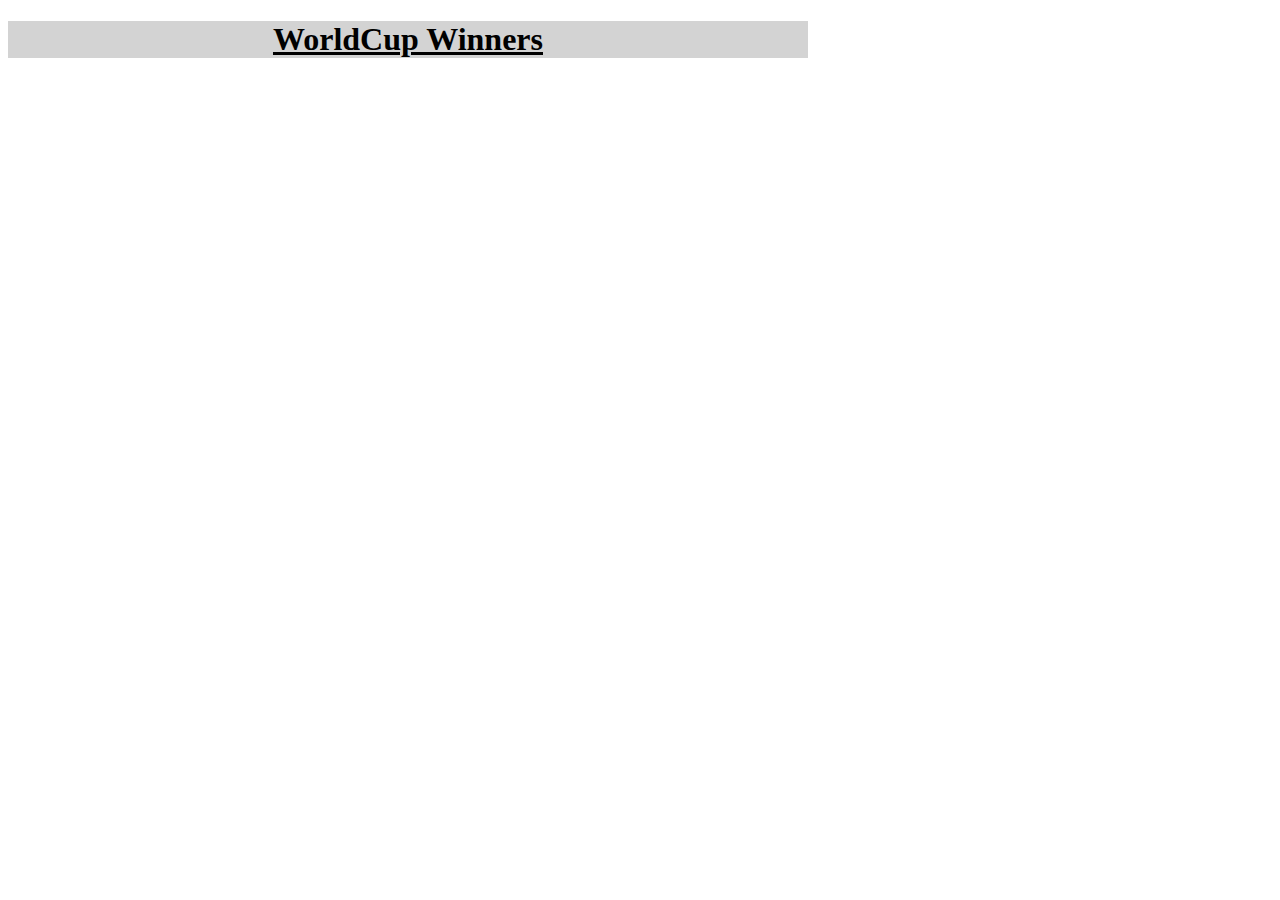
<file: BD11D3js-modern-web-visualisation/BD11D3js-modern-web-visualisation/Final_1/index.html>
<!DOCTYPE html>
<html lang="en">
<head>
    <meta charset="UTF-8">
    <meta http-equiv="X-UA-Compatible" content="IE=edge">
    <meta name="viewport" content="width=device-width, initial-scale=1.0">
    <script src='https://d3js.org/d3.v5.min.js'></script>
    <link rel="stylesheet" href="style.css">
    <title>WorldCup Winners</title>
</head>
<body>
    <div id="chart">
        <h1>WorldCup Winners</h1>
        </div>
        <script src="main.js"></script>
    </div>
</body>
</html>
</file>
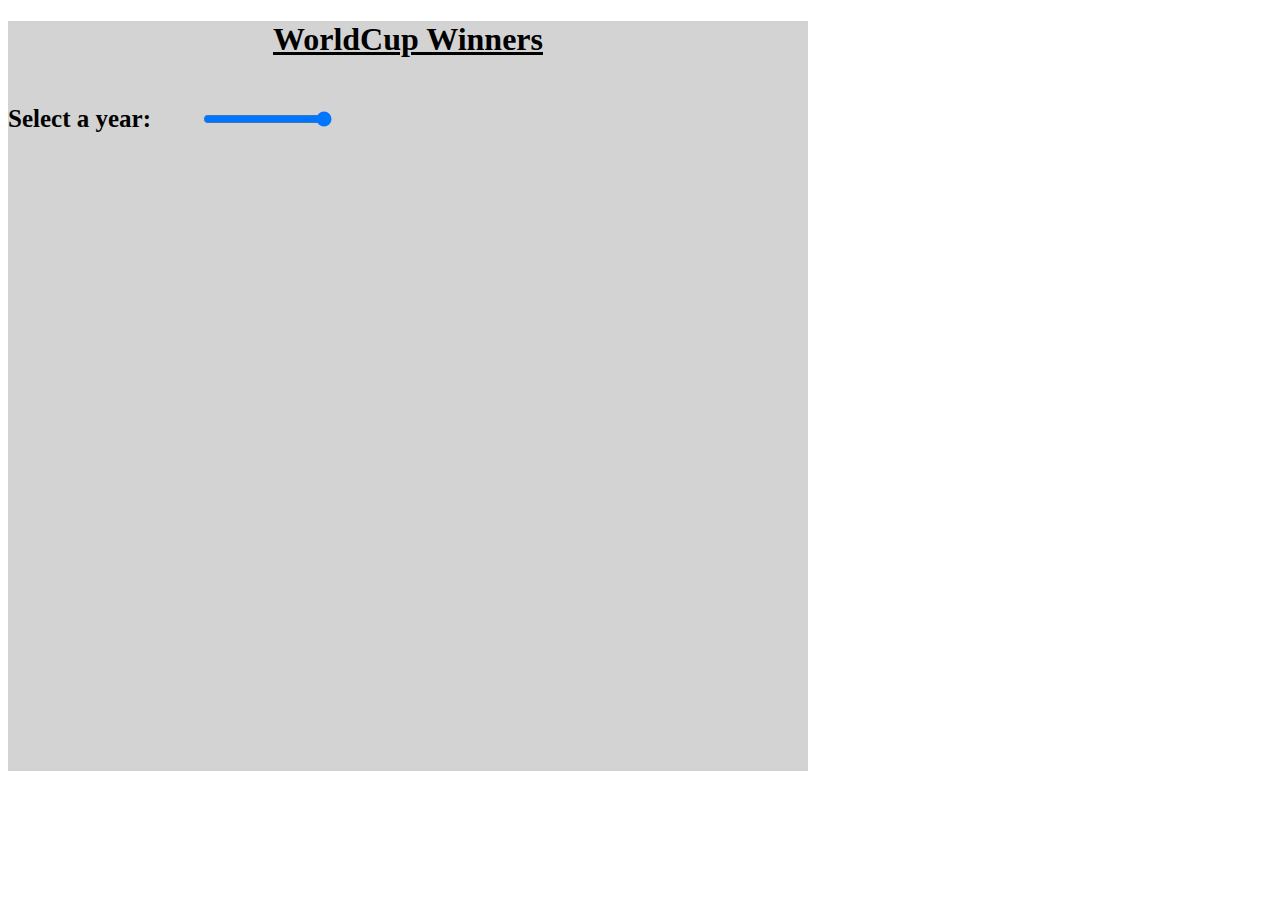
<file: BD11D3js-modern-web-visualisation/BD11D3js-modern-web-visualisation/Final_1_slider/index.html>
<!DOCTYPE html>
<html lang="en">
<head>
    <meta charset="UTF-8">
    <meta http-equiv="X-UA-Compatible" content="IE=edge">
    <meta name="viewport" content="width=device-width, initial-scale=1.0">
    <script src='https://d3js.org/d3.v5.min.js'></script>
    <link rel="stylesheet" href="style.css">
    <title>WorldCup Winners</title>
</head>
<body>
    <div id="chart">
        <h1>WorldCup Winners </h1>
        <script src="main.js"></script>
        <div class="slider">
            <h3>Select a year: </h3>
            <input type="range" id="year-slider" min="1930" max="2022" step="4" value="2022">
            <p id="year-display"></p>
        </div>
    </div>
</body>
</html>
</file>
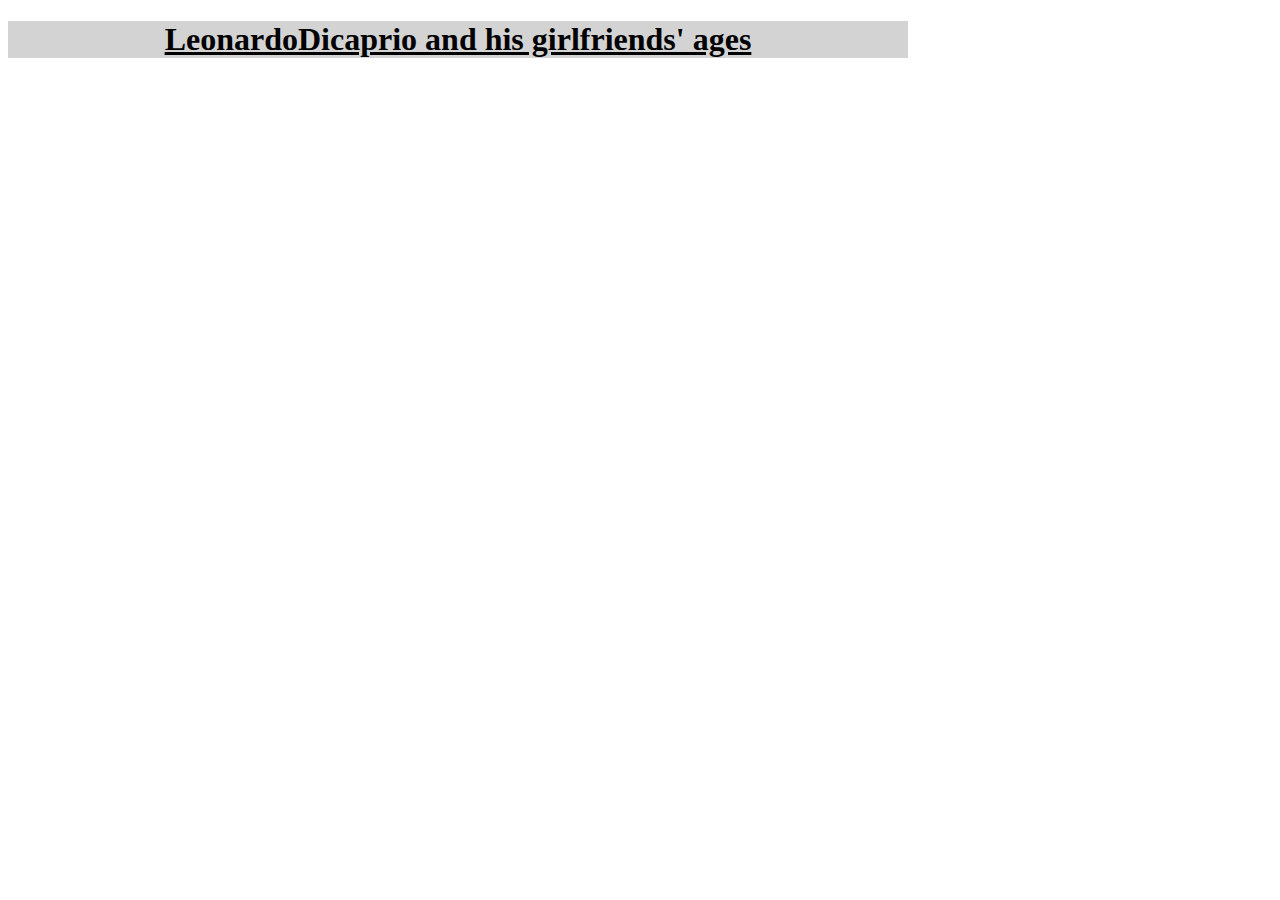
<file: BD11D3js-modern-web-visualisation/BD11D3js-modern-web-visualisation/Final_2/index.html>
<!DOCTYPE html>
<html lang="en">
<head>
    <meta charset="UTF-8">
    <meta http-equiv="X-UA-Compatible" content="IE=edge">
    <meta name="viewport" content="width=device-width, initial-scale=1.0">
    <script src='https://d3js.org/d3.v5.min.js'></script>
    <link rel="stylesheet" href="style.css">
    <title>Leo & Girlfriends</title>
</head>
<body>
    <div id="chart">
    <h1>LeonardoDicaprio and his girlfriends' ages</h1>
    <script src="main.js"></script>
    </div>
</body>
</html>
</file>
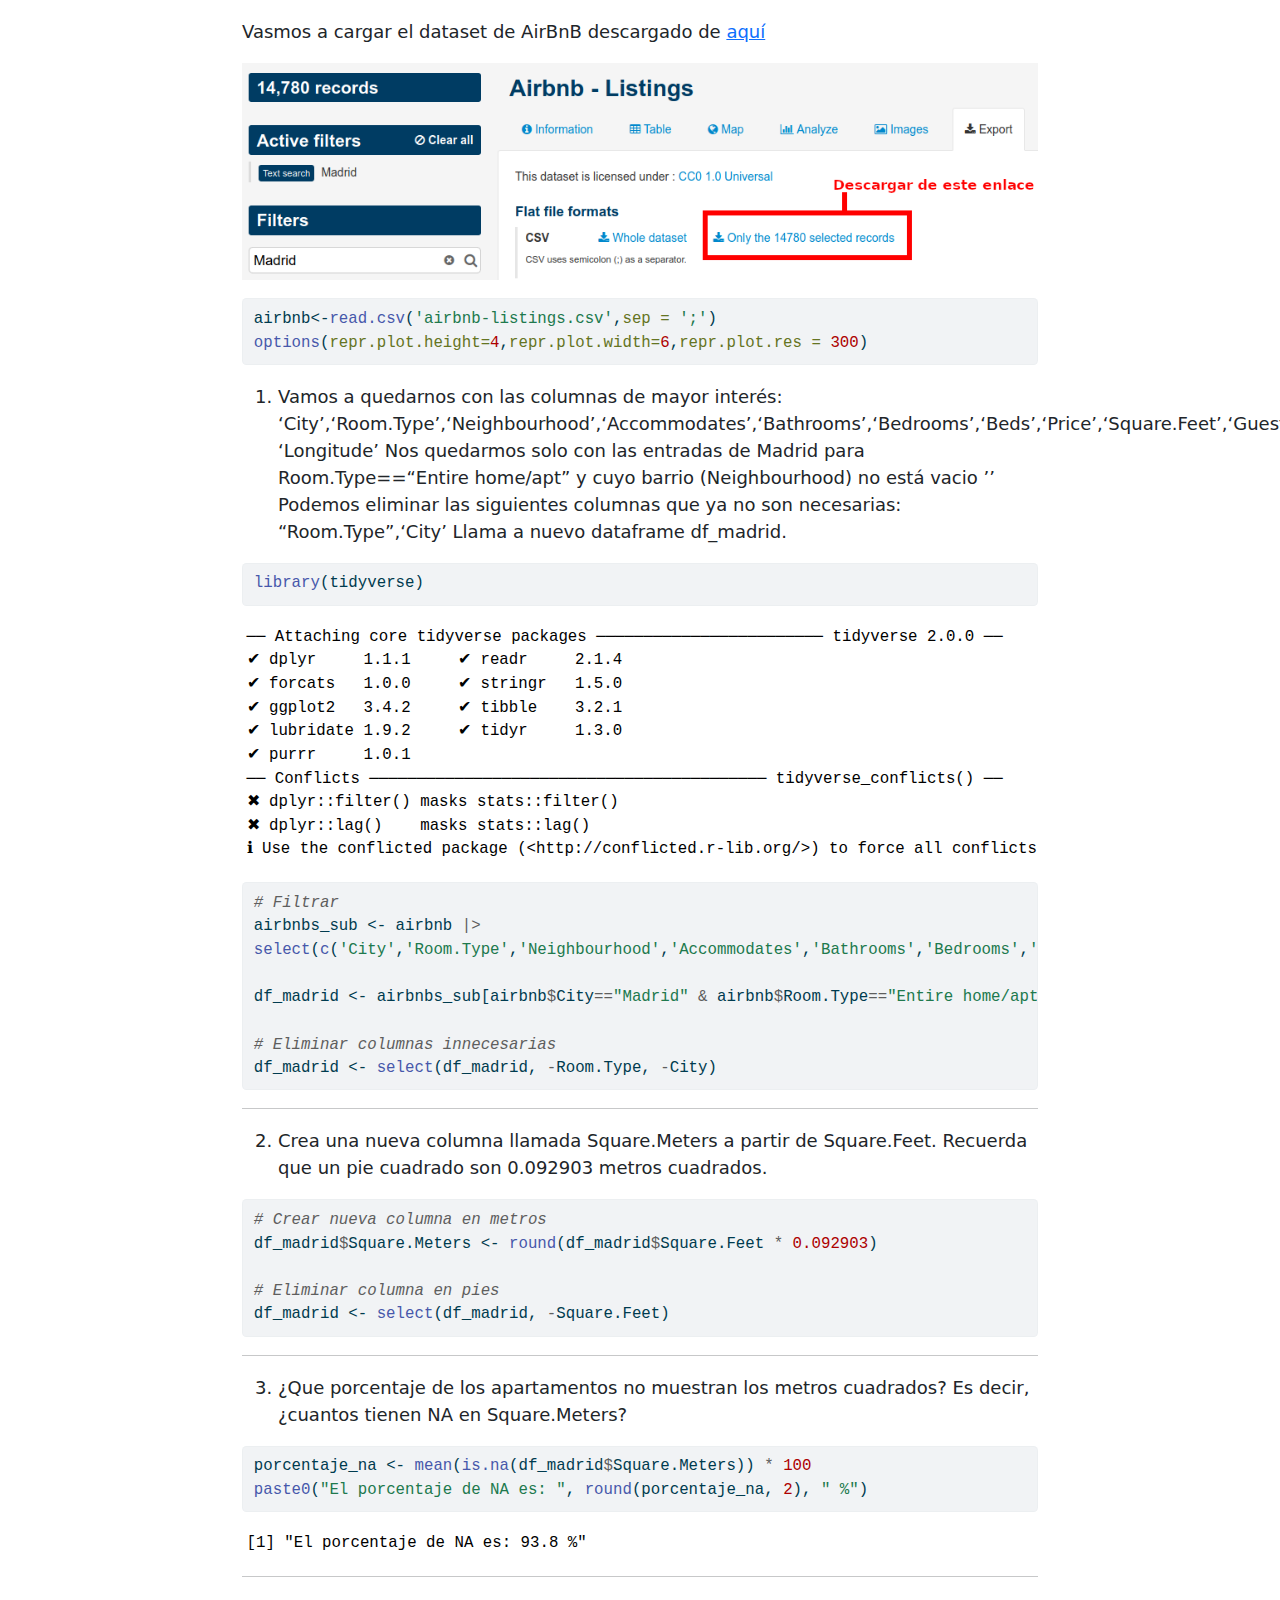
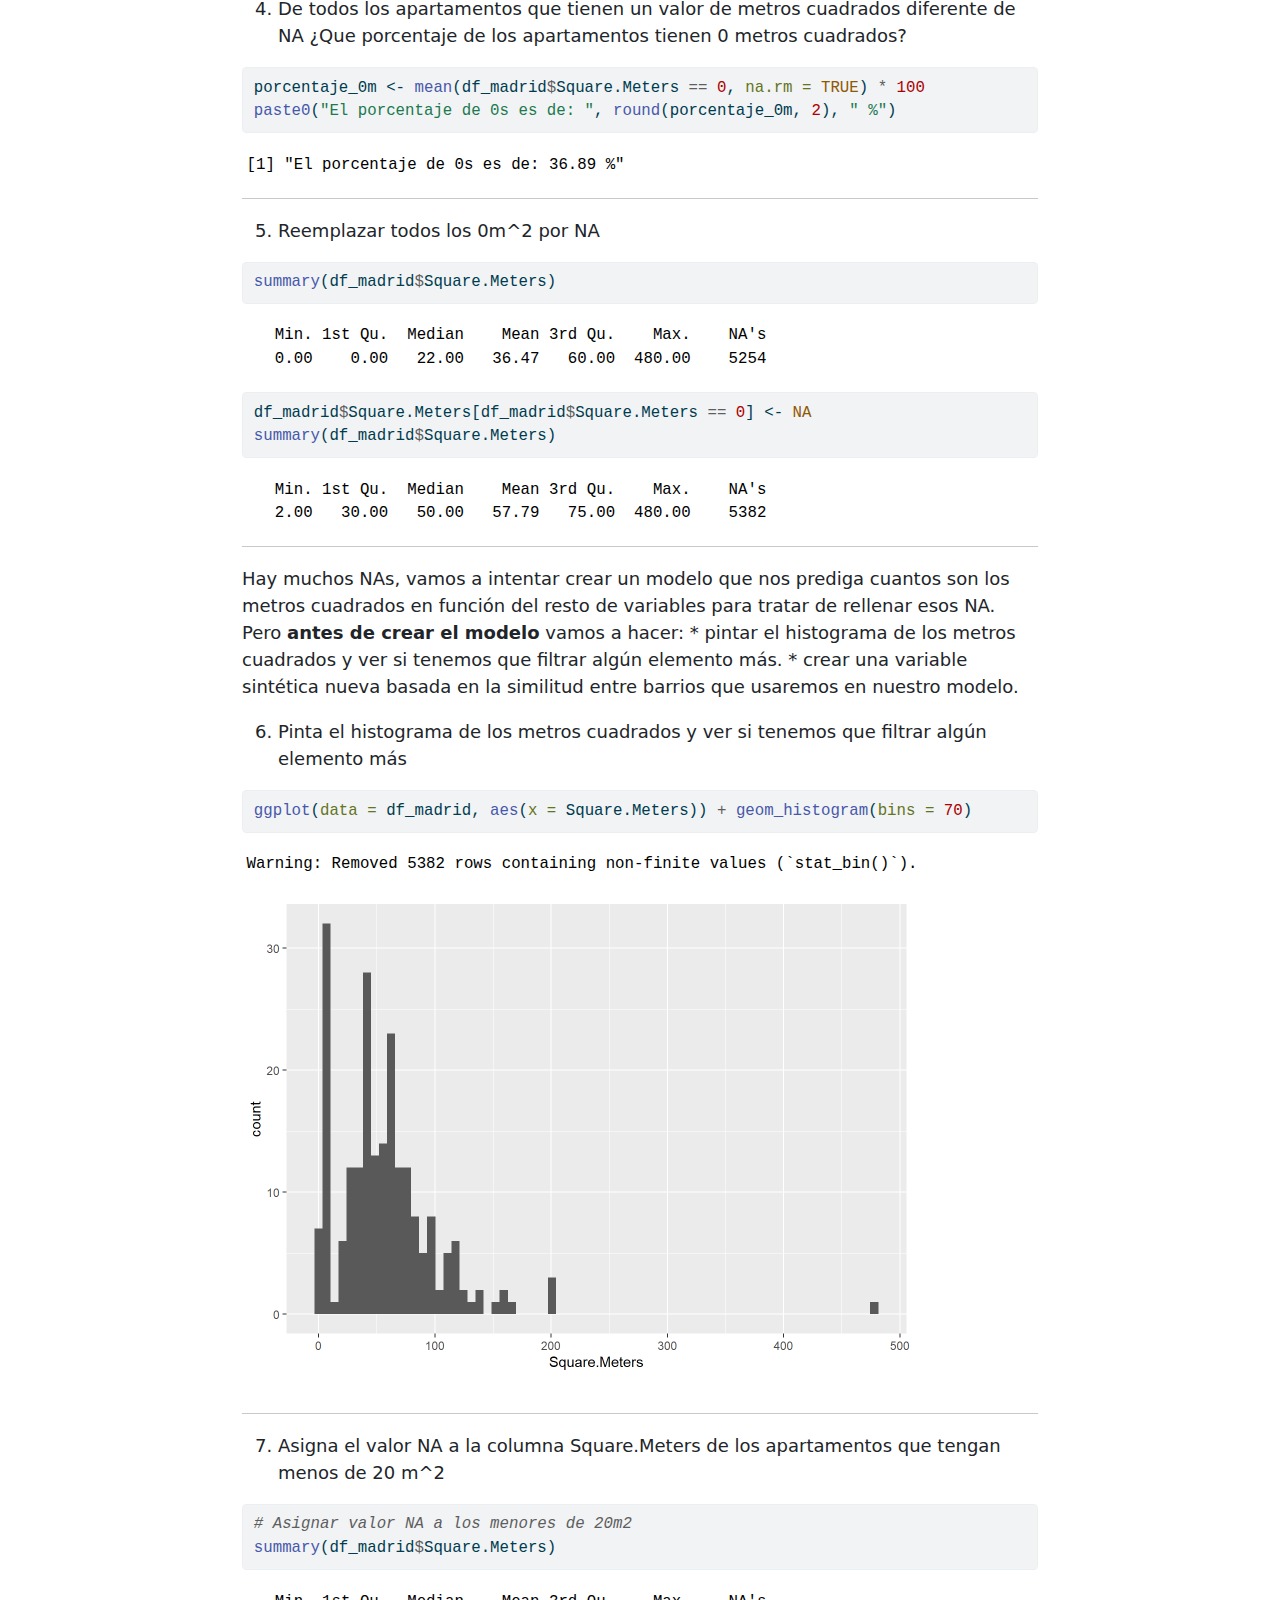
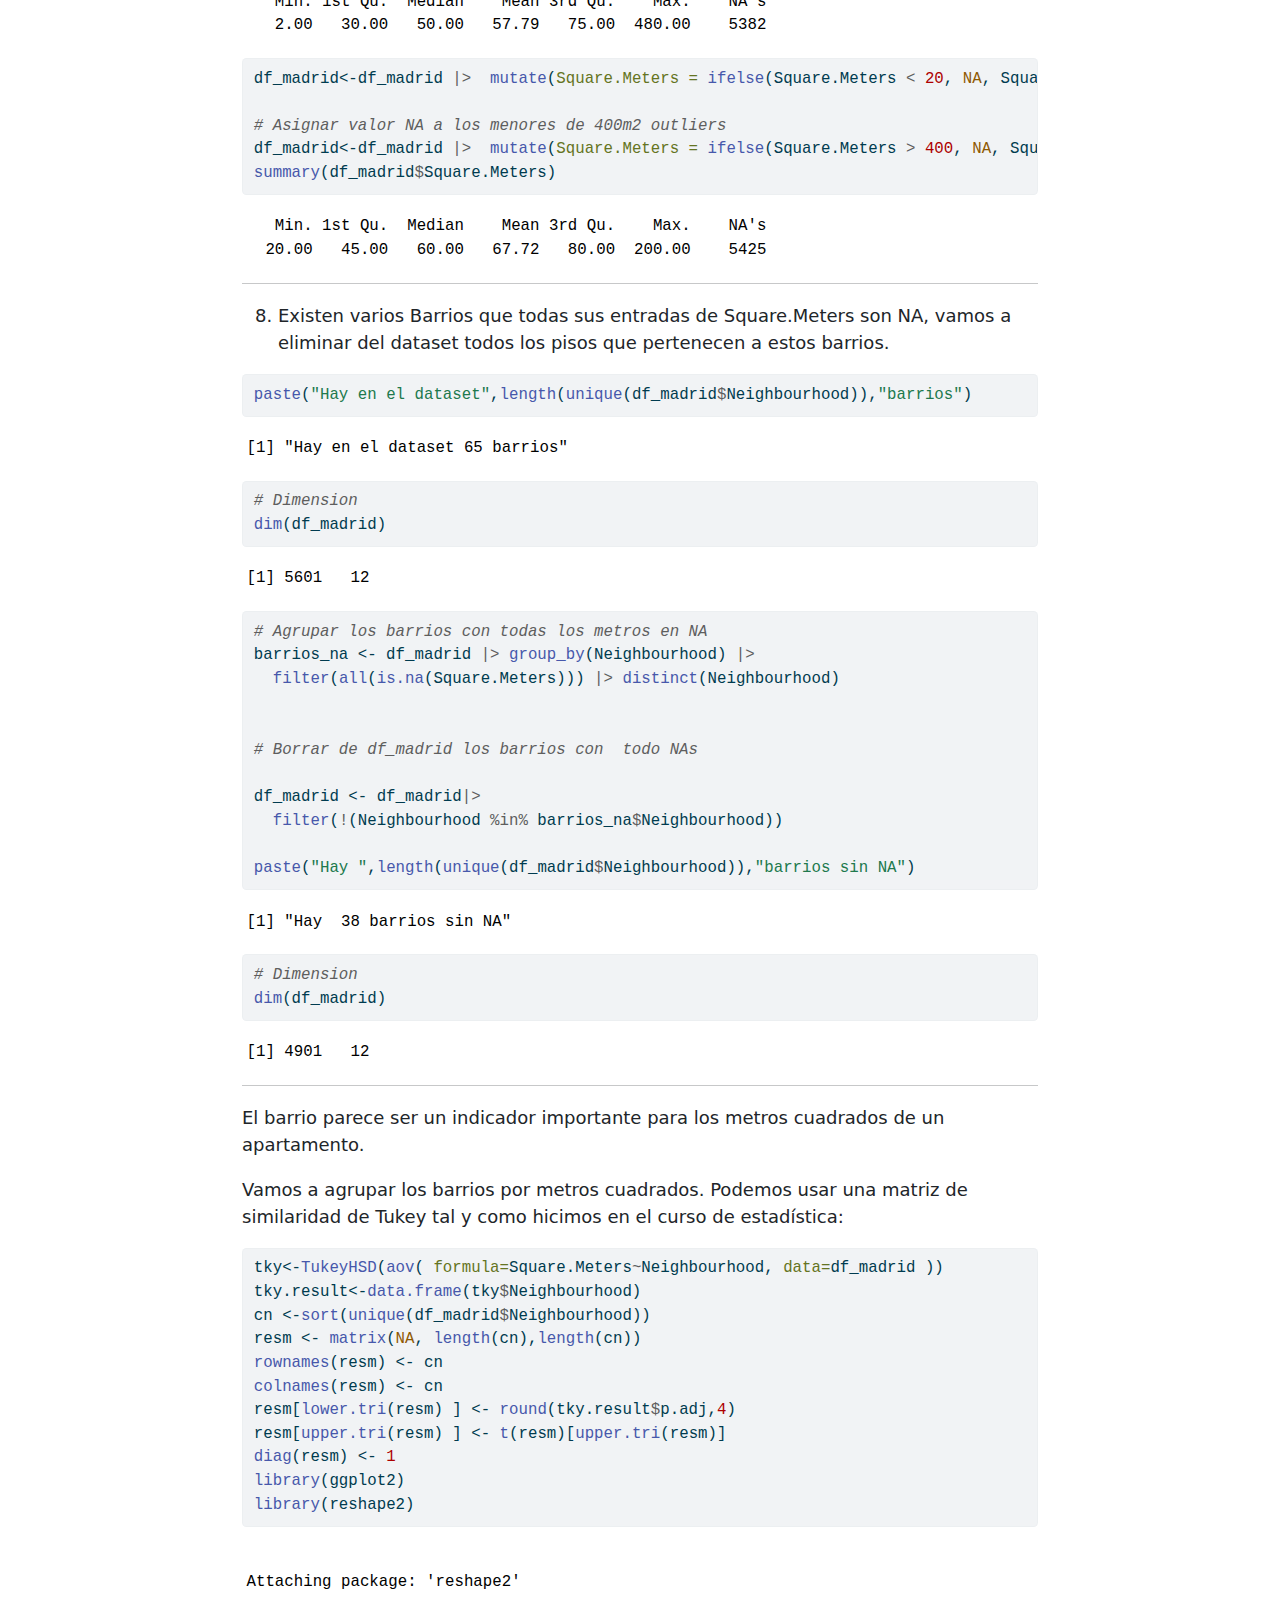
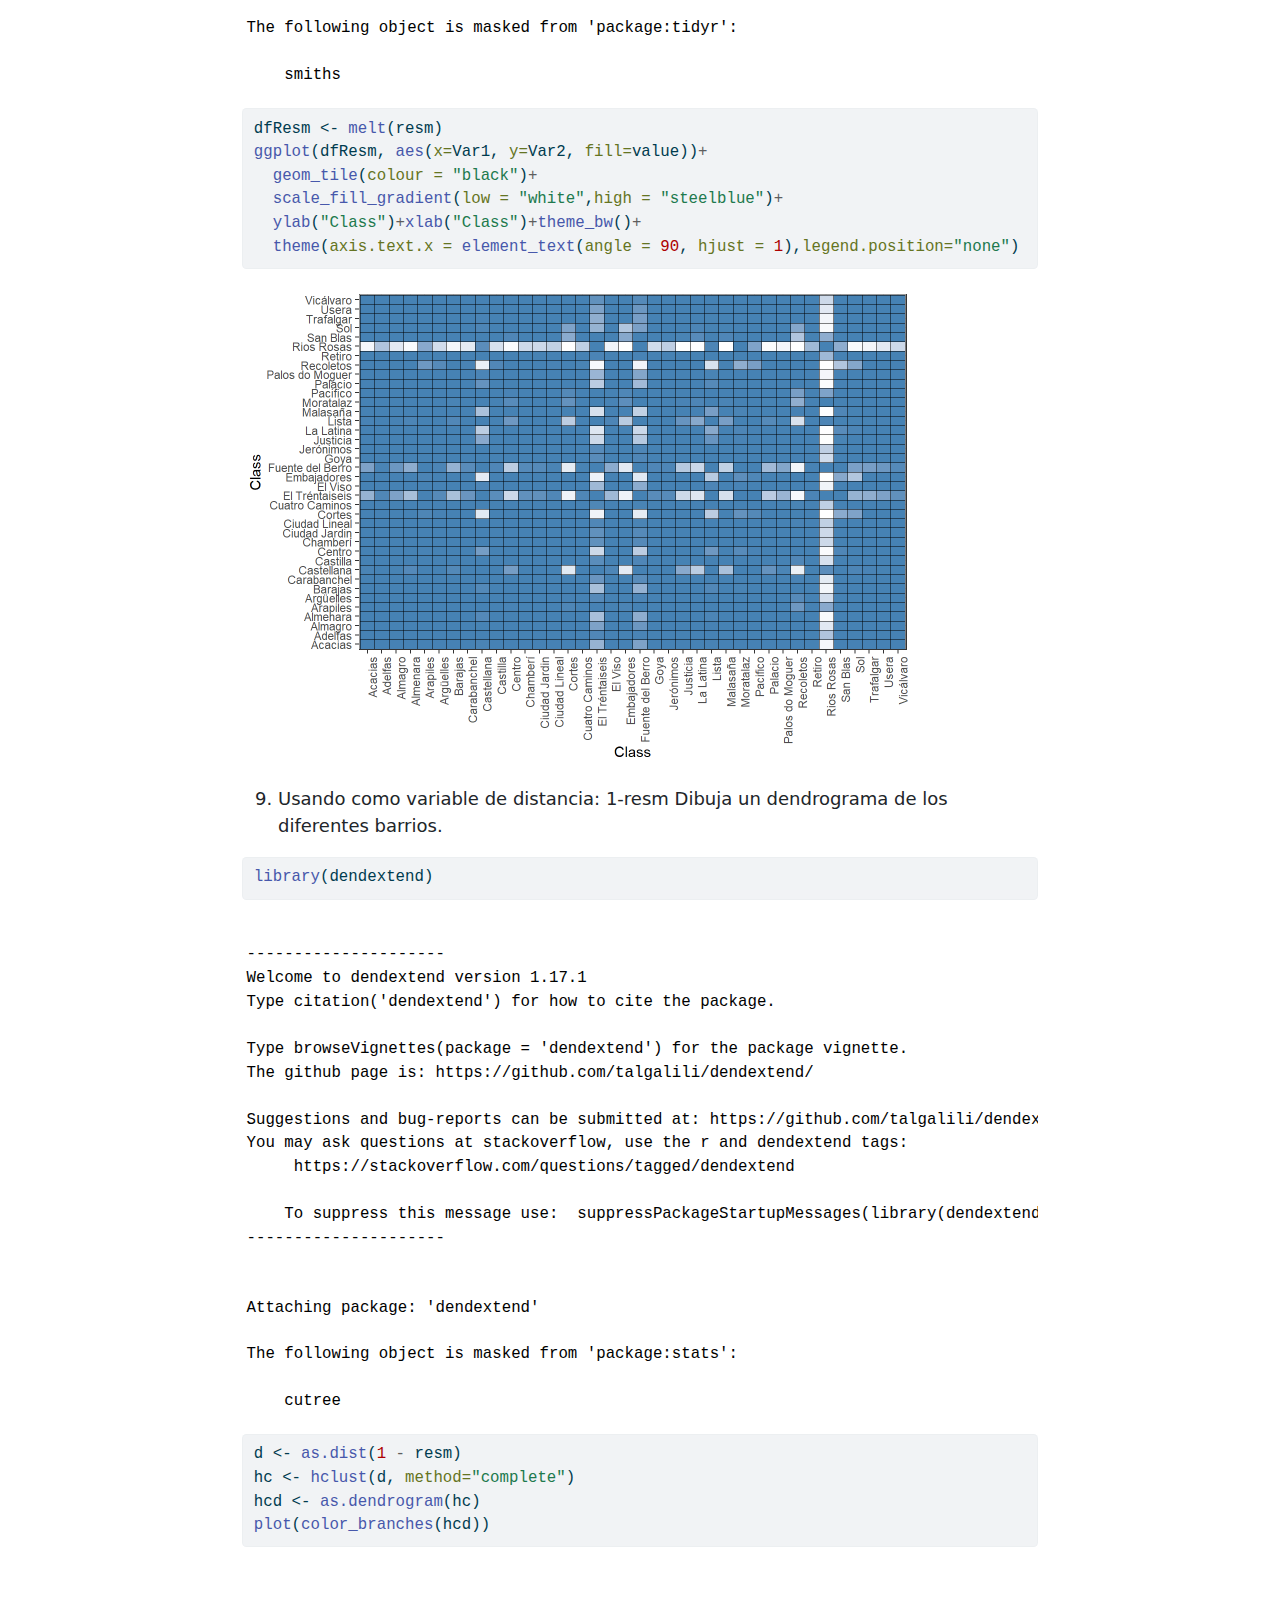
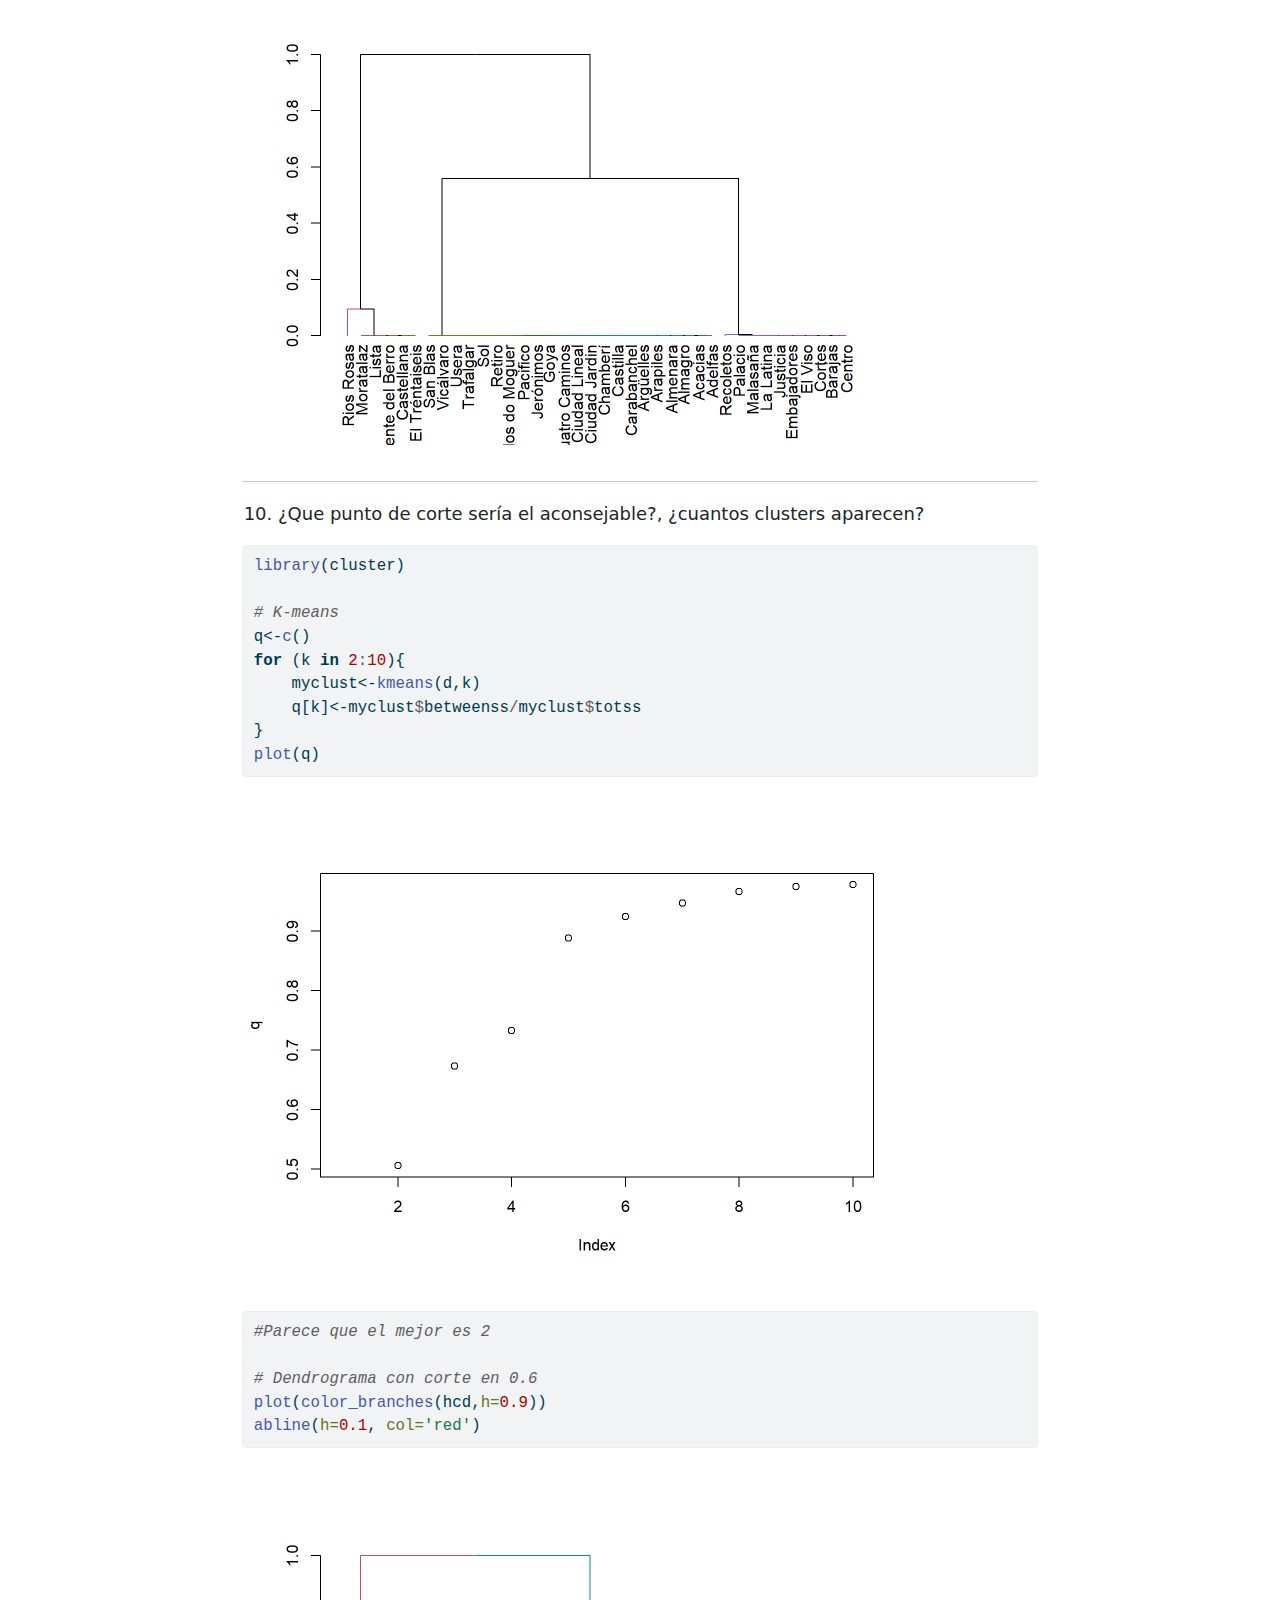
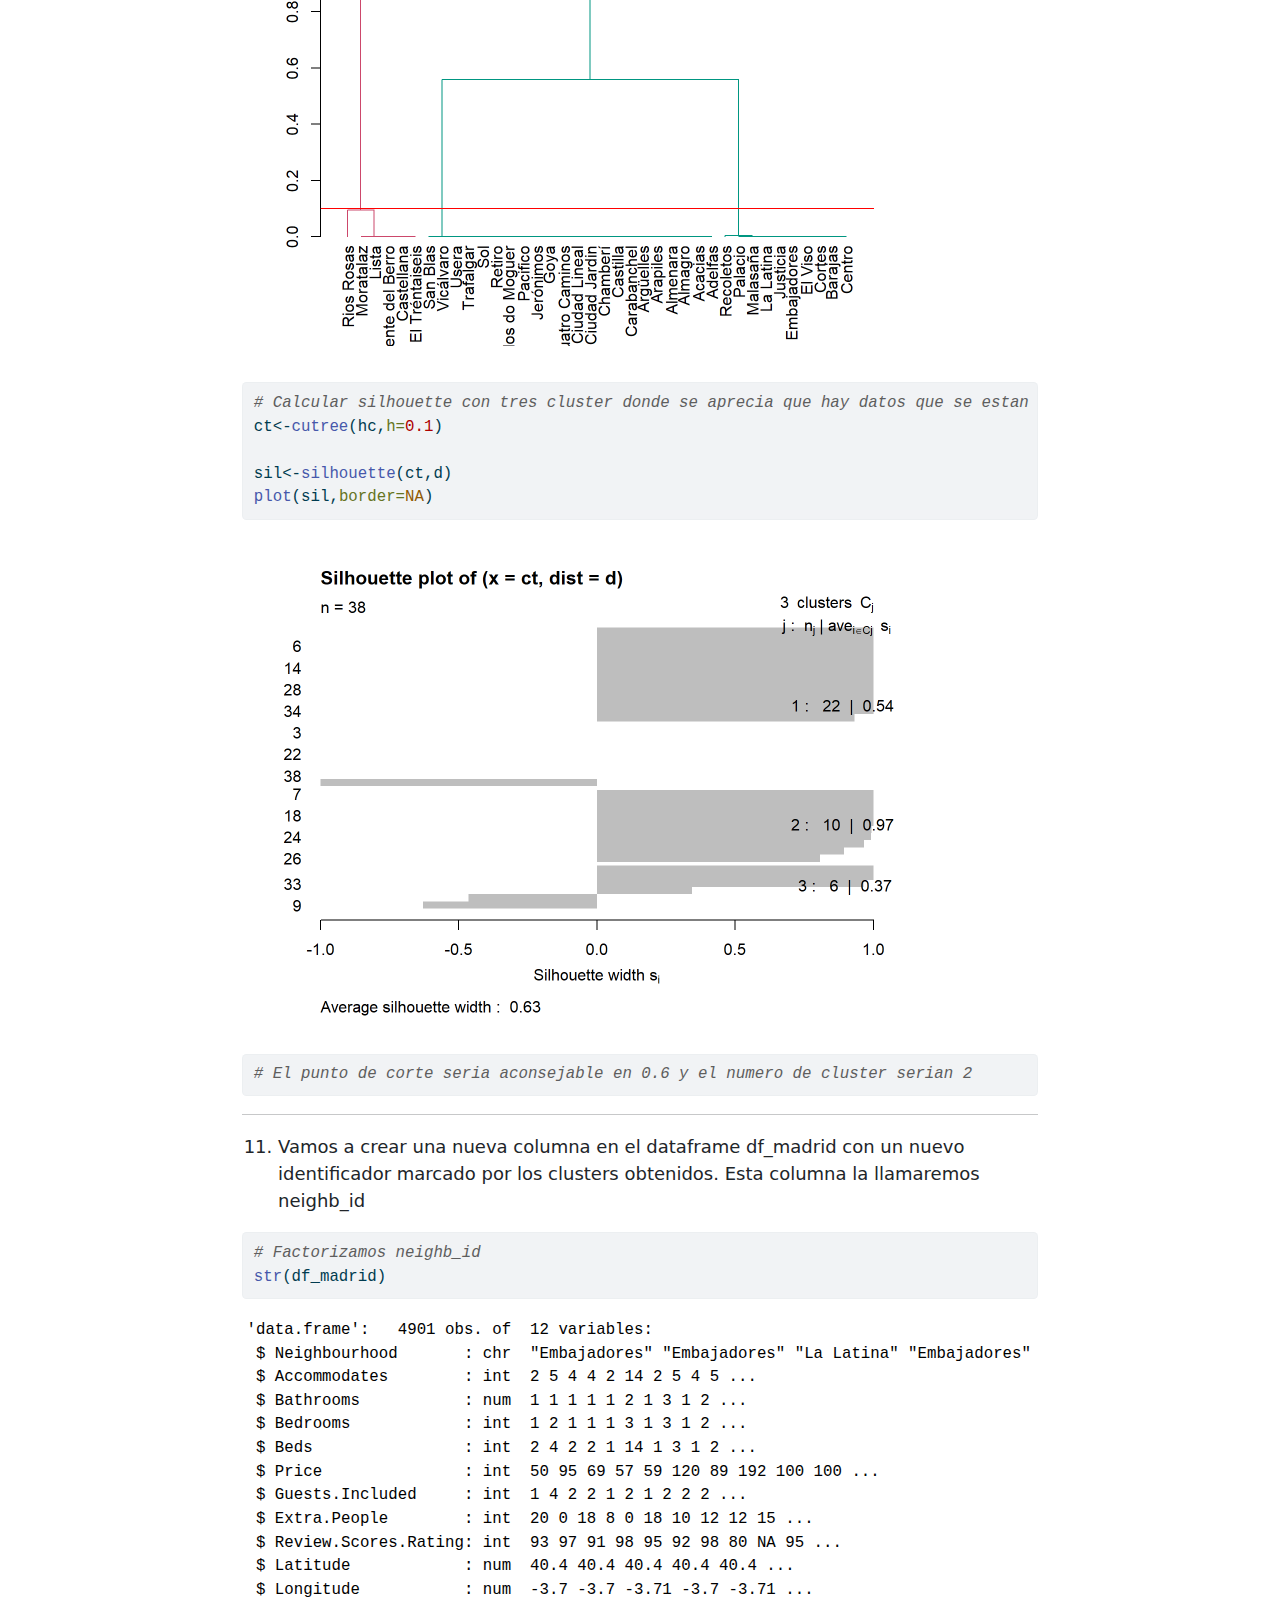
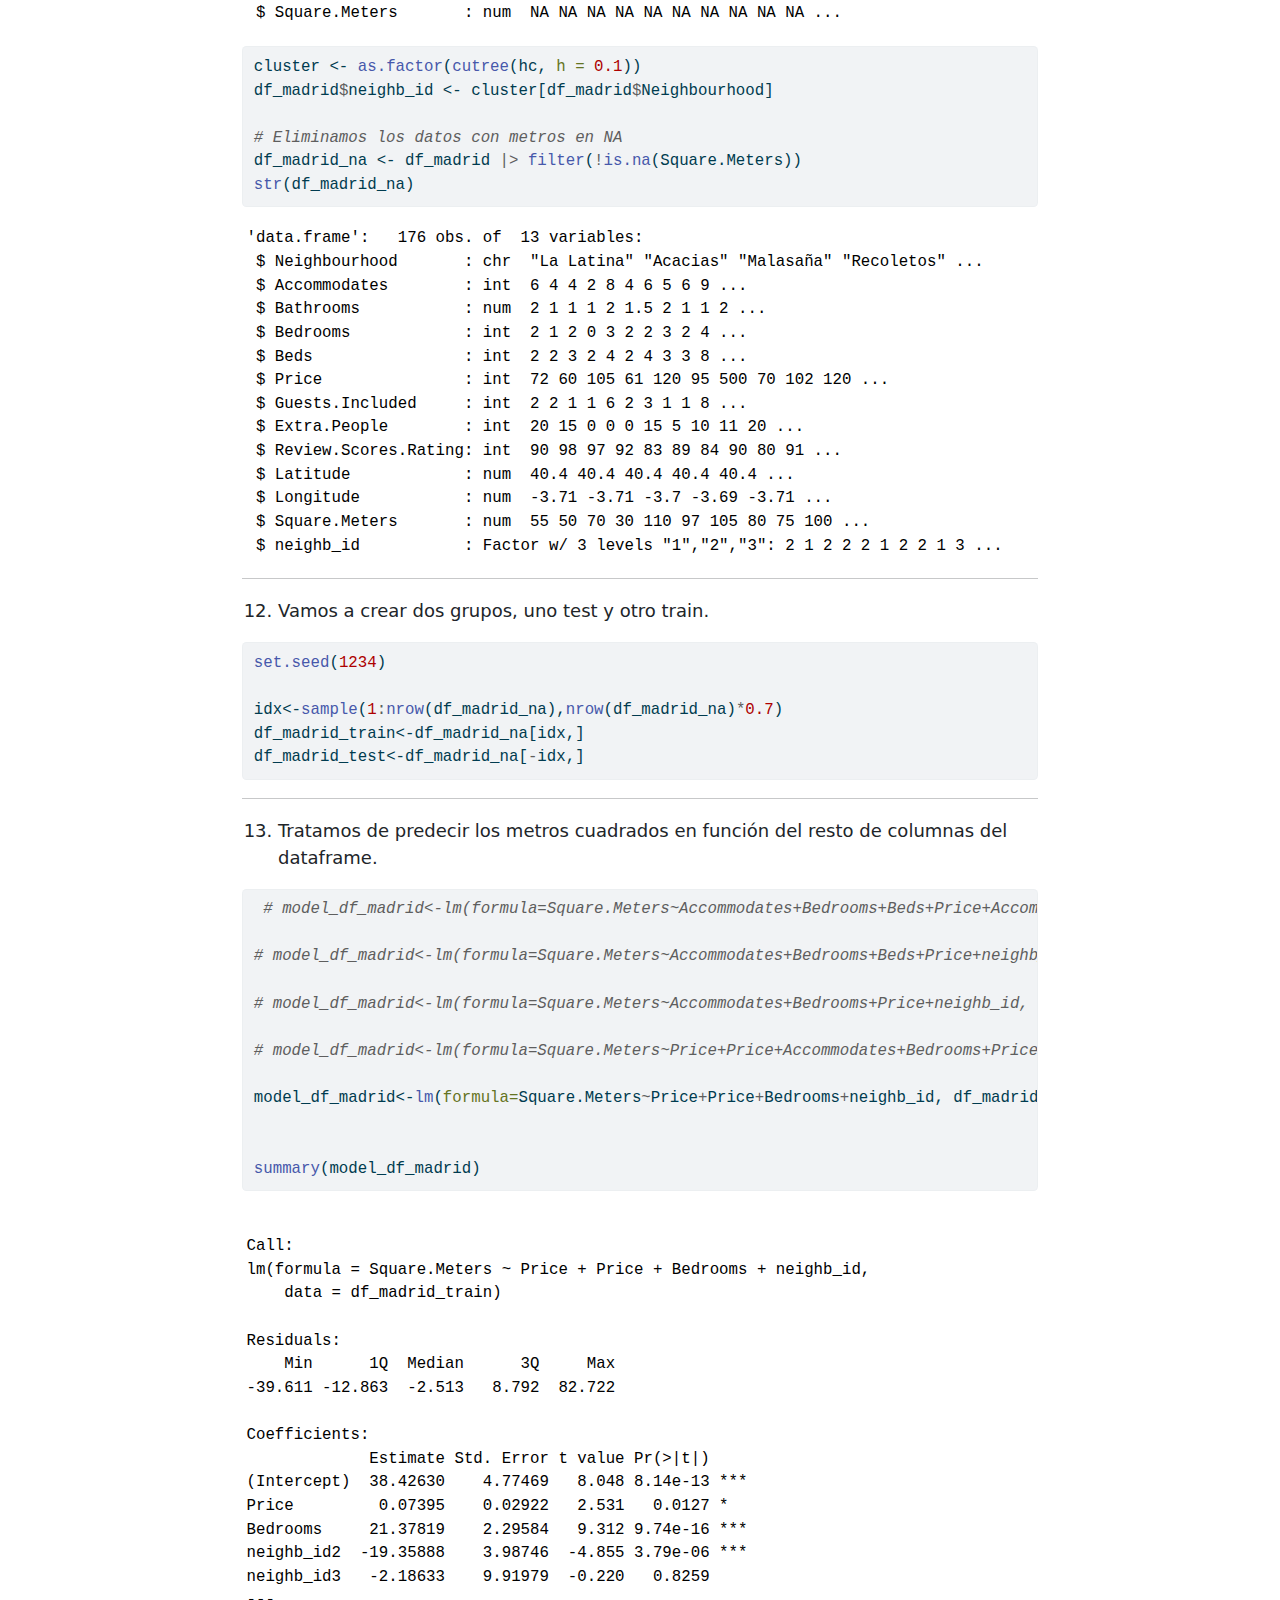
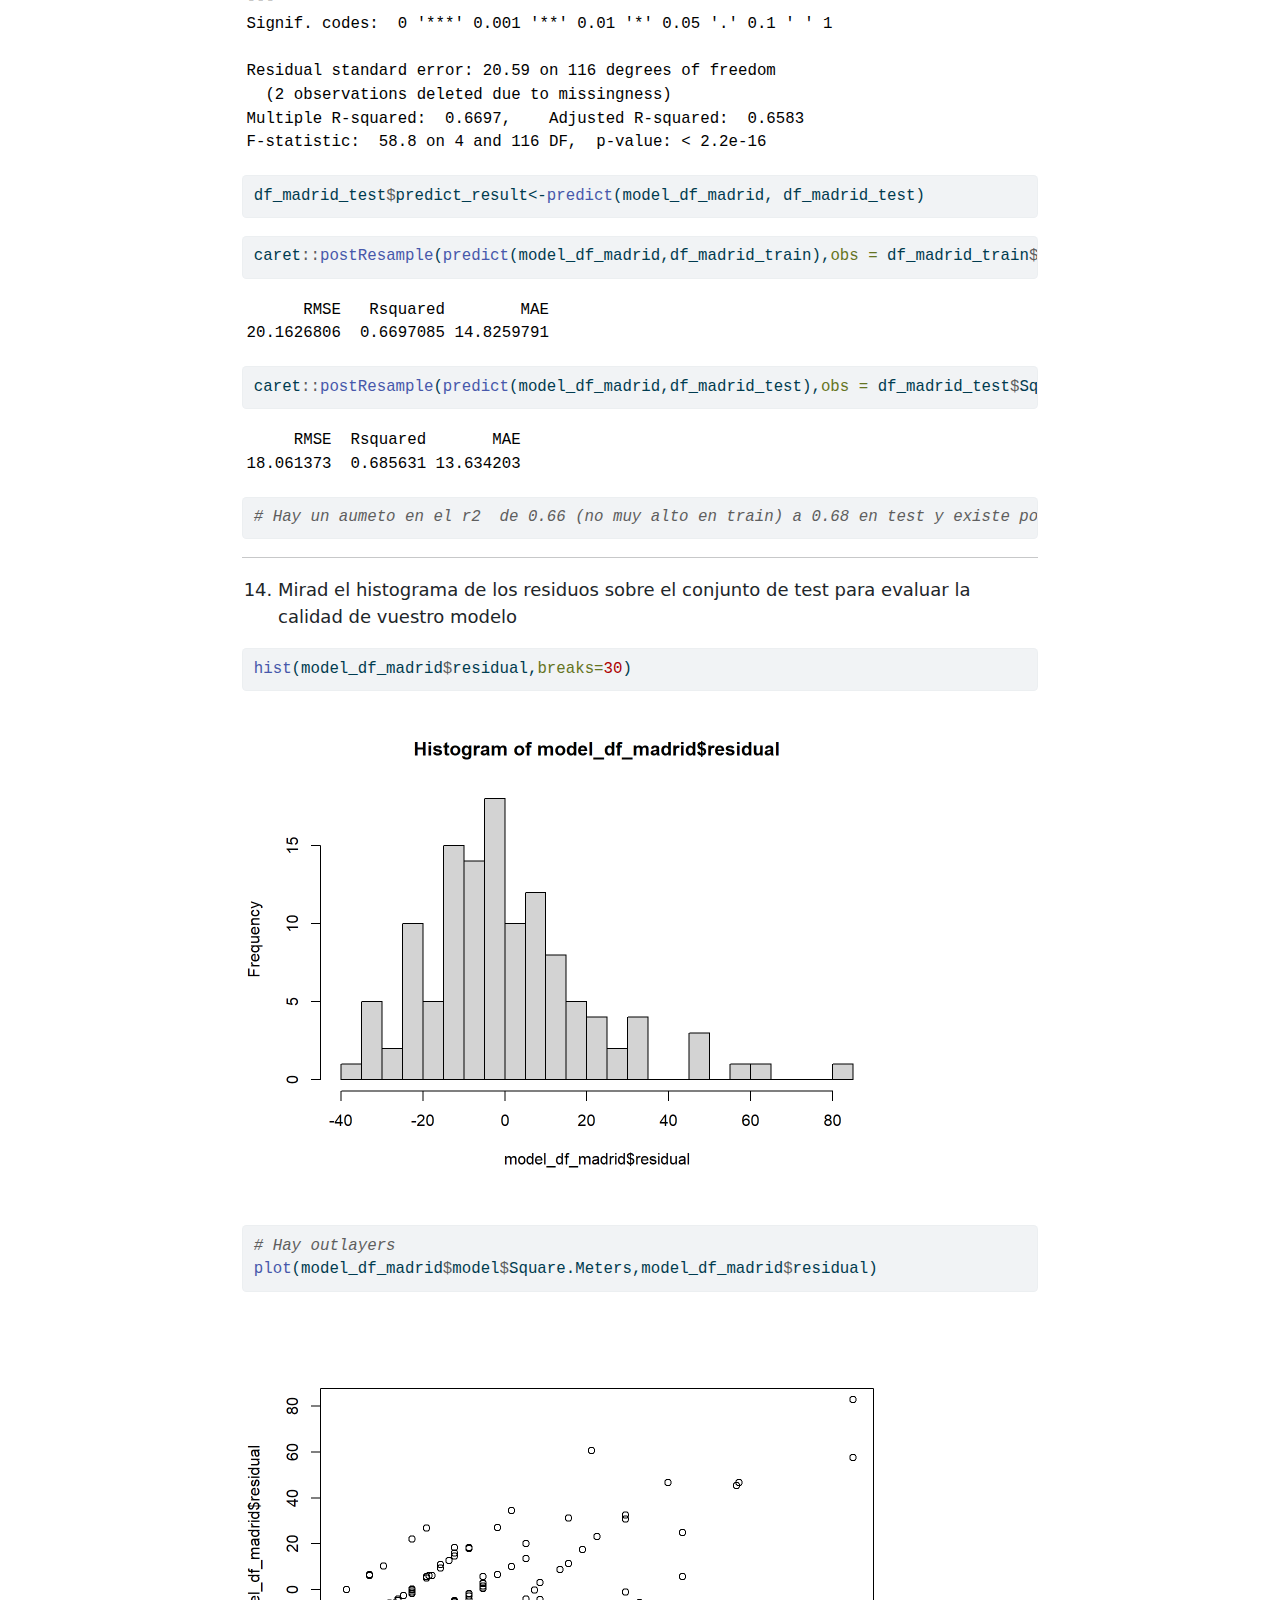
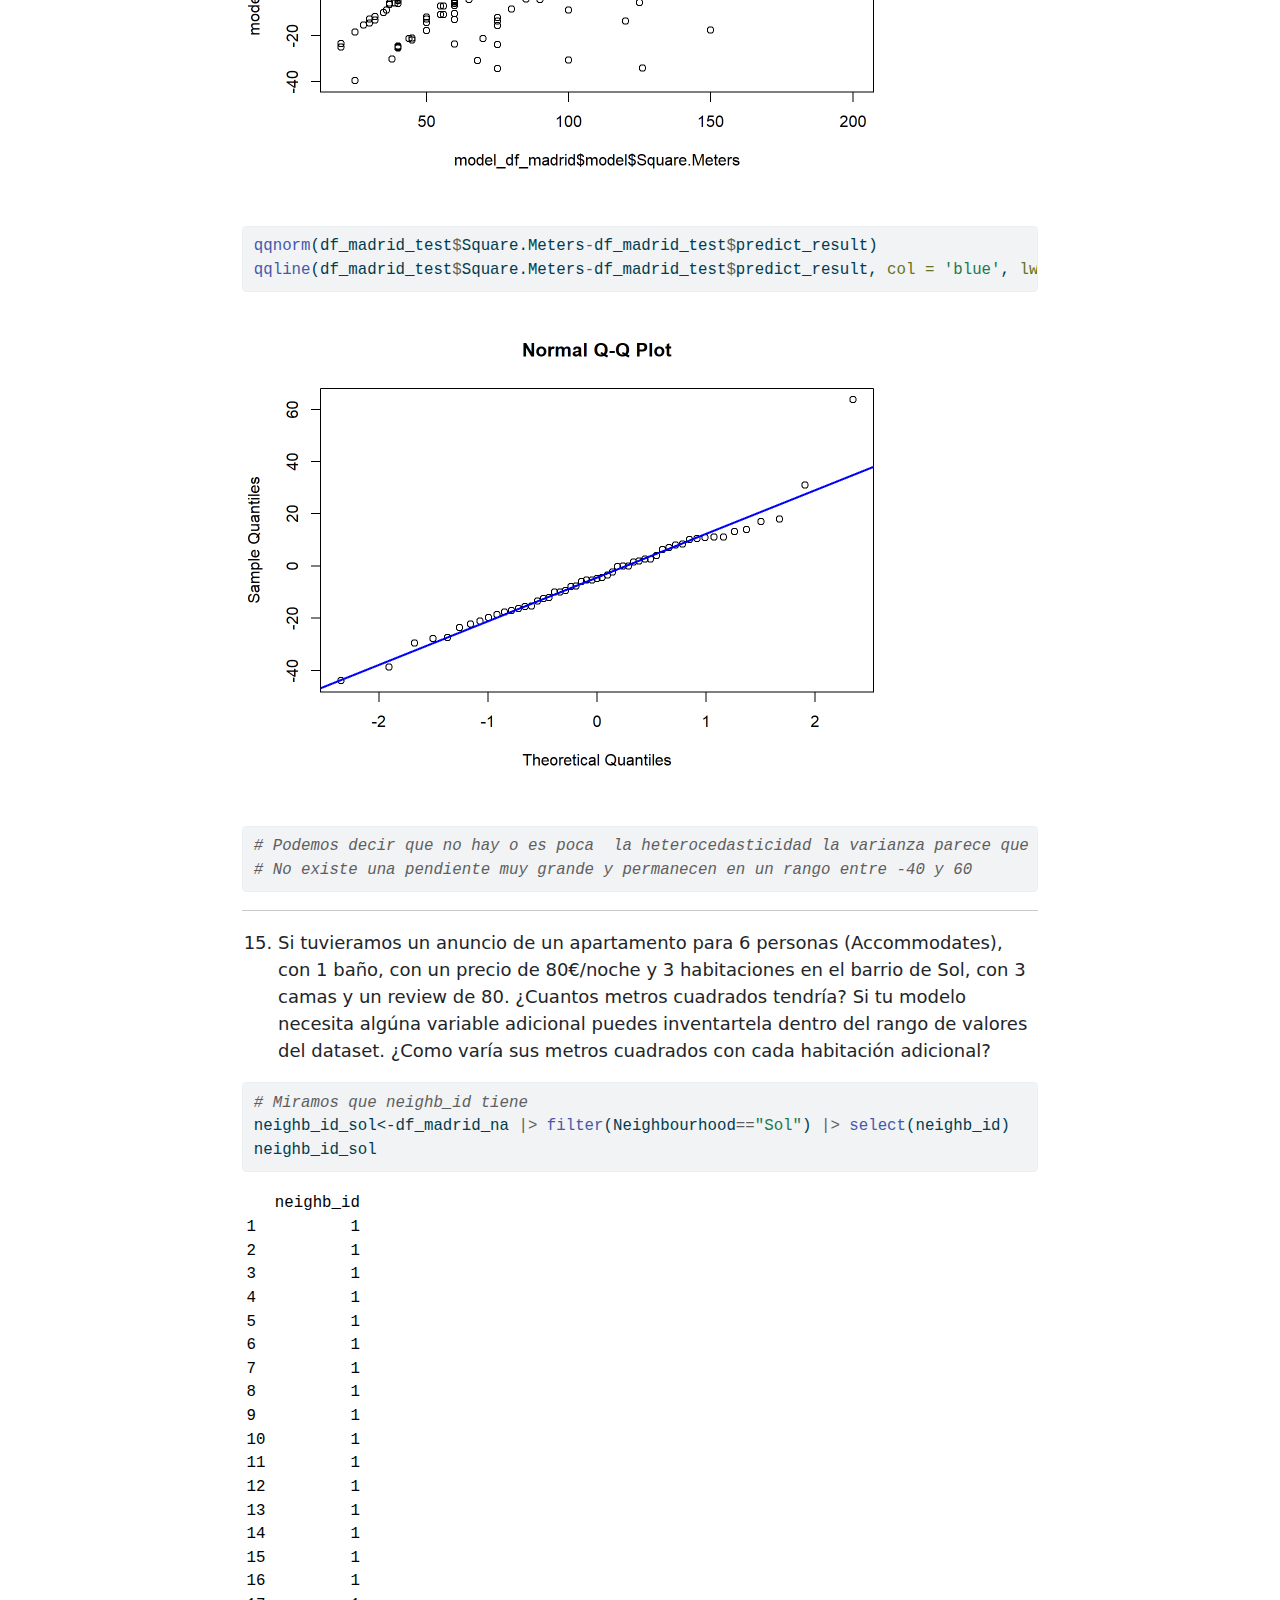
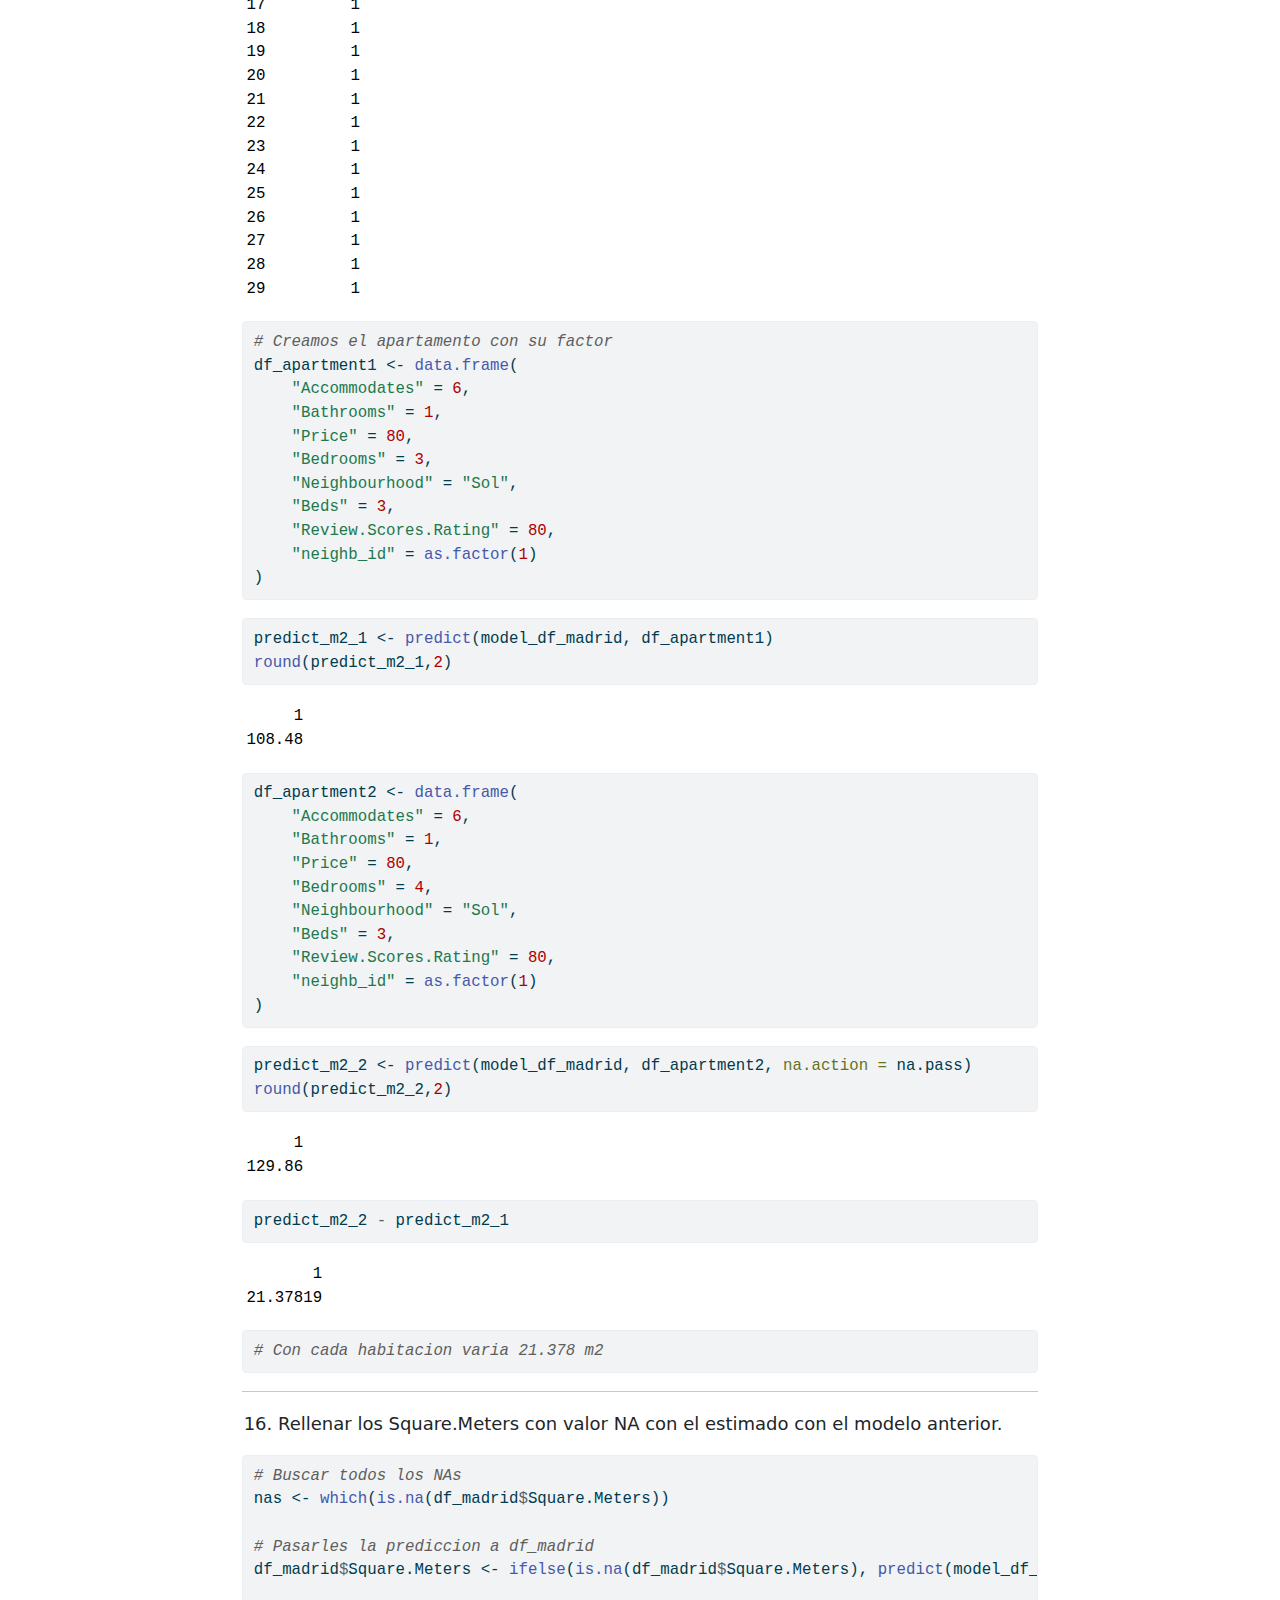
<file: BD11Data-mining/Practica-NombreAlumno.html>
<!DOCTYPE html>
<html xmlns="http://www.w3.org/1999/xhtml" lang="en" xml:lang="en"><head>

<meta charset="utf-8">
<meta name="generator" content="quarto-1.2.475">

<meta name="viewport" content="width=device-width, initial-scale=1.0, user-scalable=yes">


<title>practica-nombrealumno</title>
<style>
code{white-space: pre-wrap;}
span.smallcaps{font-variant: small-caps;}
div.columns{display: flex; gap: min(4vw, 1.5em);}
div.column{flex: auto; overflow-x: auto;}
div.hanging-indent{margin-left: 1.5em; text-indent: -1.5em;}
ul.task-list{list-style: none;}
ul.task-list li input[type="checkbox"] {
  width: 0.8em;
  margin: 0 0.8em 0.2em -1.6em;
  vertical-align: middle;
}
pre > code.sourceCode { white-space: pre; position: relative; }
pre > code.sourceCode > span { display: inline-block; line-height: 1.25; }
pre > code.sourceCode > span:empty { height: 1.2em; }
.sourceCode { overflow: visible; }
code.sourceCode > span { color: inherit; text-decoration: inherit; }
div.sourceCode { margin: 1em 0; }
pre.sourceCode { margin: 0; }
@media screen {
div.sourceCode { overflow: auto; }
}
@media print {
pre > code.sourceCode { white-space: pre-wrap; }
pre > code.sourceCode > span { text-indent: -5em; padding-left: 5em; }
}
pre.numberSource code
  { counter-reset: source-line 0; }
pre.numberSource code > span
  { position: relative; left: -4em; counter-increment: source-line; }
pre.numberSource code > span > a:first-child::before
  { content: counter(source-line);
    position: relative; left: -1em; text-align: right; vertical-align: baseline;
    border: none; display: inline-block;
    -webkit-touch-callout: none; -webkit-user-select: none;
    -khtml-user-select: none; -moz-user-select: none;
    -ms-user-select: none; user-select: none;
    padding: 0 4px; width: 4em;
    color: #aaaaaa;
  }
pre.numberSource { margin-left: 3em; border-left: 1px solid #aaaaaa;  padding-left: 4px; }
div.sourceCode
  {   }
@media screen {
pre > code.sourceCode > span > a:first-child::before { text-decoration: underline; }
}
code span.al { color: #ff0000; font-weight: bold; } /* Alert */
code span.an { color: #60a0b0; font-weight: bold; font-style: italic; } /* Annotation */
code span.at { color: #7d9029; } /* Attribute */
code span.bn { color: #40a070; } /* BaseN */
code span.bu { color: #008000; } /* BuiltIn */
code span.cf { color: #007020; font-weight: bold; } /* ControlFlow */
code span.ch { color: #4070a0; } /* Char */
code span.cn { color: #880000; } /* Constant */
code span.co { color: #60a0b0; font-style: italic; } /* Comment */
code span.cv { color: #60a0b0; font-weight: bold; font-style: italic; } /* CommentVar */
code span.do { color: #ba2121; font-style: italic; } /* Documentation */
code span.dt { color: #902000; } /* DataType */
code span.dv { color: #40a070; } /* DecVal */
code span.er { color: #ff0000; font-weight: bold; } /* Error */
code span.ex { } /* Extension */
code span.fl { color: #40a070; } /* Float */
code span.fu { color: #06287e; } /* Function */
code span.im { color: #008000; font-weight: bold; } /* Import */
code span.in { color: #60a0b0; font-weight: bold; font-style: italic; } /* Information */
code span.kw { color: #007020; font-weight: bold; } /* Keyword */
code span.op { color: #666666; } /* Operator */
code span.ot { color: #007020; } /* Other */
code span.pp { color: #bc7a00; } /* Preprocessor */
code span.sc { color: #4070a0; } /* SpecialChar */
code span.ss { color: #bb6688; } /* SpecialString */
code span.st { color: #4070a0; } /* String */
code span.va { color: #19177c; } /* Variable */
code span.vs { color: #4070a0; } /* VerbatimString */
code span.wa { color: #60a0b0; font-weight: bold; font-style: italic; } /* Warning */
</style>


<script src="Practica-NombreAlumno_files/libs/clipboard/clipboard.min.js"></script>
<script src="Practica-NombreAlumno_files/libs/quarto-html/quarto.js"></script>
<script src="Practica-NombreAlumno_files/libs/quarto-html/popper.min.js"></script>
<script src="Practica-NombreAlumno_files/libs/quarto-html/tippy.umd.min.js"></script>
<script src="Practica-NombreAlumno_files/libs/quarto-html/anchor.min.js"></script>
<link href="Practica-NombreAlumno_files/libs/quarto-html/tippy.css" rel="stylesheet">
<link href="Practica-NombreAlumno_files/libs/quarto-html/quarto-syntax-highlighting.css" rel="stylesheet" id="quarto-text-highlighting-styles">
<script src="Practica-NombreAlumno_files/libs/bootstrap/bootstrap.min.js"></script>
<link href="Practica-NombreAlumno_files/libs/bootstrap/bootstrap-icons.css" rel="stylesheet">
<link href="Practica-NombreAlumno_files/libs/bootstrap/bootstrap.min.css" rel="stylesheet" id="quarto-bootstrap" data-mode="light">


</head>

<body class="fullcontent">

<div id="quarto-content" class="page-columns page-rows-contents page-layout-article">

<main class="content" id="quarto-document-content">



<p>Vasmos a cargar el dataset de AirBnB descargado de <a href="https://public.opendatasoft.com/explore/dataset/airbnb-listings/export/?disjunctive.host_verifications&amp;disjunctive.amenities&amp;disjunctive.features&amp;q=Madrid&amp;dataChart=[base64]%3D&amp;location=16,41.38377,2.15774&amp;basemap=jawg.streets">aquí</a></p>
<p><img src="descargar.png" class="img-fluid"></p>
<div class="cell">
<div class="sourceCode cell-code" id="cb1"><pre class="sourceCode r code-with-copy"><code class="sourceCode r"><span id="cb1-1"><a href="#cb1-1" aria-hidden="true" tabindex="-1"></a>airbnb<span class="ot">&lt;-</span><span class="fu">read.csv</span>(<span class="st">'airbnb-listings.csv'</span>,<span class="at">sep =</span> <span class="st">';'</span>)</span>
<span id="cb1-2"><a href="#cb1-2" aria-hidden="true" tabindex="-1"></a><span class="fu">options</span>(<span class="at">repr.plot.height=</span><span class="dv">4</span>,<span class="at">repr.plot.width=</span><span class="dv">6</span>,<span class="at">repr.plot.res =</span> <span class="dv">300</span>)</span></code><button title="Copy to Clipboard" class="code-copy-button"><i class="bi"></i></button></pre></div>
</div>
<ol type="1">
<li>Vamos a quedarnos con las columnas de mayor interés: ‘City’,‘Room.Type’,‘Neighbourhood’,‘Accommodates’,‘Bathrooms’,‘Bedrooms’,‘Beds’,‘Price’,‘Square.Feet’,‘Guests.Included’,‘Extra.People’,‘Review.Scores.Rating’,‘Latitude’, ‘Longitude’ Nos quedarmos solo con las entradas de Madrid para Room.Type==“Entire home/apt” y cuyo barrio (Neighbourhood) no está vacio ’’ Podemos eliminar las siguientes columnas que ya no son necesarias: “Room.Type”,‘City’ Llama a nuevo dataframe df_madrid.</li>
</ol>
<div class="cell">
<div class="sourceCode cell-code" id="cb2"><pre class="sourceCode r code-with-copy"><code class="sourceCode r"><span id="cb2-1"><a href="#cb2-1" aria-hidden="true" tabindex="-1"></a><span class="fu">library</span>(tidyverse)</span></code><button title="Copy to Clipboard" class="code-copy-button"><i class="bi"></i></button></pre></div>
<div class="cell-output cell-output-stderr">
<pre><code>── Attaching core tidyverse packages ──────────────────────── tidyverse 2.0.0 ──
✔ dplyr     1.1.1     ✔ readr     2.1.4
✔ forcats   1.0.0     ✔ stringr   1.5.0
✔ ggplot2   3.4.2     ✔ tibble    3.2.1
✔ lubridate 1.9.2     ✔ tidyr     1.3.0
✔ purrr     1.0.1     
── Conflicts ────────────────────────────────────────── tidyverse_conflicts() ──
✖ dplyr::filter() masks stats::filter()
✖ dplyr::lag()    masks stats::lag()
ℹ Use the conflicted package (&lt;http://conflicted.r-lib.org/&gt;) to force all conflicts to become errors</code></pre>
</div>
<div class="sourceCode cell-code" id="cb4"><pre class="sourceCode r code-with-copy"><code class="sourceCode r"><span id="cb4-1"><a href="#cb4-1" aria-hidden="true" tabindex="-1"></a><span class="co"># Filtrar </span></span>
<span id="cb4-2"><a href="#cb4-2" aria-hidden="true" tabindex="-1"></a>airbnbs_sub <span class="ot">&lt;-</span> airbnb <span class="sc">|&gt;</span></span>
<span id="cb4-3"><a href="#cb4-3" aria-hidden="true" tabindex="-1"></a><span class="fu">select</span>(<span class="fu">c</span>(<span class="st">'City'</span>,<span class="st">'Room.Type'</span>,<span class="st">'Neighbourhood'</span>,<span class="st">'Accommodates'</span>,<span class="st">'Bathrooms'</span>,<span class="st">'Bedrooms'</span>,<span class="st">'Beds'</span>,<span class="st">'Price'</span>,<span class="st">'Square.Feet'</span>,<span class="st">'Guests.Included'</span>,<span class="st">'Extra.People'</span>,<span class="st">'Review.Scores.Rating'</span>,<span class="st">'Latitude'</span>, <span class="st">'Longitude'</span> ))</span>
<span id="cb4-4"><a href="#cb4-4" aria-hidden="true" tabindex="-1"></a></span>
<span id="cb4-5"><a href="#cb4-5" aria-hidden="true" tabindex="-1"></a>df_madrid <span class="ot">&lt;-</span> airbnbs_sub[airbnb<span class="sc">$</span>City<span class="sc">==</span><span class="st">"Madrid"</span> <span class="sc">&amp;</span> airbnb<span class="sc">$</span>Room.Type<span class="sc">==</span><span class="st">"Entire home/apt"</span> <span class="sc">&amp;</span> airbnb<span class="sc">$</span>Neighbourhood <span class="sc">!=</span> <span class="st">""</span>,]</span>
<span id="cb4-6"><a href="#cb4-6" aria-hidden="true" tabindex="-1"></a></span>
<span id="cb4-7"><a href="#cb4-7" aria-hidden="true" tabindex="-1"></a><span class="co"># Eliminar columnas innecesarias</span></span>
<span id="cb4-8"><a href="#cb4-8" aria-hidden="true" tabindex="-1"></a>df_madrid <span class="ot">&lt;-</span> <span class="fu">select</span>(df_madrid, <span class="sc">-</span>Room.Type, <span class="sc">-</span>City)</span></code><button title="Copy to Clipboard" class="code-copy-button"><i class="bi"></i></button></pre></div>
</div>
<hr>
<ol start="2" type="1">
<li>Crea una nueva columna llamada Square.Meters a partir de Square.Feet. Recuerda que un pie cuadrado son 0.092903 metros cuadrados.</li>
</ol>
<div class="cell">
<div class="sourceCode cell-code" id="cb5"><pre class="sourceCode r code-with-copy"><code class="sourceCode r"><span id="cb5-1"><a href="#cb5-1" aria-hidden="true" tabindex="-1"></a><span class="co"># Crear nueva columna en metros</span></span>
<span id="cb5-2"><a href="#cb5-2" aria-hidden="true" tabindex="-1"></a>df_madrid<span class="sc">$</span>Square.Meters <span class="ot">&lt;-</span> <span class="fu">round</span>(df_madrid<span class="sc">$</span>Square.Feet <span class="sc">*</span> <span class="fl">0.092903</span>)</span>
<span id="cb5-3"><a href="#cb5-3" aria-hidden="true" tabindex="-1"></a></span>
<span id="cb5-4"><a href="#cb5-4" aria-hidden="true" tabindex="-1"></a><span class="co"># Eliminar columna en pies</span></span>
<span id="cb5-5"><a href="#cb5-5" aria-hidden="true" tabindex="-1"></a>df_madrid <span class="ot">&lt;-</span> <span class="fu">select</span>(df_madrid, <span class="sc">-</span>Square.Feet)</span></code><button title="Copy to Clipboard" class="code-copy-button"><i class="bi"></i></button></pre></div>
</div>
<hr>
<ol start="3" type="1">
<li>¿Que porcentaje de los apartamentos no muestran los metros cuadrados? Es decir, ¿cuantos tienen NA en Square.Meters?</li>
</ol>
<div class="cell">
<div class="sourceCode cell-code" id="cb6"><pre class="sourceCode r code-with-copy"><code class="sourceCode r"><span id="cb6-1"><a href="#cb6-1" aria-hidden="true" tabindex="-1"></a>porcentaje_na <span class="ot">&lt;-</span> <span class="fu">mean</span>(<span class="fu">is.na</span>(df_madrid<span class="sc">$</span>Square.Meters)) <span class="sc">*</span> <span class="dv">100</span></span>
<span id="cb6-2"><a href="#cb6-2" aria-hidden="true" tabindex="-1"></a><span class="fu">paste0</span>(<span class="st">"El porcentaje de NA es: "</span>, <span class="fu">round</span>(porcentaje_na, <span class="dv">2</span>), <span class="st">" %"</span>)</span></code><button title="Copy to Clipboard" class="code-copy-button"><i class="bi"></i></button></pre></div>
<div class="cell-output cell-output-stdout">
<pre><code>[1] "El porcentaje de NA es: 93.8 %"</code></pre>
</div>
</div>
<hr>
<ol start="4" type="1">
<li>De todos los apartamentos que tienen un valor de metros cuadrados diferente de NA ¿Que porcentaje de los apartamentos tienen 0 metros cuadrados?</li>
</ol>
<div class="cell">
<div class="sourceCode cell-code" id="cb8"><pre class="sourceCode r code-with-copy"><code class="sourceCode r"><span id="cb8-1"><a href="#cb8-1" aria-hidden="true" tabindex="-1"></a>porcentaje_0m <span class="ot">&lt;-</span> <span class="fu">mean</span>(df_madrid<span class="sc">$</span>Square.Meters <span class="sc">==</span> <span class="dv">0</span>, <span class="at">na.rm =</span> <span class="cn">TRUE</span>) <span class="sc">*</span> <span class="dv">100</span></span>
<span id="cb8-2"><a href="#cb8-2" aria-hidden="true" tabindex="-1"></a><span class="fu">paste0</span>(<span class="st">"El porcentaje de 0s es de: "</span>, <span class="fu">round</span>(porcentaje_0m, <span class="dv">2</span>), <span class="st">" %"</span>)</span></code><button title="Copy to Clipboard" class="code-copy-button"><i class="bi"></i></button></pre></div>
<div class="cell-output cell-output-stdout">
<pre><code>[1] "El porcentaje de 0s es de: 36.89 %"</code></pre>
</div>
</div>
<hr>
<ol start="5" type="1">
<li>Reemplazar todos los 0m^2 por NA</li>
</ol>
<div class="cell">
<div class="sourceCode cell-code" id="cb10"><pre class="sourceCode r code-with-copy"><code class="sourceCode r"><span id="cb10-1"><a href="#cb10-1" aria-hidden="true" tabindex="-1"></a><span class="fu">summary</span>(df_madrid<span class="sc">$</span>Square.Meters)</span></code><button title="Copy to Clipboard" class="code-copy-button"><i class="bi"></i></button></pre></div>
<div class="cell-output cell-output-stdout">
<pre><code>   Min. 1st Qu.  Median    Mean 3rd Qu.    Max.    NA's 
   0.00    0.00   22.00   36.47   60.00  480.00    5254 </code></pre>
</div>
<div class="sourceCode cell-code" id="cb12"><pre class="sourceCode r code-with-copy"><code class="sourceCode r"><span id="cb12-1"><a href="#cb12-1" aria-hidden="true" tabindex="-1"></a>df_madrid<span class="sc">$</span>Square.Meters[df_madrid<span class="sc">$</span>Square.Meters <span class="sc">==</span> <span class="dv">0</span>] <span class="ot">&lt;-</span> <span class="cn">NA</span></span>
<span id="cb12-2"><a href="#cb12-2" aria-hidden="true" tabindex="-1"></a><span class="fu">summary</span>(df_madrid<span class="sc">$</span>Square.Meters)</span></code><button title="Copy to Clipboard" class="code-copy-button"><i class="bi"></i></button></pre></div>
<div class="cell-output cell-output-stdout">
<pre><code>   Min. 1st Qu.  Median    Mean 3rd Qu.    Max.    NA's 
   2.00   30.00   50.00   57.79   75.00  480.00    5382 </code></pre>
</div>
</div>
<hr>
<p>Hay muchos NAs, vamos a intentar crear un modelo que nos prediga cuantos son los metros cuadrados en función del resto de variables para tratar de rellenar esos NA. Pero <strong>antes de crear el modelo</strong> vamos a hacer: * pintar el histograma de los metros cuadrados y ver si tenemos que filtrar algún elemento más. * crear una variable sintética nueva basada en la similitud entre barrios que usaremos en nuestro modelo.</p>
<ol start="6" type="1">
<li>Pinta el histograma de los metros cuadrados y ver si tenemos que filtrar algún elemento más</li>
</ol>
<div class="cell">
<div class="sourceCode cell-code" id="cb14"><pre class="sourceCode r code-with-copy"><code class="sourceCode r"><span id="cb14-1"><a href="#cb14-1" aria-hidden="true" tabindex="-1"></a><span class="fu">ggplot</span>(<span class="at">data =</span> df_madrid, <span class="fu">aes</span>(<span class="at">x =</span> Square.Meters)) <span class="sc">+</span> <span class="fu">geom_histogram</span>(<span class="at">bins =</span> <span class="dv">70</span>)</span></code><button title="Copy to Clipboard" class="code-copy-button"><i class="bi"></i></button></pre></div>
<div class="cell-output cell-output-stderr">
<pre><code>Warning: Removed 5382 rows containing non-finite values (`stat_bin()`).</code></pre>
</div>
<div class="cell-output-display">
<p><img src="Practica-NombreAlumno_files/figure-html/unnamed-chunk-7-1.png" class="img-fluid" width="672"></p>
</div>
</div>
<hr>
<ol start="7" type="1">
<li>Asigna el valor NA a la columna Square.Meters de los apartamentos que tengan menos de 20 m^2</li>
</ol>
<div class="cell">
<div class="sourceCode cell-code" id="cb16"><pre class="sourceCode r code-with-copy"><code class="sourceCode r"><span id="cb16-1"><a href="#cb16-1" aria-hidden="true" tabindex="-1"></a><span class="co"># Asignar valor NA a los menores de 20m2</span></span>
<span id="cb16-2"><a href="#cb16-2" aria-hidden="true" tabindex="-1"></a><span class="fu">summary</span>(df_madrid<span class="sc">$</span>Square.Meters)</span></code><button title="Copy to Clipboard" class="code-copy-button"><i class="bi"></i></button></pre></div>
<div class="cell-output cell-output-stdout">
<pre><code>   Min. 1st Qu.  Median    Mean 3rd Qu.    Max.    NA's 
   2.00   30.00   50.00   57.79   75.00  480.00    5382 </code></pre>
</div>
<div class="sourceCode cell-code" id="cb18"><pre class="sourceCode r code-with-copy"><code class="sourceCode r"><span id="cb18-1"><a href="#cb18-1" aria-hidden="true" tabindex="-1"></a>df_madrid<span class="ot">&lt;-</span>df_madrid <span class="sc">|&gt;</span>  <span class="fu">mutate</span>(<span class="at">Square.Meters =</span> <span class="fu">ifelse</span>(Square.Meters <span class="sc">&lt;</span> <span class="dv">20</span>, <span class="cn">NA</span>, Square.Meters))</span>
<span id="cb18-2"><a href="#cb18-2" aria-hidden="true" tabindex="-1"></a></span>
<span id="cb18-3"><a href="#cb18-3" aria-hidden="true" tabindex="-1"></a><span class="co"># Asignar valor NA a los menores de 400m2 outliers</span></span>
<span id="cb18-4"><a href="#cb18-4" aria-hidden="true" tabindex="-1"></a>df_madrid<span class="ot">&lt;-</span>df_madrid <span class="sc">|&gt;</span>  <span class="fu">mutate</span>(<span class="at">Square.Meters =</span> <span class="fu">ifelse</span>(Square.Meters <span class="sc">&gt;</span> <span class="dv">400</span>, <span class="cn">NA</span>, Square.Meters))</span>
<span id="cb18-5"><a href="#cb18-5" aria-hidden="true" tabindex="-1"></a><span class="fu">summary</span>(df_madrid<span class="sc">$</span>Square.Meters)</span></code><button title="Copy to Clipboard" class="code-copy-button"><i class="bi"></i></button></pre></div>
<div class="cell-output cell-output-stdout">
<pre><code>   Min. 1st Qu.  Median    Mean 3rd Qu.    Max.    NA's 
  20.00   45.00   60.00   67.72   80.00  200.00    5425 </code></pre>
</div>
</div>
<hr>
<ol start="8" type="1">
<li>Existen varios Barrios que todas sus entradas de Square.Meters son NA, vamos a eliminar del dataset todos los pisos que pertenecen a estos barrios.</li>
</ol>
<div class="cell">
<div class="sourceCode cell-code" id="cb20"><pre class="sourceCode r code-with-copy"><code class="sourceCode r"><span id="cb20-1"><a href="#cb20-1" aria-hidden="true" tabindex="-1"></a><span class="fu">paste</span>(<span class="st">"Hay en el dataset"</span>,<span class="fu">length</span>(<span class="fu">unique</span>(df_madrid<span class="sc">$</span>Neighbourhood)),<span class="st">"barrios"</span>)</span></code><button title="Copy to Clipboard" class="code-copy-button"><i class="bi"></i></button></pre></div>
<div class="cell-output cell-output-stdout">
<pre><code>[1] "Hay en el dataset 65 barrios"</code></pre>
</div>
<div class="sourceCode cell-code" id="cb22"><pre class="sourceCode r code-with-copy"><code class="sourceCode r"><span id="cb22-1"><a href="#cb22-1" aria-hidden="true" tabindex="-1"></a><span class="co"># Dimension</span></span>
<span id="cb22-2"><a href="#cb22-2" aria-hidden="true" tabindex="-1"></a><span class="fu">dim</span>(df_madrid)</span></code><button title="Copy to Clipboard" class="code-copy-button"><i class="bi"></i></button></pre></div>
<div class="cell-output cell-output-stdout">
<pre><code>[1] 5601   12</code></pre>
</div>
<div class="sourceCode cell-code" id="cb24"><pre class="sourceCode r code-with-copy"><code class="sourceCode r"><span id="cb24-1"><a href="#cb24-1" aria-hidden="true" tabindex="-1"></a><span class="co"># Agrupar los barrios con todas los metros en NA</span></span>
<span id="cb24-2"><a href="#cb24-2" aria-hidden="true" tabindex="-1"></a>barrios_na <span class="ot">&lt;-</span> df_madrid <span class="sc">|&gt;</span> <span class="fu">group_by</span>(Neighbourhood) <span class="sc">|&gt;</span></span>
<span id="cb24-3"><a href="#cb24-3" aria-hidden="true" tabindex="-1"></a>  <span class="fu">filter</span>(<span class="fu">all</span>(<span class="fu">is.na</span>(Square.Meters))) <span class="sc">|&gt;</span> <span class="fu">distinct</span>(Neighbourhood)</span>
<span id="cb24-4"><a href="#cb24-4" aria-hidden="true" tabindex="-1"></a></span>
<span id="cb24-5"><a href="#cb24-5" aria-hidden="true" tabindex="-1"></a></span>
<span id="cb24-6"><a href="#cb24-6" aria-hidden="true" tabindex="-1"></a><span class="co"># Borrar de df_madrid los barrios con  todo NAs</span></span>
<span id="cb24-7"><a href="#cb24-7" aria-hidden="true" tabindex="-1"></a></span>
<span id="cb24-8"><a href="#cb24-8" aria-hidden="true" tabindex="-1"></a>df_madrid <span class="ot">&lt;-</span> df_madrid<span class="sc">|&gt;</span></span>
<span id="cb24-9"><a href="#cb24-9" aria-hidden="true" tabindex="-1"></a>  <span class="fu">filter</span>(<span class="sc">!</span>(Neighbourhood <span class="sc">%in%</span> barrios_na<span class="sc">$</span>Neighbourhood))</span>
<span id="cb24-10"><a href="#cb24-10" aria-hidden="true" tabindex="-1"></a></span>
<span id="cb24-11"><a href="#cb24-11" aria-hidden="true" tabindex="-1"></a><span class="fu">paste</span>(<span class="st">"Hay "</span>,<span class="fu">length</span>(<span class="fu">unique</span>(df_madrid<span class="sc">$</span>Neighbourhood)),<span class="st">"barrios sin NA"</span>)</span></code><button title="Copy to Clipboard" class="code-copy-button"><i class="bi"></i></button></pre></div>
<div class="cell-output cell-output-stdout">
<pre><code>[1] "Hay  38 barrios sin NA"</code></pre>
</div>
<div class="sourceCode cell-code" id="cb26"><pre class="sourceCode r code-with-copy"><code class="sourceCode r"><span id="cb26-1"><a href="#cb26-1" aria-hidden="true" tabindex="-1"></a><span class="co"># Dimension</span></span>
<span id="cb26-2"><a href="#cb26-2" aria-hidden="true" tabindex="-1"></a><span class="fu">dim</span>(df_madrid)</span></code><button title="Copy to Clipboard" class="code-copy-button"><i class="bi"></i></button></pre></div>
<div class="cell-output cell-output-stdout">
<pre><code>[1] 4901   12</code></pre>
</div>
</div>
<hr>
<p>El barrio parece ser un indicador importante para los metros cuadrados de un apartamento.</p>
<p>Vamos a agrupar los barrios por metros cuadrados. Podemos usar una matriz de similaridad de Tukey tal y como hicimos en el curso de estadística:</p>
<div class="cell">
<div class="sourceCode cell-code" id="cb28"><pre class="sourceCode r code-with-copy"><code class="sourceCode r"><span id="cb28-1"><a href="#cb28-1" aria-hidden="true" tabindex="-1"></a>tky<span class="ot">&lt;-</span><span class="fu">TukeyHSD</span>(<span class="fu">aov</span>( <span class="at">formula=</span>Square.Meters<span class="sc">~</span>Neighbourhood, <span class="at">data=</span>df_madrid ))</span>
<span id="cb28-2"><a href="#cb28-2" aria-hidden="true" tabindex="-1"></a>tky.result<span class="ot">&lt;-</span><span class="fu">data.frame</span>(tky<span class="sc">$</span>Neighbourhood)</span>
<span id="cb28-3"><a href="#cb28-3" aria-hidden="true" tabindex="-1"></a>cn <span class="ot">&lt;-</span><span class="fu">sort</span>(<span class="fu">unique</span>(df_madrid<span class="sc">$</span>Neighbourhood))</span>
<span id="cb28-4"><a href="#cb28-4" aria-hidden="true" tabindex="-1"></a>resm <span class="ot">&lt;-</span> <span class="fu">matrix</span>(<span class="cn">NA</span>, <span class="fu">length</span>(cn),<span class="fu">length</span>(cn))</span>
<span id="cb28-5"><a href="#cb28-5" aria-hidden="true" tabindex="-1"></a><span class="fu">rownames</span>(resm) <span class="ot">&lt;-</span> cn</span>
<span id="cb28-6"><a href="#cb28-6" aria-hidden="true" tabindex="-1"></a><span class="fu">colnames</span>(resm) <span class="ot">&lt;-</span> cn</span>
<span id="cb28-7"><a href="#cb28-7" aria-hidden="true" tabindex="-1"></a>resm[<span class="fu">lower.tri</span>(resm) ] <span class="ot">&lt;-</span> <span class="fu">round</span>(tky.result<span class="sc">$</span>p.adj,<span class="dv">4</span>)</span>
<span id="cb28-8"><a href="#cb28-8" aria-hidden="true" tabindex="-1"></a>resm[<span class="fu">upper.tri</span>(resm) ] <span class="ot">&lt;-</span> <span class="fu">t</span>(resm)[<span class="fu">upper.tri</span>(resm)] </span>
<span id="cb28-9"><a href="#cb28-9" aria-hidden="true" tabindex="-1"></a><span class="fu">diag</span>(resm) <span class="ot">&lt;-</span> <span class="dv">1</span></span>
<span id="cb28-10"><a href="#cb28-10" aria-hidden="true" tabindex="-1"></a><span class="fu">library</span>(ggplot2)</span>
<span id="cb28-11"><a href="#cb28-11" aria-hidden="true" tabindex="-1"></a><span class="fu">library</span>(reshape2)</span></code><button title="Copy to Clipboard" class="code-copy-button"><i class="bi"></i></button></pre></div>
<div class="cell-output cell-output-stderr">
<pre><code>
Attaching package: 'reshape2'</code></pre>
</div>
<div class="cell-output cell-output-stderr">
<pre><code>The following object is masked from 'package:tidyr':

    smiths</code></pre>
</div>
<div class="sourceCode cell-code" id="cb31"><pre class="sourceCode r code-with-copy"><code class="sourceCode r"><span id="cb31-1"><a href="#cb31-1" aria-hidden="true" tabindex="-1"></a>dfResm <span class="ot">&lt;-</span> <span class="fu">melt</span>(resm)</span>
<span id="cb31-2"><a href="#cb31-2" aria-hidden="true" tabindex="-1"></a><span class="fu">ggplot</span>(dfResm, <span class="fu">aes</span>(<span class="at">x=</span>Var1, <span class="at">y=</span>Var2, <span class="at">fill=</span>value))<span class="sc">+</span></span>
<span id="cb31-3"><a href="#cb31-3" aria-hidden="true" tabindex="-1"></a>  <span class="fu">geom_tile</span>(<span class="at">colour =</span> <span class="st">"black"</span>)<span class="sc">+</span></span>
<span id="cb31-4"><a href="#cb31-4" aria-hidden="true" tabindex="-1"></a>  <span class="fu">scale_fill_gradient</span>(<span class="at">low =</span> <span class="st">"white"</span>,<span class="at">high =</span> <span class="st">"steelblue"</span>)<span class="sc">+</span></span>
<span id="cb31-5"><a href="#cb31-5" aria-hidden="true" tabindex="-1"></a>  <span class="fu">ylab</span>(<span class="st">"Class"</span>)<span class="sc">+</span><span class="fu">xlab</span>(<span class="st">"Class"</span>)<span class="sc">+</span><span class="fu">theme_bw</span>()<span class="sc">+</span></span>
<span id="cb31-6"><a href="#cb31-6" aria-hidden="true" tabindex="-1"></a>  <span class="fu">theme</span>(<span class="at">axis.text.x =</span> <span class="fu">element_text</span>(<span class="at">angle =</span> <span class="dv">90</span>, <span class="at">hjust =</span> <span class="dv">1</span>),<span class="at">legend.position=</span><span class="st">"none"</span>)</span></code><button title="Copy to Clipboard" class="code-copy-button"><i class="bi"></i></button></pre></div>
<div class="cell-output-display">
<p><img src="Practica-NombreAlumno_files/figure-html/unnamed-chunk-10-1.png" class="img-fluid" width="672"></p>
</div>
</div>
<ol start="9" type="1">
<li>Usando como variable de distancia: 1-resm Dibuja un dendrograma de los diferentes barrios.</li>
</ol>
<div class="cell">
<div class="sourceCode cell-code" id="cb32"><pre class="sourceCode r code-with-copy"><code class="sourceCode r"><span id="cb32-1"><a href="#cb32-1" aria-hidden="true" tabindex="-1"></a><span class="fu">library</span>(dendextend)</span></code><button title="Copy to Clipboard" class="code-copy-button"><i class="bi"></i></button></pre></div>
<div class="cell-output cell-output-stderr">
<pre><code>
---------------------
Welcome to dendextend version 1.17.1
Type citation('dendextend') for how to cite the package.

Type browseVignettes(package = 'dendextend') for the package vignette.
The github page is: https://github.com/talgalili/dendextend/

Suggestions and bug-reports can be submitted at: https://github.com/talgalili/dendextend/issues
You may ask questions at stackoverflow, use the r and dendextend tags: 
     https://stackoverflow.com/questions/tagged/dendextend

    To suppress this message use:  suppressPackageStartupMessages(library(dendextend))
---------------------</code></pre>
</div>
<div class="cell-output cell-output-stderr">
<pre><code>
Attaching package: 'dendextend'</code></pre>
</div>
<div class="cell-output cell-output-stderr">
<pre><code>The following object is masked from 'package:stats':

    cutree</code></pre>
</div>
<div class="sourceCode cell-code" id="cb36"><pre class="sourceCode r code-with-copy"><code class="sourceCode r"><span id="cb36-1"><a href="#cb36-1" aria-hidden="true" tabindex="-1"></a>d <span class="ot">&lt;-</span> <span class="fu">as.dist</span>(<span class="dv">1</span> <span class="sc">-</span> resm)</span>
<span id="cb36-2"><a href="#cb36-2" aria-hidden="true" tabindex="-1"></a>hc <span class="ot">&lt;-</span> <span class="fu">hclust</span>(d, <span class="at">method=</span><span class="st">"complete"</span>)</span>
<span id="cb36-3"><a href="#cb36-3" aria-hidden="true" tabindex="-1"></a>hcd <span class="ot">&lt;-</span> <span class="fu">as.dendrogram</span>(hc)</span>
<span id="cb36-4"><a href="#cb36-4" aria-hidden="true" tabindex="-1"></a><span class="fu">plot</span>(<span class="fu">color_branches</span>(hcd))</span></code><button title="Copy to Clipboard" class="code-copy-button"><i class="bi"></i></button></pre></div>
<div class="cell-output-display">
<p><img src="Practica-NombreAlumno_files/figure-html/unnamed-chunk-11-1.png" class="img-fluid" width="672"></p>
</div>
</div>
<hr>
<ol start="10" type="1">
<li>¿Que punto de corte sería el aconsejable?, ¿cuantos clusters aparecen?</li>
</ol>
<div class="cell">
<div class="sourceCode cell-code" id="cb37"><pre class="sourceCode r code-with-copy"><code class="sourceCode r"><span id="cb37-1"><a href="#cb37-1" aria-hidden="true" tabindex="-1"></a><span class="fu">library</span>(cluster)</span>
<span id="cb37-2"><a href="#cb37-2" aria-hidden="true" tabindex="-1"></a></span>
<span id="cb37-3"><a href="#cb37-3" aria-hidden="true" tabindex="-1"></a><span class="co"># K-means</span></span>
<span id="cb37-4"><a href="#cb37-4" aria-hidden="true" tabindex="-1"></a>q<span class="ot">&lt;-</span><span class="fu">c</span>()</span>
<span id="cb37-5"><a href="#cb37-5" aria-hidden="true" tabindex="-1"></a><span class="cf">for</span> (k <span class="cf">in</span> <span class="dv">2</span><span class="sc">:</span><span class="dv">10</span>){</span>
<span id="cb37-6"><a href="#cb37-6" aria-hidden="true" tabindex="-1"></a>    myclust<span class="ot">&lt;-</span><span class="fu">kmeans</span>(d,k)</span>
<span id="cb37-7"><a href="#cb37-7" aria-hidden="true" tabindex="-1"></a>    q[k]<span class="ot">&lt;-</span>myclust<span class="sc">$</span>betweenss<span class="sc">/</span>myclust<span class="sc">$</span>totss</span>
<span id="cb37-8"><a href="#cb37-8" aria-hidden="true" tabindex="-1"></a>}</span>
<span id="cb37-9"><a href="#cb37-9" aria-hidden="true" tabindex="-1"></a><span class="fu">plot</span>(q)</span></code><button title="Copy to Clipboard" class="code-copy-button"><i class="bi"></i></button></pre></div>
<div class="cell-output-display">
<p><img src="Practica-NombreAlumno_files/figure-html/unnamed-chunk-12-1.png" class="img-fluid" width="672"></p>
</div>
<div class="sourceCode cell-code" id="cb38"><pre class="sourceCode r code-with-copy"><code class="sourceCode r"><span id="cb38-1"><a href="#cb38-1" aria-hidden="true" tabindex="-1"></a><span class="co">#Parece que el mejor es 2</span></span>
<span id="cb38-2"><a href="#cb38-2" aria-hidden="true" tabindex="-1"></a></span>
<span id="cb38-3"><a href="#cb38-3" aria-hidden="true" tabindex="-1"></a><span class="co"># Dendrograma con corte en 0.6</span></span>
<span id="cb38-4"><a href="#cb38-4" aria-hidden="true" tabindex="-1"></a><span class="fu">plot</span>(<span class="fu">color_branches</span>(hcd,<span class="at">h=</span><span class="fl">0.9</span>))</span>
<span id="cb38-5"><a href="#cb38-5" aria-hidden="true" tabindex="-1"></a><span class="fu">abline</span>(<span class="at">h=</span><span class="fl">0.1</span>, <span class="at">col=</span><span class="st">'red'</span>)</span></code><button title="Copy to Clipboard" class="code-copy-button"><i class="bi"></i></button></pre></div>
<div class="cell-output-display">
<p><img src="Practica-NombreAlumno_files/figure-html/unnamed-chunk-12-2.png" class="img-fluid" width="672"></p>
</div>
<div class="sourceCode cell-code" id="cb39"><pre class="sourceCode r code-with-copy"><code class="sourceCode r"><span id="cb39-1"><a href="#cb39-1" aria-hidden="true" tabindex="-1"></a><span class="co"># Calcular silhouette con tres cluster donde se aprecia que hay datos que se estan en otros clusters, hay un cluster con solo un 34%, es bajo, sin embargo tienen buena curva porque hacen angulo de 90º</span></span>
<span id="cb39-2"><a href="#cb39-2" aria-hidden="true" tabindex="-1"></a>ct<span class="ot">&lt;-</span><span class="fu">cutree</span>(hc,<span class="at">h=</span><span class="fl">0.1</span>)</span>
<span id="cb39-3"><a href="#cb39-3" aria-hidden="true" tabindex="-1"></a></span>
<span id="cb39-4"><a href="#cb39-4" aria-hidden="true" tabindex="-1"></a>sil<span class="ot">&lt;-</span><span class="fu">silhouette</span>(ct,d)</span>
<span id="cb39-5"><a href="#cb39-5" aria-hidden="true" tabindex="-1"></a><span class="fu">plot</span>(sil,<span class="at">border=</span><span class="cn">NA</span>)</span></code><button title="Copy to Clipboard" class="code-copy-button"><i class="bi"></i></button></pre></div>
<div class="cell-output-display">
<p><img src="Practica-NombreAlumno_files/figure-html/unnamed-chunk-12-3.png" class="img-fluid" width="672"></p>
</div>
<div class="sourceCode cell-code" id="cb40"><pre class="sourceCode r code-with-copy"><code class="sourceCode r"><span id="cb40-1"><a href="#cb40-1" aria-hidden="true" tabindex="-1"></a><span class="co"># El punto de corte seria aconsejable en 0.6 y el numero de cluster serian 2</span></span></code><button title="Copy to Clipboard" class="code-copy-button"><i class="bi"></i></button></pre></div>
</div>
<hr>
<ol start="11" type="1">
<li>Vamos a crear una nueva columna en el dataframe df_madrid con un nuevo identificador marcado por los clusters obtenidos. Esta columna la llamaremos neighb_id</li>
</ol>
<div class="cell">
<div class="sourceCode cell-code" id="cb41"><pre class="sourceCode r code-with-copy"><code class="sourceCode r"><span id="cb41-1"><a href="#cb41-1" aria-hidden="true" tabindex="-1"></a><span class="co"># Factorizamos neighb_id</span></span>
<span id="cb41-2"><a href="#cb41-2" aria-hidden="true" tabindex="-1"></a><span class="fu">str</span>(df_madrid)</span></code><button title="Copy to Clipboard" class="code-copy-button"><i class="bi"></i></button></pre></div>
<div class="cell-output cell-output-stdout">
<pre><code>'data.frame':   4901 obs. of  12 variables:
 $ Neighbourhood       : chr  "Embajadores" "Embajadores" "La Latina" "Embajadores" ...
 $ Accommodates        : int  2 5 4 4 2 14 2 5 4 5 ...
 $ Bathrooms           : num  1 1 1 1 1 2 1 3 1 2 ...
 $ Bedrooms            : int  1 2 1 1 1 3 1 3 1 2 ...
 $ Beds                : int  2 4 2 2 1 14 1 3 1 2 ...
 $ Price               : int  50 95 69 57 59 120 89 192 100 100 ...
 $ Guests.Included     : int  1 4 2 2 1 2 1 2 2 2 ...
 $ Extra.People        : int  20 0 18 8 0 18 10 12 12 15 ...
 $ Review.Scores.Rating: int  93 97 91 98 95 92 98 80 NA 95 ...
 $ Latitude            : num  40.4 40.4 40.4 40.4 40.4 ...
 $ Longitude           : num  -3.7 -3.7 -3.71 -3.7 -3.71 ...
 $ Square.Meters       : num  NA NA NA NA NA NA NA NA NA NA ...</code></pre>
</div>
<div class="sourceCode cell-code" id="cb43"><pre class="sourceCode r code-with-copy"><code class="sourceCode r"><span id="cb43-1"><a href="#cb43-1" aria-hidden="true" tabindex="-1"></a>cluster <span class="ot">&lt;-</span> <span class="fu">as.factor</span>(<span class="fu">cutree</span>(hc, <span class="at">h =</span> <span class="fl">0.1</span>))</span>
<span id="cb43-2"><a href="#cb43-2" aria-hidden="true" tabindex="-1"></a>df_madrid<span class="sc">$</span>neighb_id <span class="ot">&lt;-</span> cluster[df_madrid<span class="sc">$</span>Neighbourhood]</span>
<span id="cb43-3"><a href="#cb43-3" aria-hidden="true" tabindex="-1"></a></span>
<span id="cb43-4"><a href="#cb43-4" aria-hidden="true" tabindex="-1"></a><span class="co"># Eliminamos los datos con metros en NA</span></span>
<span id="cb43-5"><a href="#cb43-5" aria-hidden="true" tabindex="-1"></a>df_madrid_na <span class="ot">&lt;-</span> df_madrid <span class="sc">|&gt;</span> <span class="fu">filter</span>(<span class="sc">!</span><span class="fu">is.na</span>(Square.Meters))</span>
<span id="cb43-6"><a href="#cb43-6" aria-hidden="true" tabindex="-1"></a><span class="fu">str</span>(df_madrid_na)</span></code><button title="Copy to Clipboard" class="code-copy-button"><i class="bi"></i></button></pre></div>
<div class="cell-output cell-output-stdout">
<pre><code>'data.frame':   176 obs. of  13 variables:
 $ Neighbourhood       : chr  "La Latina" "Acacias" "Malasaña" "Recoletos" ...
 $ Accommodates        : int  6 4 4 2 8 4 6 5 6 9 ...
 $ Bathrooms           : num  2 1 1 1 2 1.5 2 1 1 2 ...
 $ Bedrooms            : int  2 1 2 0 3 2 2 3 2 4 ...
 $ Beds                : int  2 2 3 2 4 2 4 3 3 8 ...
 $ Price               : int  72 60 105 61 120 95 500 70 102 120 ...
 $ Guests.Included     : int  2 2 1 1 6 2 3 1 1 8 ...
 $ Extra.People        : int  20 15 0 0 0 15 5 10 11 20 ...
 $ Review.Scores.Rating: int  90 98 97 92 83 89 84 90 80 91 ...
 $ Latitude            : num  40.4 40.4 40.4 40.4 40.4 ...
 $ Longitude           : num  -3.71 -3.71 -3.7 -3.69 -3.71 ...
 $ Square.Meters       : num  55 50 70 30 110 97 105 80 75 100 ...
 $ neighb_id           : Factor w/ 3 levels "1","2","3": 2 1 2 2 2 1 2 2 1 3 ...</code></pre>
</div>
</div>
<hr>
<ol start="12" type="1">
<li>Vamos a crear dos grupos, uno test y otro train.</li>
</ol>
<div class="cell">
<div class="sourceCode cell-code" id="cb45"><pre class="sourceCode r code-with-copy"><code class="sourceCode r"><span id="cb45-1"><a href="#cb45-1" aria-hidden="true" tabindex="-1"></a><span class="fu">set.seed</span>(<span class="dv">1234</span>)</span>
<span id="cb45-2"><a href="#cb45-2" aria-hidden="true" tabindex="-1"></a></span>
<span id="cb45-3"><a href="#cb45-3" aria-hidden="true" tabindex="-1"></a>idx<span class="ot">&lt;-</span><span class="fu">sample</span>(<span class="dv">1</span><span class="sc">:</span><span class="fu">nrow</span>(df_madrid_na),<span class="fu">nrow</span>(df_madrid_na)<span class="sc">*</span><span class="fl">0.7</span>)</span>
<span id="cb45-4"><a href="#cb45-4" aria-hidden="true" tabindex="-1"></a>df_madrid_train<span class="ot">&lt;-</span>df_madrid_na[idx,]</span>
<span id="cb45-5"><a href="#cb45-5" aria-hidden="true" tabindex="-1"></a>df_madrid_test<span class="ot">&lt;-</span>df_madrid_na[<span class="sc">-</span>idx,]</span></code><button title="Copy to Clipboard" class="code-copy-button"><i class="bi"></i></button></pre></div>
</div>
<hr>
<ol start="13" type="1">
<li>Tratamos de predecir los metros cuadrados en función del resto de columnas del dataframe.</li>
</ol>
<div class="cell">
<div class="sourceCode cell-code" id="cb46"><pre class="sourceCode r code-with-copy"><code class="sourceCode r"><span id="cb46-1"><a href="#cb46-1" aria-hidden="true" tabindex="-1"></a> <span class="co"># model_df_madrid&lt;-lm(formula=Square.Meters~Accommodates+Bedrooms+Beds+Price+Accommodates, df_madrid_train) # Hay overfitting</span></span>
<span id="cb46-2"><a href="#cb46-2" aria-hidden="true" tabindex="-1"></a></span>
<span id="cb46-3"><a href="#cb46-3" aria-hidden="true" tabindex="-1"></a><span class="co"># model_df_madrid&lt;-lm(formula=Square.Meters~Accommodates+Bedrooms+Beds+Price+neighb_id, df_madrid_train) # Quitamos Accommodates y sigue con overfitting</span></span>
<span id="cb46-4"><a href="#cb46-4" aria-hidden="true" tabindex="-1"></a></span>
<span id="cb46-5"><a href="#cb46-5" aria-hidden="true" tabindex="-1"></a><span class="co"># model_df_madrid&lt;-lm(formula=Square.Meters~Accommodates+Bedrooms+Price+neighb_id, df_madrid_train) #sigue igual vamos a cambiar el modelo</span></span>
<span id="cb46-6"><a href="#cb46-6" aria-hidden="true" tabindex="-1"></a></span>
<span id="cb46-7"><a href="#cb46-7" aria-hidden="true" tabindex="-1"></a><span class="co"># model_df_madrid&lt;-lm(formula=Square.Meters~Price+Price+Accommodates+Bedrooms+Price+neighb_id, df_madrid_train) # Hay overfitting</span></span>
<span id="cb46-8"><a href="#cb46-8" aria-hidden="true" tabindex="-1"></a></span>
<span id="cb46-9"><a href="#cb46-9" aria-hidden="true" tabindex="-1"></a>model_df_madrid<span class="ot">&lt;-</span><span class="fu">lm</span>(<span class="at">formula=</span>Square.Meters<span class="sc">~</span>Price<span class="sc">+</span>Price<span class="sc">+</span>Bedrooms<span class="sc">+</span>neighb_id, df_madrid_train) <span class="co"># Quitamos Accommodates  hay un poco de overfitting pero podria servir</span></span>
<span id="cb46-10"><a href="#cb46-10" aria-hidden="true" tabindex="-1"></a></span>
<span id="cb46-11"><a href="#cb46-11" aria-hidden="true" tabindex="-1"></a></span>
<span id="cb46-12"><a href="#cb46-12" aria-hidden="true" tabindex="-1"></a><span class="fu">summary</span>(model_df_madrid)</span></code><button title="Copy to Clipboard" class="code-copy-button"><i class="bi"></i></button></pre></div>
<div class="cell-output cell-output-stdout">
<pre><code>
Call:
lm(formula = Square.Meters ~ Price + Price + Bedrooms + neighb_id, 
    data = df_madrid_train)

Residuals:
    Min      1Q  Median      3Q     Max 
-39.611 -12.863  -2.513   8.792  82.722 

Coefficients:
             Estimate Std. Error t value Pr(&gt;|t|)    
(Intercept)  38.42630    4.77469   8.048 8.14e-13 ***
Price         0.07395    0.02922   2.531   0.0127 *  
Bedrooms     21.37819    2.29584   9.312 9.74e-16 ***
neighb_id2  -19.35888    3.98746  -4.855 3.79e-06 ***
neighb_id3   -2.18633    9.91979  -0.220   0.8259    
---
Signif. codes:  0 '***' 0.001 '**' 0.01 '*' 0.05 '.' 0.1 ' ' 1

Residual standard error: 20.59 on 116 degrees of freedom
  (2 observations deleted due to missingness)
Multiple R-squared:  0.6697,    Adjusted R-squared:  0.6583 
F-statistic:  58.8 on 4 and 116 DF,  p-value: &lt; 2.2e-16</code></pre>
</div>
<div class="sourceCode cell-code" id="cb48"><pre class="sourceCode r code-with-copy"><code class="sourceCode r"><span id="cb48-1"><a href="#cb48-1" aria-hidden="true" tabindex="-1"></a>df_madrid_test<span class="sc">$</span>predict_result<span class="ot">&lt;-</span><span class="fu">predict</span>(model_df_madrid, df_madrid_test)</span></code><button title="Copy to Clipboard" class="code-copy-button"><i class="bi"></i></button></pre></div>
</div>
<div class="cell">
<div class="sourceCode cell-code" id="cb49"><pre class="sourceCode r code-with-copy"><code class="sourceCode r"><span id="cb49-1"><a href="#cb49-1" aria-hidden="true" tabindex="-1"></a>caret<span class="sc">::</span><span class="fu">postResample</span>(<span class="fu">predict</span>(model_df_madrid,df_madrid_train),<span class="at">obs =</span> df_madrid_train<span class="sc">$</span>Square.Meters)</span></code><button title="Copy to Clipboard" class="code-copy-button"><i class="bi"></i></button></pre></div>
<div class="cell-output cell-output-stdout">
<pre><code>      RMSE   Rsquared        MAE 
20.1626806  0.6697085 14.8259791 </code></pre>
</div>
<div class="sourceCode cell-code" id="cb51"><pre class="sourceCode r code-with-copy"><code class="sourceCode r"><span id="cb51-1"><a href="#cb51-1" aria-hidden="true" tabindex="-1"></a>caret<span class="sc">::</span><span class="fu">postResample</span>(<span class="fu">predict</span>(model_df_madrid,df_madrid_test),<span class="at">obs =</span> df_madrid_test<span class="sc">$</span>Square.Meters)</span></code><button title="Copy to Clipboard" class="code-copy-button"><i class="bi"></i></button></pre></div>
<div class="cell-output cell-output-stdout">
<pre><code>     RMSE  Rsquared       MAE 
18.061373  0.685631 13.634203 </code></pre>
</div>
<div class="sourceCode cell-code" id="cb53"><pre class="sourceCode r code-with-copy"><code class="sourceCode r"><span id="cb53-1"><a href="#cb53-1" aria-hidden="true" tabindex="-1"></a><span class="co"># Hay un aumeto en el r2  de 0.66 (no muy alto en train) a 0.68 en test y existe poca relacion con el neighb_id3   </span></span></code><button title="Copy to Clipboard" class="code-copy-button"><i class="bi"></i></button></pre></div>
</div>
<hr>
<ol start="14" type="1">
<li>Mirad el histograma de los residuos sobre el conjunto de test para evaluar la calidad de vuestro modelo</li>
</ol>
<div class="cell">
<div class="sourceCode cell-code" id="cb54"><pre class="sourceCode r code-with-copy"><code class="sourceCode r"><span id="cb54-1"><a href="#cb54-1" aria-hidden="true" tabindex="-1"></a><span class="fu">hist</span>(model_df_madrid<span class="sc">$</span>residual,<span class="at">breaks=</span><span class="dv">30</span>)</span></code><button title="Copy to Clipboard" class="code-copy-button"><i class="bi"></i></button></pre></div>
<div class="cell-output-display">
<p><img src="Practica-NombreAlumno_files/figure-html/unnamed-chunk-17-1.png" class="img-fluid" width="672"></p>
</div>
<div class="sourceCode cell-code" id="cb55"><pre class="sourceCode r code-with-copy"><code class="sourceCode r"><span id="cb55-1"><a href="#cb55-1" aria-hidden="true" tabindex="-1"></a><span class="co"># Hay outlayers</span></span>
<span id="cb55-2"><a href="#cb55-2" aria-hidden="true" tabindex="-1"></a><span class="fu">plot</span>(model_df_madrid<span class="sc">$</span>model<span class="sc">$</span>Square.Meters,model_df_madrid<span class="sc">$</span>residual)</span></code><button title="Copy to Clipboard" class="code-copy-button"><i class="bi"></i></button></pre></div>
<div class="cell-output-display">
<p><img src="Practica-NombreAlumno_files/figure-html/unnamed-chunk-17-2.png" class="img-fluid" width="672"></p>
</div>
<div class="sourceCode cell-code" id="cb56"><pre class="sourceCode r code-with-copy"><code class="sourceCode r"><span id="cb56-1"><a href="#cb56-1" aria-hidden="true" tabindex="-1"></a><span class="fu">qqnorm</span>(df_madrid_test<span class="sc">$</span>Square.Meters<span class="sc">-</span>df_madrid_test<span class="sc">$</span>predict_result)</span>
<span id="cb56-2"><a href="#cb56-2" aria-hidden="true" tabindex="-1"></a><span class="fu">qqline</span>(df_madrid_test<span class="sc">$</span>Square.Meters<span class="sc">-</span>df_madrid_test<span class="sc">$</span>predict_result, <span class="at">col =</span> <span class="st">'blue'</span>, <span class="at">lwd =</span><span class="dv">2</span>)</span></code><button title="Copy to Clipboard" class="code-copy-button"><i class="bi"></i></button></pre></div>
<div class="cell-output-display">
<p><img src="Practica-NombreAlumno_files/figure-html/unnamed-chunk-17-3.png" class="img-fluid" width="672"></p>
</div>
<div class="sourceCode cell-code" id="cb57"><pre class="sourceCode r code-with-copy"><code class="sourceCode r"><span id="cb57-1"><a href="#cb57-1" aria-hidden="true" tabindex="-1"></a><span class="co"># Podemos decir que no hay o es poca  la heterocedasticidad la varianza parece que tiene tendencia a aumenta un poco</span></span>
<span id="cb57-2"><a href="#cb57-2" aria-hidden="true" tabindex="-1"></a><span class="co"># No existe una pendiente muy grande y permanecen en un rango entre -40 y 60</span></span></code><button title="Copy to Clipboard" class="code-copy-button"><i class="bi"></i></button></pre></div>
</div>
<hr>
<ol start="15" type="1">
<li>Si tuvieramos un anuncio de un apartamento para 6 personas (Accommodates), con 1 baño, con un precio de 80€/noche y 3 habitaciones en el barrio de Sol, con 3 camas y un review de 80. ¿Cuantos metros cuadrados tendría? Si tu modelo necesita algúna variable adicional puedes inventartela dentro del rango de valores del dataset. ¿Como varía sus metros cuadrados con cada habitación adicional?</li>
</ol>
<div class="cell">
<div class="sourceCode cell-code" id="cb58"><pre class="sourceCode r code-with-copy"><code class="sourceCode r"><span id="cb58-1"><a href="#cb58-1" aria-hidden="true" tabindex="-1"></a><span class="co"># Miramos que neighb_id tiene</span></span>
<span id="cb58-2"><a href="#cb58-2" aria-hidden="true" tabindex="-1"></a>neighb_id_sol<span class="ot">&lt;-</span>df_madrid_na <span class="sc">|&gt;</span> <span class="fu">filter</span>(Neighbourhood<span class="sc">==</span><span class="st">"Sol"</span>) <span class="sc">|&gt;</span> <span class="fu">select</span>(neighb_id)</span>
<span id="cb58-3"><a href="#cb58-3" aria-hidden="true" tabindex="-1"></a>neighb_id_sol</span></code><button title="Copy to Clipboard" class="code-copy-button"><i class="bi"></i></button></pre></div>
<div class="cell-output cell-output-stdout">
<pre><code>   neighb_id
1          1
2          1
3          1
4          1
5          1
6          1
7          1
8          1
9          1
10         1
11         1
12         1
13         1
14         1
15         1
16         1
17         1
18         1
19         1
20         1
21         1
22         1
23         1
24         1
25         1
26         1
27         1
28         1
29         1</code></pre>
</div>
<div class="sourceCode cell-code" id="cb60"><pre class="sourceCode r code-with-copy"><code class="sourceCode r"><span id="cb60-1"><a href="#cb60-1" aria-hidden="true" tabindex="-1"></a><span class="co"># Creamos el apartamento con su factor</span></span>
<span id="cb60-2"><a href="#cb60-2" aria-hidden="true" tabindex="-1"></a>df_apartment1 <span class="ot">&lt;-</span> <span class="fu">data.frame</span>(</span>
<span id="cb60-3"><a href="#cb60-3" aria-hidden="true" tabindex="-1"></a>    <span class="st">"Accommodates"</span> <span class="ot">=</span> <span class="dv">6</span>,</span>
<span id="cb60-4"><a href="#cb60-4" aria-hidden="true" tabindex="-1"></a>    <span class="st">"Bathrooms"</span> <span class="ot">=</span> <span class="dv">1</span>,</span>
<span id="cb60-5"><a href="#cb60-5" aria-hidden="true" tabindex="-1"></a>    <span class="st">"Price"</span> <span class="ot">=</span> <span class="dv">80</span>,</span>
<span id="cb60-6"><a href="#cb60-6" aria-hidden="true" tabindex="-1"></a>    <span class="st">"Bedrooms"</span> <span class="ot">=</span> <span class="dv">3</span>,</span>
<span id="cb60-7"><a href="#cb60-7" aria-hidden="true" tabindex="-1"></a>    <span class="st">"Neighbourhood"</span> <span class="ot">=</span> <span class="st">"Sol"</span>,    </span>
<span id="cb60-8"><a href="#cb60-8" aria-hidden="true" tabindex="-1"></a>    <span class="st">"Beds"</span> <span class="ot">=</span> <span class="dv">3</span>,</span>
<span id="cb60-9"><a href="#cb60-9" aria-hidden="true" tabindex="-1"></a>    <span class="st">"Review.Scores.Rating"</span> <span class="ot">=</span> <span class="dv">80</span>,</span>
<span id="cb60-10"><a href="#cb60-10" aria-hidden="true" tabindex="-1"></a>    <span class="st">"neighb_id"</span> <span class="ot">=</span> <span class="fu">as.factor</span>(<span class="dv">1</span>)</span>
<span id="cb60-11"><a href="#cb60-11" aria-hidden="true" tabindex="-1"></a>)</span></code><button title="Copy to Clipboard" class="code-copy-button"><i class="bi"></i></button></pre></div>
</div>
<div class="cell">
<div class="sourceCode cell-code" id="cb61"><pre class="sourceCode r code-with-copy"><code class="sourceCode r"><span id="cb61-1"><a href="#cb61-1" aria-hidden="true" tabindex="-1"></a>predict_m2_1 <span class="ot">&lt;-</span> <span class="fu">predict</span>(model_df_madrid, df_apartment1)</span>
<span id="cb61-2"><a href="#cb61-2" aria-hidden="true" tabindex="-1"></a><span class="fu">round</span>(predict_m2_1,<span class="dv">2</span>)</span></code><button title="Copy to Clipboard" class="code-copy-button"><i class="bi"></i></button></pre></div>
<div class="cell-output cell-output-stdout">
<pre><code>     1 
108.48 </code></pre>
</div>
</div>
<div class="cell">
<div class="sourceCode cell-code" id="cb63"><pre class="sourceCode r code-with-copy"><code class="sourceCode r"><span id="cb63-1"><a href="#cb63-1" aria-hidden="true" tabindex="-1"></a>df_apartment2 <span class="ot">&lt;-</span> <span class="fu">data.frame</span>(</span>
<span id="cb63-2"><a href="#cb63-2" aria-hidden="true" tabindex="-1"></a>    <span class="st">"Accommodates"</span> <span class="ot">=</span> <span class="dv">6</span>,</span>
<span id="cb63-3"><a href="#cb63-3" aria-hidden="true" tabindex="-1"></a>    <span class="st">"Bathrooms"</span> <span class="ot">=</span> <span class="dv">1</span>,</span>
<span id="cb63-4"><a href="#cb63-4" aria-hidden="true" tabindex="-1"></a>    <span class="st">"Price"</span> <span class="ot">=</span> <span class="dv">80</span>,</span>
<span id="cb63-5"><a href="#cb63-5" aria-hidden="true" tabindex="-1"></a>    <span class="st">"Bedrooms"</span> <span class="ot">=</span> <span class="dv">4</span>,</span>
<span id="cb63-6"><a href="#cb63-6" aria-hidden="true" tabindex="-1"></a>    <span class="st">"Neighbourhood"</span> <span class="ot">=</span> <span class="st">"Sol"</span>,    </span>
<span id="cb63-7"><a href="#cb63-7" aria-hidden="true" tabindex="-1"></a>    <span class="st">"Beds"</span> <span class="ot">=</span> <span class="dv">3</span>,</span>
<span id="cb63-8"><a href="#cb63-8" aria-hidden="true" tabindex="-1"></a>    <span class="st">"Review.Scores.Rating"</span> <span class="ot">=</span> <span class="dv">80</span>,</span>
<span id="cb63-9"><a href="#cb63-9" aria-hidden="true" tabindex="-1"></a>    <span class="st">"neighb_id"</span> <span class="ot">=</span> <span class="fu">as.factor</span>(<span class="dv">1</span>)</span>
<span id="cb63-10"><a href="#cb63-10" aria-hidden="true" tabindex="-1"></a>)</span></code><button title="Copy to Clipboard" class="code-copy-button"><i class="bi"></i></button></pre></div>
</div>
<div class="cell">
<div class="sourceCode cell-code" id="cb64"><pre class="sourceCode r code-with-copy"><code class="sourceCode r"><span id="cb64-1"><a href="#cb64-1" aria-hidden="true" tabindex="-1"></a>predict_m2_2 <span class="ot">&lt;-</span> <span class="fu">predict</span>(model_df_madrid, df_apartment2, <span class="at">na.action =</span> na.pass)</span>
<span id="cb64-2"><a href="#cb64-2" aria-hidden="true" tabindex="-1"></a><span class="fu">round</span>(predict_m2_2,<span class="dv">2</span>)</span></code><button title="Copy to Clipboard" class="code-copy-button"><i class="bi"></i></button></pre></div>
<div class="cell-output cell-output-stdout">
<pre><code>     1 
129.86 </code></pre>
</div>
</div>
<div class="cell">
<div class="sourceCode cell-code" id="cb66"><pre class="sourceCode r code-with-copy"><code class="sourceCode r"><span id="cb66-1"><a href="#cb66-1" aria-hidden="true" tabindex="-1"></a>predict_m2_2 <span class="sc">-</span> predict_m2_1</span></code><button title="Copy to Clipboard" class="code-copy-button"><i class="bi"></i></button></pre></div>
<div class="cell-output cell-output-stdout">
<pre><code>       1 
21.37819 </code></pre>
</div>
<div class="sourceCode cell-code" id="cb68"><pre class="sourceCode r code-with-copy"><code class="sourceCode r"><span id="cb68-1"><a href="#cb68-1" aria-hidden="true" tabindex="-1"></a><span class="co"># Con cada habitacion varia 21.378 m2</span></span></code><button title="Copy to Clipboard" class="code-copy-button"><i class="bi"></i></button></pre></div>
</div>
<hr>
<ol start="16" type="1">
<li>Rellenar los Square.Meters con valor NA con el estimado con el modelo anterior.</li>
</ol>
<div class="cell">
<div class="sourceCode cell-code" id="cb69"><pre class="sourceCode r code-with-copy"><code class="sourceCode r"><span id="cb69-1"><a href="#cb69-1" aria-hidden="true" tabindex="-1"></a><span class="co"># Buscar todos los NAs</span></span>
<span id="cb69-2"><a href="#cb69-2" aria-hidden="true" tabindex="-1"></a>nas <span class="ot">&lt;-</span> <span class="fu">which</span>(<span class="fu">is.na</span>(df_madrid<span class="sc">$</span>Square.Meters))</span>
<span id="cb69-3"><a href="#cb69-3" aria-hidden="true" tabindex="-1"></a></span>
<span id="cb69-4"><a href="#cb69-4" aria-hidden="true" tabindex="-1"></a><span class="co"># Pasarles la prediccion a df_madrid</span></span>
<span id="cb69-5"><a href="#cb69-5" aria-hidden="true" tabindex="-1"></a>df_madrid<span class="sc">$</span>Square.Meters <span class="ot">&lt;-</span> <span class="fu">ifelse</span>(<span class="fu">is.na</span>(df_madrid<span class="sc">$</span>Square.Meters), <span class="fu">predict</span>(model_df_madrid, df_madrid)[nas], df_madrid<span class="sc">$</span>Square.Meters)</span>
<span id="cb69-6"><a href="#cb69-6" aria-hidden="true" tabindex="-1"></a></span>
<span id="cb69-7"><a href="#cb69-7" aria-hidden="true" tabindex="-1"></a></span>
<span id="cb69-8"><a href="#cb69-8" aria-hidden="true" tabindex="-1"></a><span class="co"># Por algun motivo que desconozco, he realizado el paso anterior de varias formas y en todas me pasa lo mismo, hay 10 apartamentos que se quedan en NAs despues de ejecutar la celda. Si vuelves ha ejecutar la celda por segunda vez, entonces  si coge y  predice los 10 apartamentos que faltan.</span></span>
<span id="cb69-9"><a href="#cb69-9" aria-hidden="true" tabindex="-1"></a><span class="fu">summary</span>(df_madrid<span class="sc">$</span>Square.Meters)</span></code><button title="Copy to Clipboard" class="code-copy-button"><i class="bi"></i></button></pre></div>
<div class="cell-output cell-output-stdout">
<pre><code>   Min. 1st Qu.  Median    Mean 3rd Qu.    Max.    NA's 
  20.00   44.88   63.50   62.98   75.00  255.09      10 </code></pre>
</div>
</div>
<hr>
<ol start="17" type="1">
<li>Usar PCA para encontrar el apartamento más cercano a uno dado. Este algoritmo nos ayudaría a dado un apartamento que el algoritmo nos devolvería los 5 apartamentos más similares.</li>
</ol>
<p>Crearemos una función tal que le pasemos un apartamento con los siguientes datos: * Accommodates * Bathrooms * Bedrooms * Beds * Price * Guests.Included * Extra.People * Review.Scores.Rating * Latitude * Longitude * Square.Meters</p>
<p>y nos devuelva los 5 más similares de:</p>
<div class="cell">
<div class="sourceCode cell-code" id="cb71"><pre class="sourceCode r code-with-copy"><code class="sourceCode r"><span id="cb71-1"><a href="#cb71-1" aria-hidden="true" tabindex="-1"></a><span class="co"># Dataframe con las columnas y sin NAs </span></span>
<span id="cb71-2"><a href="#cb71-2" aria-hidden="true" tabindex="-1"></a>df_madrid_pca<span class="ot">&lt;-</span><span class="fu">na.omit</span>(df_madrid[,<span class="fu">c</span>(<span class="st">"Accommodates"</span>,<span class="st">"Bathrooms"</span>,<span class="st">"Bedrooms"</span>,<span class="st">"Beds"</span>,<span class="st">"Price"</span>, <span class="st">"Guests.Included"</span>, <span class="st">"Extra.People"</span>, <span class="st">"Review.Scores.Rating"</span>,<span class="st">"Square.Meters"</span>,<span class="st">"Latitude"</span>,<span class="st">"Longitude"</span>)])</span>
<span id="cb71-3"><a href="#cb71-3" aria-hidden="true" tabindex="-1"></a></span>
<span id="cb71-4"><a href="#cb71-4" aria-hidden="true" tabindex="-1"></a><span class="co"># Pasar matriz de apartamentos a PCA</span></span>
<span id="cb71-5"><a href="#cb71-5" aria-hidden="true" tabindex="-1"></a>pca<span class="ot">&lt;-</span><span class="fu">prcomp</span>(df_madrid_pca, <span class="at">center =</span> <span class="cn">TRUE</span>, <span class="at">scale. =</span> <span class="cn">TRUE</span>)</span></code><button title="Copy to Clipboard" class="code-copy-button"><i class="bi"></i></button></pre></div>
</div>
<div class="cell">
<div class="sourceCode cell-code" id="cb72"><pre class="sourceCode r code-with-copy"><code class="sourceCode r"><span id="cb72-1"><a href="#cb72-1" aria-hidden="true" tabindex="-1"></a><span class="co">#  Mostrar PCA</span></span>
<span id="cb72-2"><a href="#cb72-2" aria-hidden="true" tabindex="-1"></a><span class="fu">plot</span>(pca<span class="sc">$</span>sdev<span class="sc">^</span><span class="dv">2</span><span class="sc">/</span><span class="fu">sum</span>(pca<span class="sc">$</span>sdev<span class="sc">^</span><span class="dv">2</span>),<span class="at">main=</span><span class="st">"Autovalores"</span>)</span></code><button title="Copy to Clipboard" class="code-copy-button"><i class="bi"></i></button></pre></div>
<div class="cell-output-display">
<p><img src="Practica-NombreAlumno_files/figure-html/unnamed-chunk-25-1.png" class="img-fluid" width="672"></p>
</div>
<div class="sourceCode cell-code" id="cb73"><pre class="sourceCode r code-with-copy"><code class="sourceCode r"><span id="cb73-1"><a href="#cb73-1" aria-hidden="true" tabindex="-1"></a><span class="co"># Se cogeran  4 variables para ser  el 70 % aprox</span></span>
<span id="cb73-2"><a href="#cb73-2" aria-hidden="true" tabindex="-1"></a>num_pca<span class="ot">=</span><span class="dv">4</span></span></code><button title="Copy to Clipboard" class="code-copy-button"><i class="bi"></i></button></pre></div>
</div>
<div class="cell">
<div class="sourceCode cell-code" id="cb74"><pre class="sourceCode r code-with-copy"><code class="sourceCode r"><span id="cb74-1"><a href="#cb74-1" aria-hidden="true" tabindex="-1"></a><span class="co"># Funcion</span></span>
<span id="cb74-2"><a href="#cb74-2" aria-hidden="true" tabindex="-1"></a>similares<span class="ot">&lt;-</span><span class="cf">function</span>(pca, new_piso, knn){</span>
<span id="cb74-3"><a href="#cb74-3" aria-hidden="true" tabindex="-1"></a>    <span class="co"># Calcular las coordenadas del apartamento utilizando el PCA y predict</span></span>
<span id="cb74-4"><a href="#cb74-4" aria-hidden="true" tabindex="-1"></a>    Coordenadas_pca<span class="ot">&lt;-</span><span class="fu">predict</span>(pca, <span class="at">newdata =</span> new_piso)</span>
<span id="cb74-5"><a href="#cb74-5" aria-hidden="true" tabindex="-1"></a>    </span>
<span id="cb74-6"><a href="#cb74-6" aria-hidden="true" tabindex="-1"></a>    <span class="co"># Calcular las distancias euclidianas entre los apartamentos</span></span>
<span id="cb74-7"><a href="#cb74-7" aria-hidden="true" tabindex="-1"></a>     dist <span class="ot">&lt;-</span> <span class="fu">rowSums</span>((Coordenadas_pca[, <span class="dv">1</span><span class="sc">:</span>num_pca] <span class="sc">-</span> pca<span class="sc">$</span>x[, <span class="dv">1</span><span class="sc">:</span>num_pca])<span class="sc">^</span><span class="dv">2</span>)</span>
<span id="cb74-8"><a href="#cb74-8" aria-hidden="true" tabindex="-1"></a>  </span>
<span id="cb74-9"><a href="#cb74-9" aria-hidden="true" tabindex="-1"></a>    <span class="co"># Ordenar df_madrid_pca por las distancias y seleccionar según knn</span></span>
<span id="cb74-10"><a href="#cb74-10" aria-hidden="true" tabindex="-1"></a>    df_madrid_pca_sorted <span class="ot">&lt;-</span> df_madrid_pca[<span class="fu">order</span>(dist), ][<span class="dv">1</span><span class="sc">:</span>knn, ]</span>
<span id="cb74-11"><a href="#cb74-11" aria-hidden="true" tabindex="-1"></a>  </span>
<span id="cb74-12"><a href="#cb74-12" aria-hidden="true" tabindex="-1"></a>    <span class="fu">return</span>(df_madrid_pca_sorted)</span>
<span id="cb74-13"><a href="#cb74-13" aria-hidden="true" tabindex="-1"></a>}</span>
<span id="cb74-14"><a href="#cb74-14" aria-hidden="true" tabindex="-1"></a><span class="co"># Muestra</span></span>
<span id="cb74-15"><a href="#cb74-15" aria-hidden="true" tabindex="-1"></a>piso<span class="ot">&lt;-</span> df_madrid[<span class="dv">288</span>, <span class="fu">c</span>(<span class="st">"Accommodates"</span>,<span class="st">"Bathrooms"</span>,<span class="st">"Bedrooms"</span>,<span class="st">"Beds"</span>,<span class="st">"Price"</span>, <span class="st">"Guests.Included"</span>, <span class="st">"Extra.People"</span>, <span class="st">"Review.Scores.Rating"</span>,<span class="st">"Square.Meters"</span>,<span class="st">"Latitude"</span>,<span class="st">"Longitude"</span>)]</span>
<span id="cb74-16"><a href="#cb74-16" aria-hidden="true" tabindex="-1"></a>piso</span></code><button title="Copy to Clipboard" class="code-copy-button"><i class="bi"></i></button></pre></div>
<div class="cell-output cell-output-stdout">
<pre><code>    Accommodates Bathrooms Bedrooms Beds Price Guests.Included Extra.People
288            4         1        1    2    70               3           20
    Review.Scores.Rating Square.Meters Latitude Longitude
288                   96      25.64925 40.42201 -3.697071</code></pre>
</div>
<div class="sourceCode cell-code" id="cb76"><pre class="sourceCode r code-with-copy"><code class="sourceCode r"><span id="cb76-1"><a href="#cb76-1" aria-hidden="true" tabindex="-1"></a><span class="co"># Prueba</span></span>
<span id="cb76-2"><a href="#cb76-2" aria-hidden="true" tabindex="-1"></a><span class="fu">similares</span>(pca,piso,<span class="dv">5</span>)</span></code><button title="Copy to Clipboard" class="code-copy-button"><i class="bi"></i></button></pre></div>
<div class="cell-output cell-output-stdout">
<pre><code>     Accommodates Bathrooms Bedrooms Beds Price Guests.Included Extra.People
1952            3         1        1    2    94               2           31
2708            4         1        2    3    50               2           12
4383            3         1        0    2    68               2            5
1142            3         1        1    1    65               1           10
1787            2         1        1    1    60               2           10
     Review.Scores.Rating Square.Meters Latitude Longitude
1952                   96      43.77350 40.42085 -3.698198
2708                   95      86.72917 40.40838 -3.713791
4383                   92      67.37029 40.41842 -3.700690
1142                   94      71.06795 40.42170 -3.700173
1787                   95      89.11824 40.42397 -3.702164</code></pre>
</div>
</div>
<hr>

</main>
<!-- /main column -->
<script id="quarto-html-after-body" type="application/javascript">
window.document.addEventListener("DOMContentLoaded", function (event) {
  const toggleBodyColorMode = (bsSheetEl) => {
    const mode = bsSheetEl.getAttribute("data-mode");
    const bodyEl = window.document.querySelector("body");
    if (mode === "dark") {
      bodyEl.classList.add("quarto-dark");
      bodyEl.classList.remove("quarto-light");
    } else {
      bodyEl.classList.add("quarto-light");
      bodyEl.classList.remove("quarto-dark");
    }
  }
  const toggleBodyColorPrimary = () => {
    const bsSheetEl = window.document.querySelector("link#quarto-bootstrap");
    if (bsSheetEl) {
      toggleBodyColorMode(bsSheetEl);
    }
  }
  toggleBodyColorPrimary();  
  const icon = "";
  const anchorJS = new window.AnchorJS();
  anchorJS.options = {
    placement: 'right',
    icon: icon
  };
  anchorJS.add('.anchored');
  const clipboard = new window.ClipboardJS('.code-copy-button', {
    target: function(trigger) {
      return trigger.previousElementSibling;
    }
  });
  clipboard.on('success', function(e) {
    // button target
    const button = e.trigger;
    // don't keep focus
    button.blur();
    // flash "checked"
    button.classList.add('code-copy-button-checked');
    var currentTitle = button.getAttribute("title");
    button.setAttribute("title", "Copied!");
    let tooltip;
    if (window.bootstrap) {
      button.setAttribute("data-bs-toggle", "tooltip");
      button.setAttribute("data-bs-placement", "left");
      button.setAttribute("data-bs-title", "Copied!");
      tooltip = new bootstrap.Tooltip(button, 
        { trigger: "manual", 
          customClass: "code-copy-button-tooltip",
          offset: [0, -8]});
      tooltip.show();    
    }
    setTimeout(function() {
      if (tooltip) {
        tooltip.hide();
        button.removeAttribute("data-bs-title");
        button.removeAttribute("data-bs-toggle");
        button.removeAttribute("data-bs-placement");
      }
      button.setAttribute("title", currentTitle);
      button.classList.remove('code-copy-button-checked');
    }, 1000);
    // clear code selection
    e.clearSelection();
  });
  function tippyHover(el, contentFn) {
    const config = {
      allowHTML: true,
      content: contentFn,
      maxWidth: 500,
      delay: 100,
      arrow: false,
      appendTo: function(el) {
          return el.parentElement;
      },
      interactive: true,
      interactiveBorder: 10,
      theme: 'quarto',
      placement: 'bottom-start'
    };
    window.tippy(el, config); 
  }
  const noterefs = window.document.querySelectorAll('a[role="doc-noteref"]');
  for (var i=0; i<noterefs.length; i++) {
    const ref = noterefs[i];
    tippyHover(ref, function() {
      // use id or data attribute instead here
      let href = ref.getAttribute('data-footnote-href') || ref.getAttribute('href');
      try { href = new URL(href).hash; } catch {}
      const id = href.replace(/^#\/?/, "");
      const note = window.document.getElementById(id);
      return note.innerHTML;
    });
  }
  const findCites = (el) => {
    const parentEl = el.parentElement;
    if (parentEl) {
      const cites = parentEl.dataset.cites;
      if (cites) {
        return {
          el,
          cites: cites.split(' ')
        };
      } else {
        return findCites(el.parentElement)
      }
    } else {
      return undefined;
    }
  };
  var bibliorefs = window.document.querySelectorAll('a[role="doc-biblioref"]');
  for (var i=0; i<bibliorefs.length; i++) {
    const ref = bibliorefs[i];
    const citeInfo = findCites(ref);
    if (citeInfo) {
      tippyHover(citeInfo.el, function() {
        var popup = window.document.createElement('div');
        citeInfo.cites.forEach(function(cite) {
          var citeDiv = window.document.createElement('div');
          citeDiv.classList.add('hanging-indent');
          citeDiv.classList.add('csl-entry');
          var biblioDiv = window.document.getElementById('ref-' + cite);
          if (biblioDiv) {
            citeDiv.innerHTML = biblioDiv.innerHTML;
          }
          popup.appendChild(citeDiv);
        });
        return popup.innerHTML;
      });
    }
  }
});
</script>
</div> <!-- /content -->



</body></html>
</file>
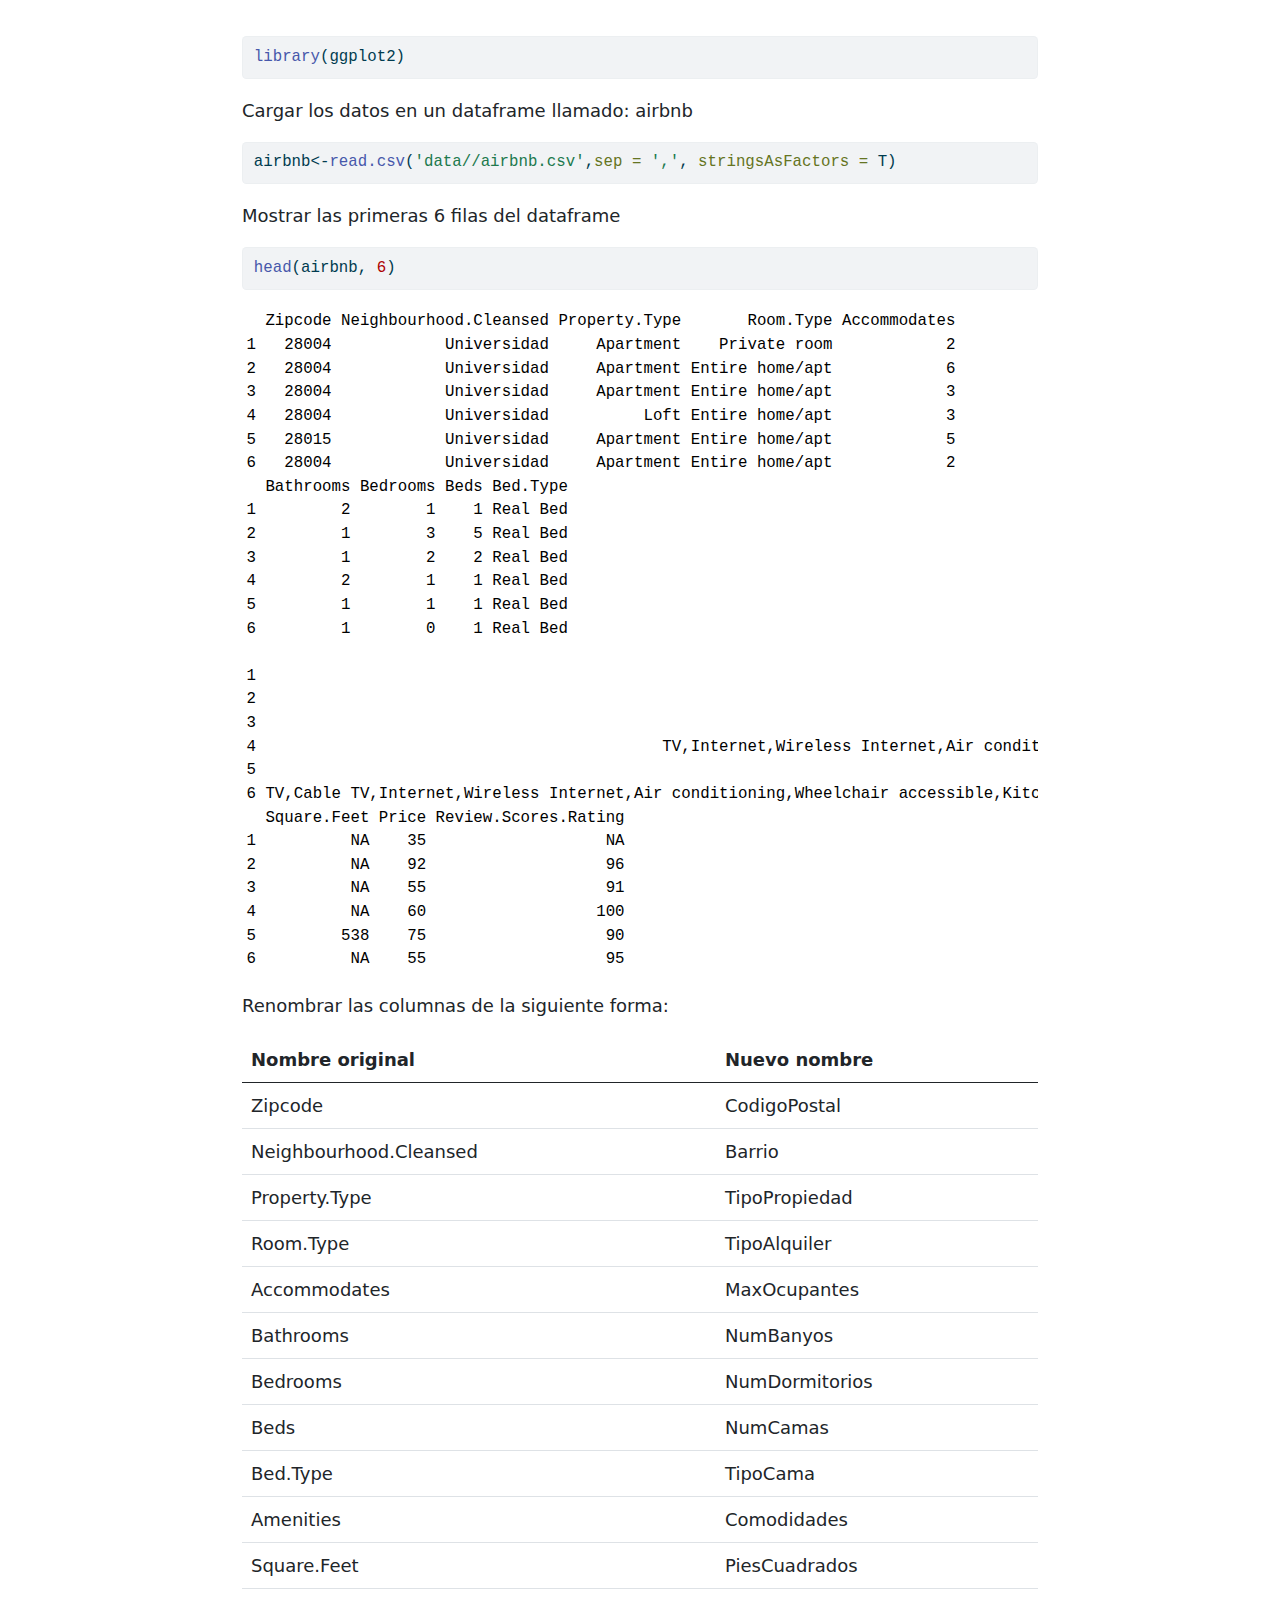
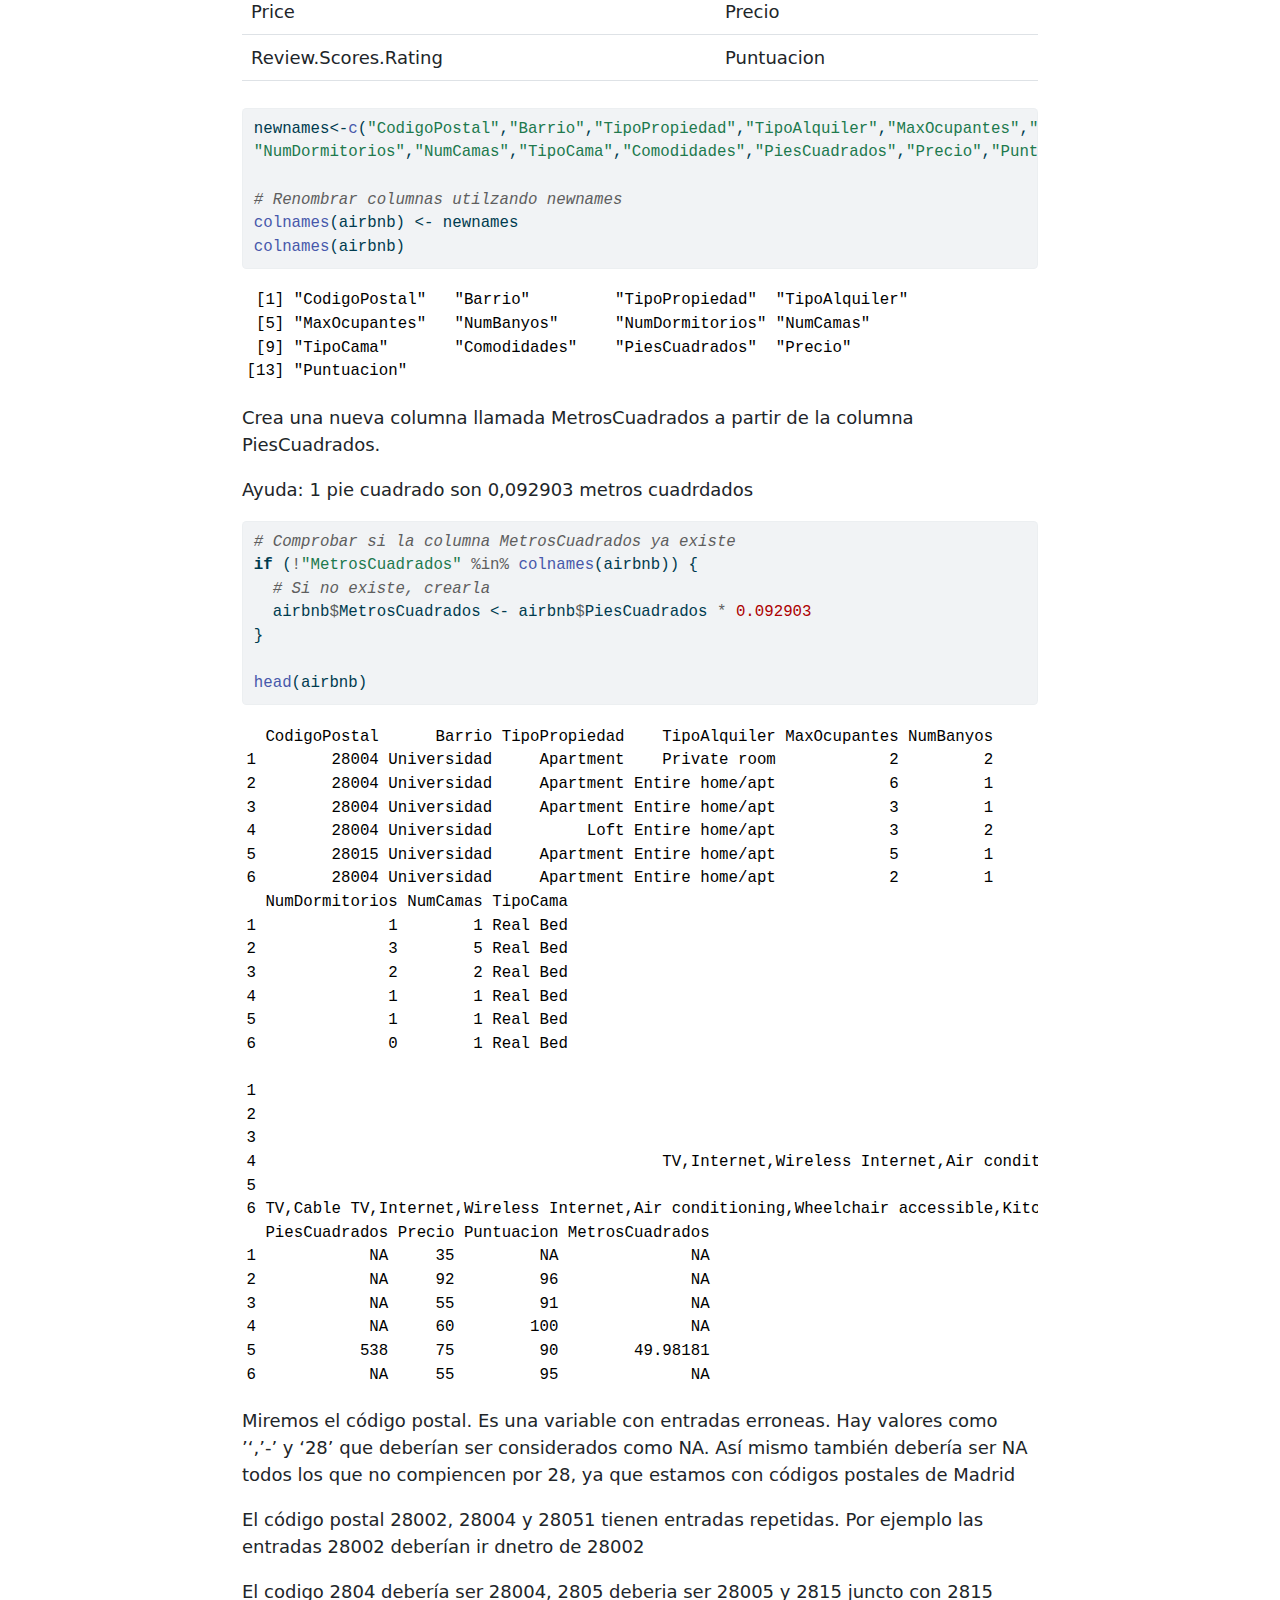
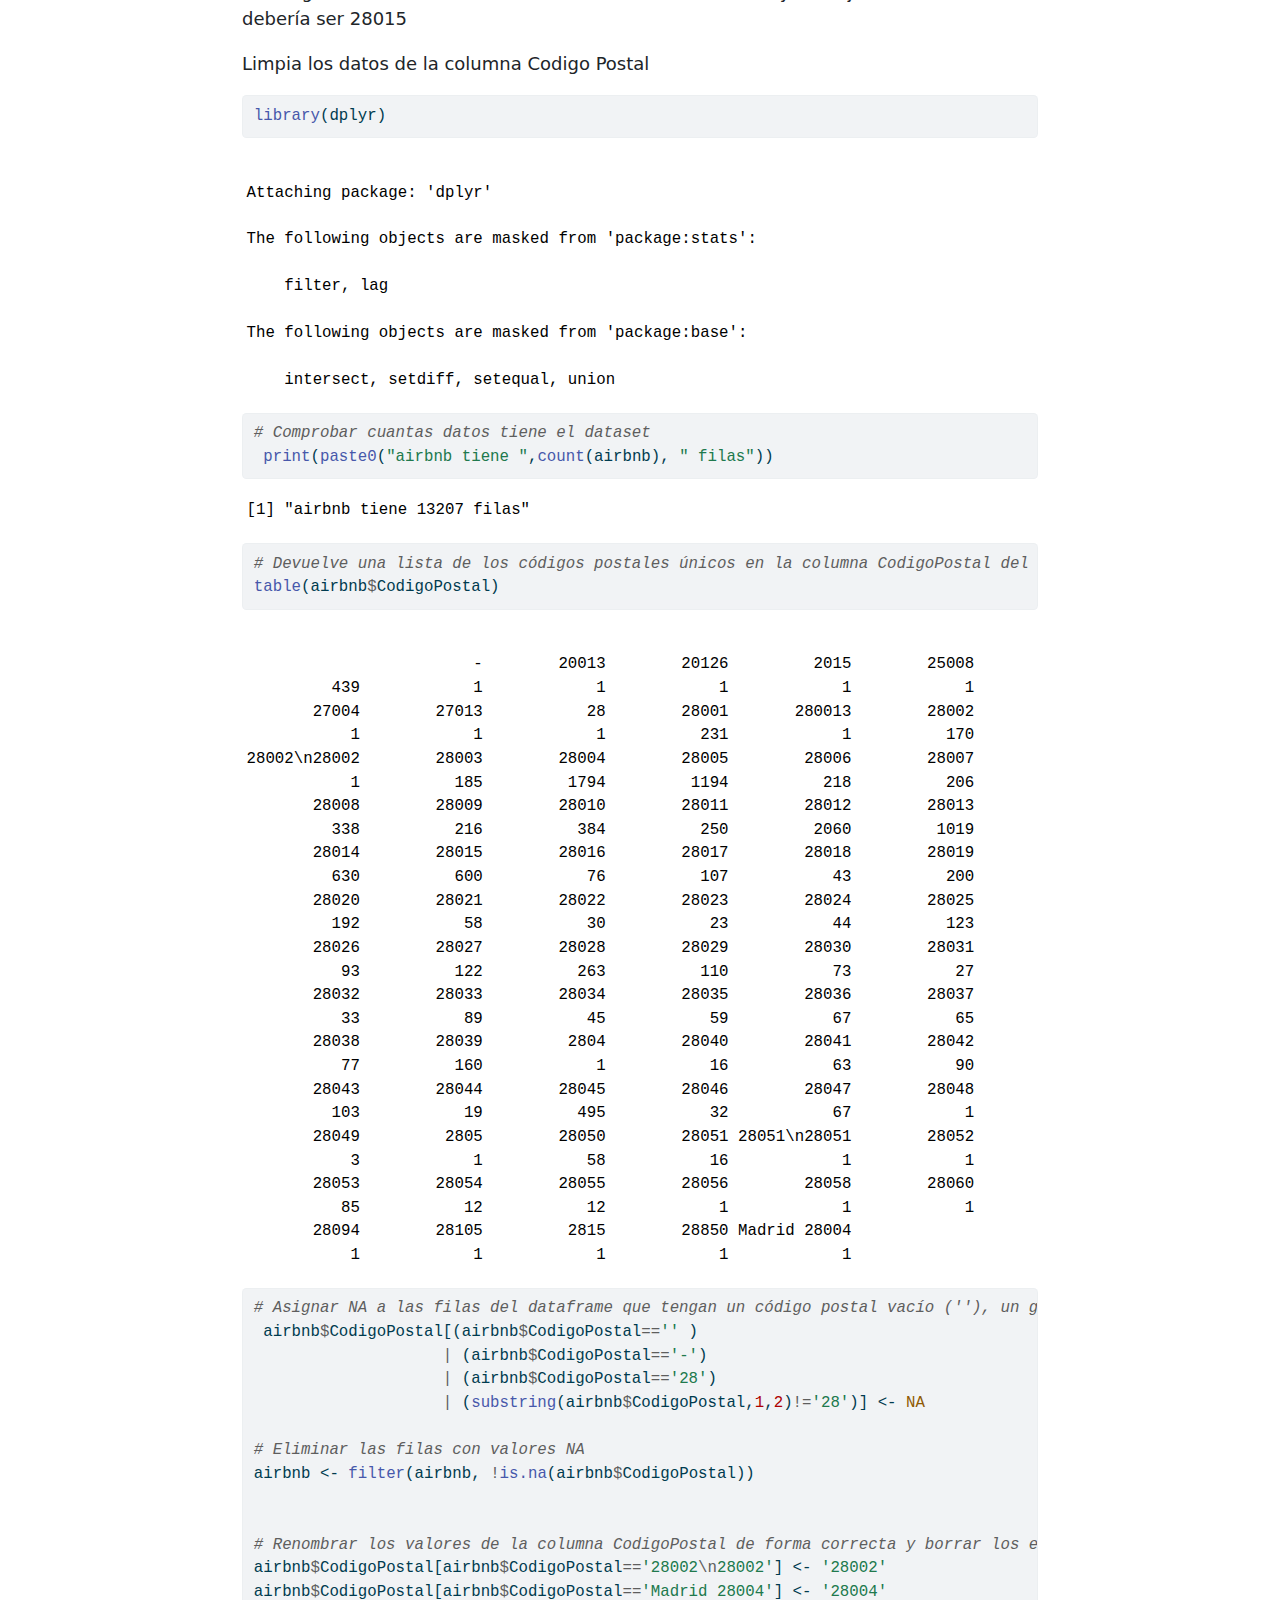
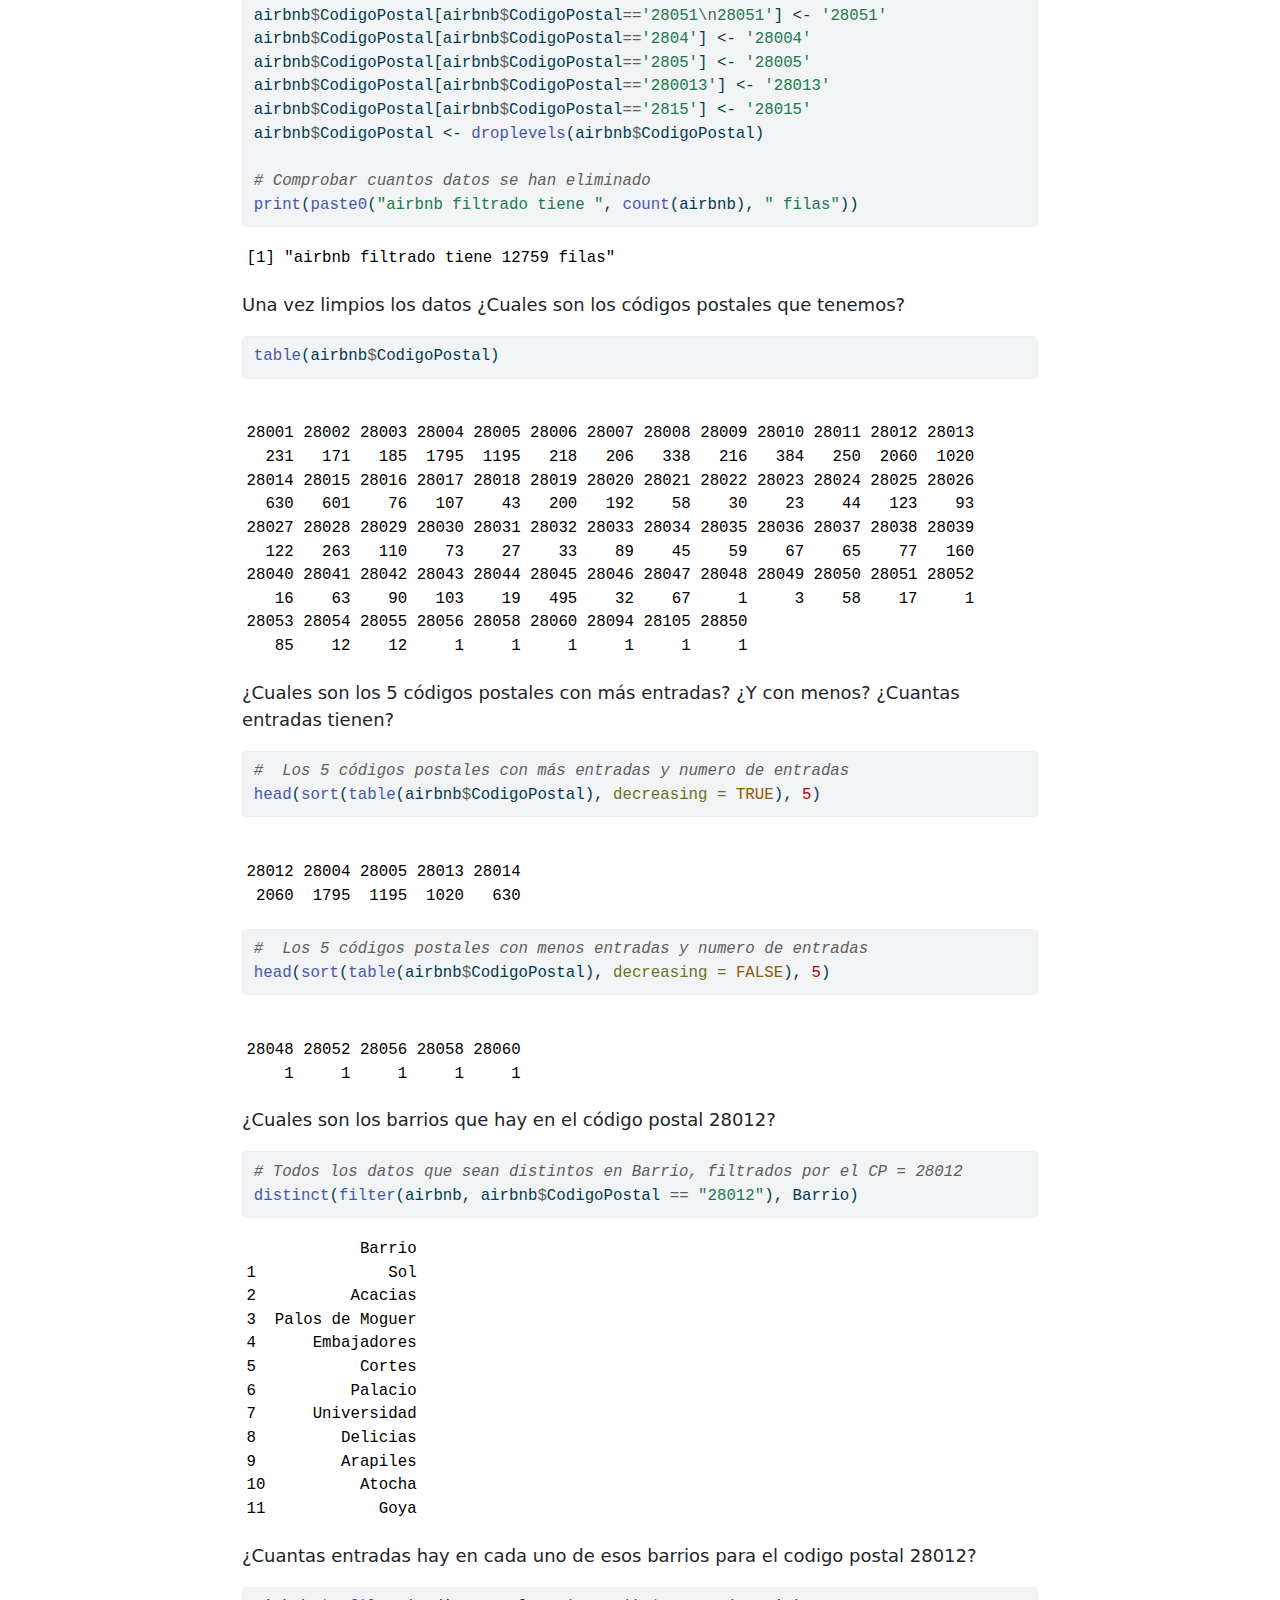
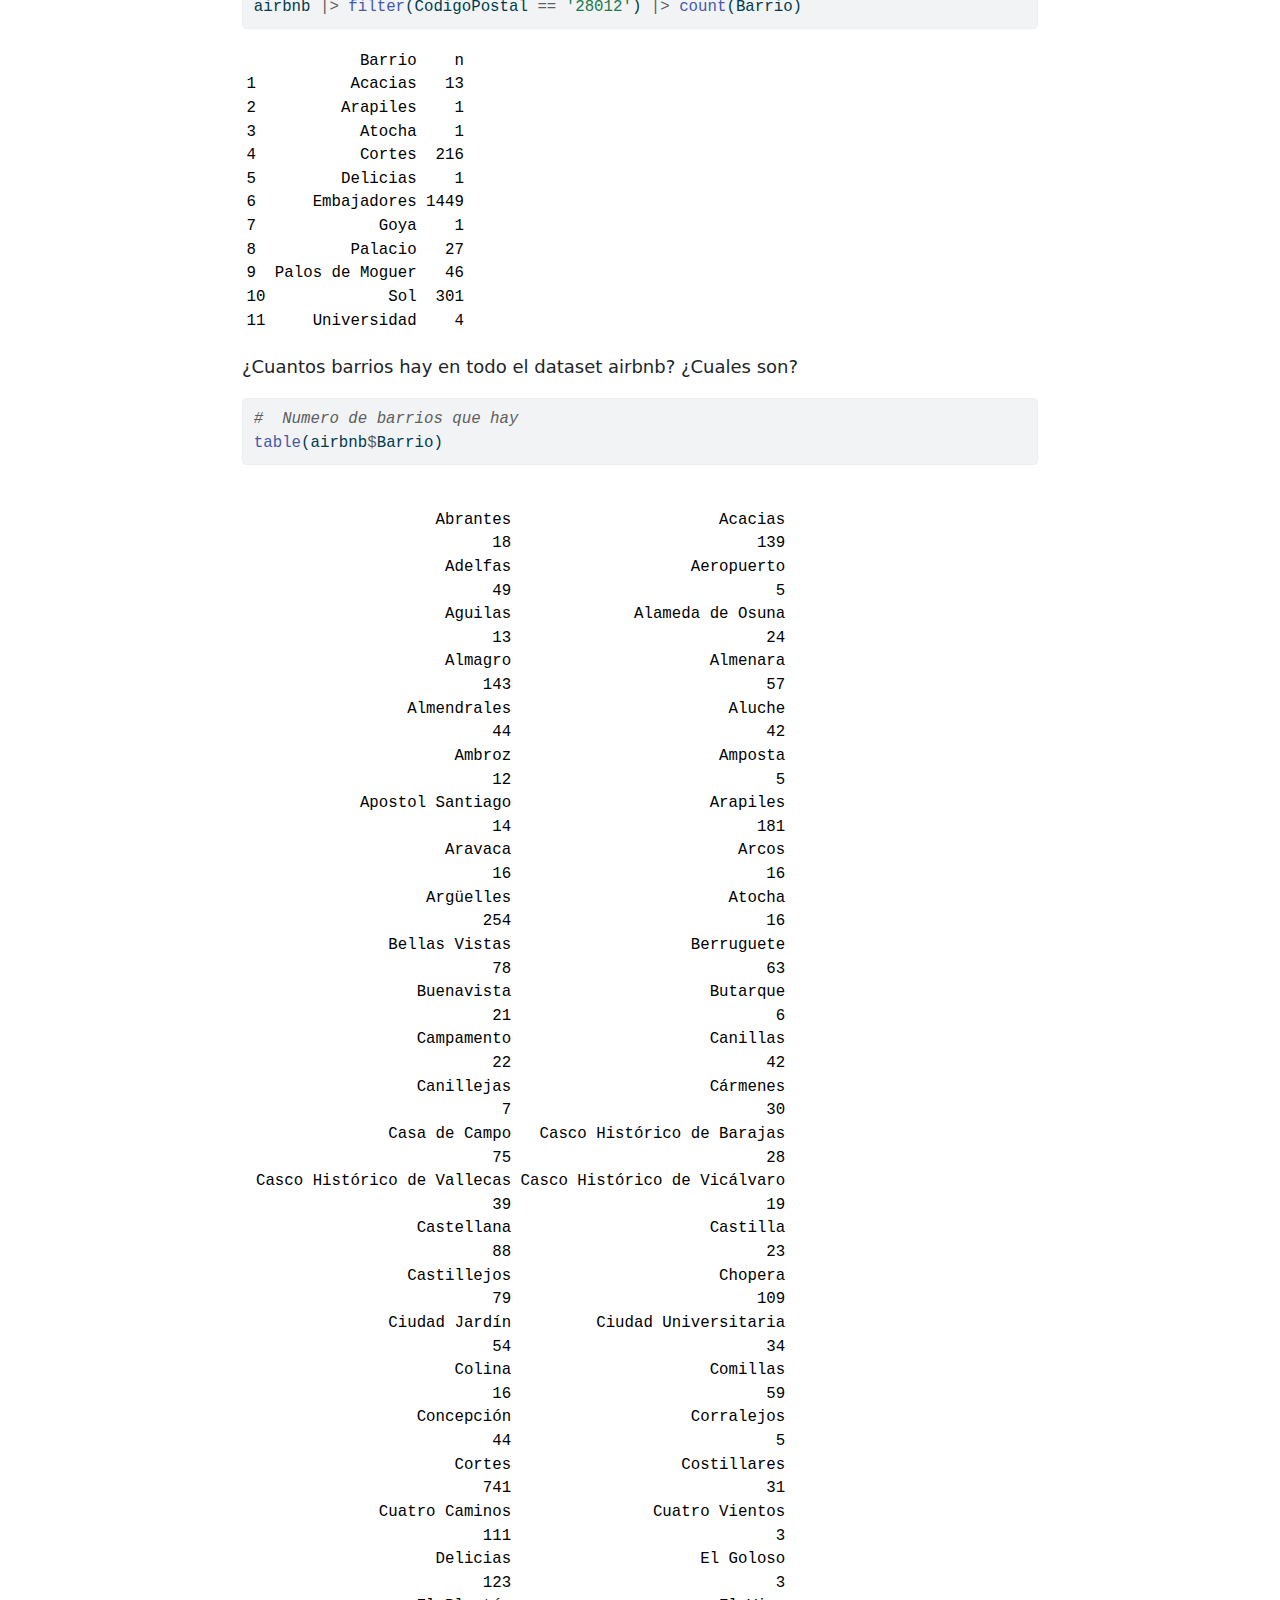
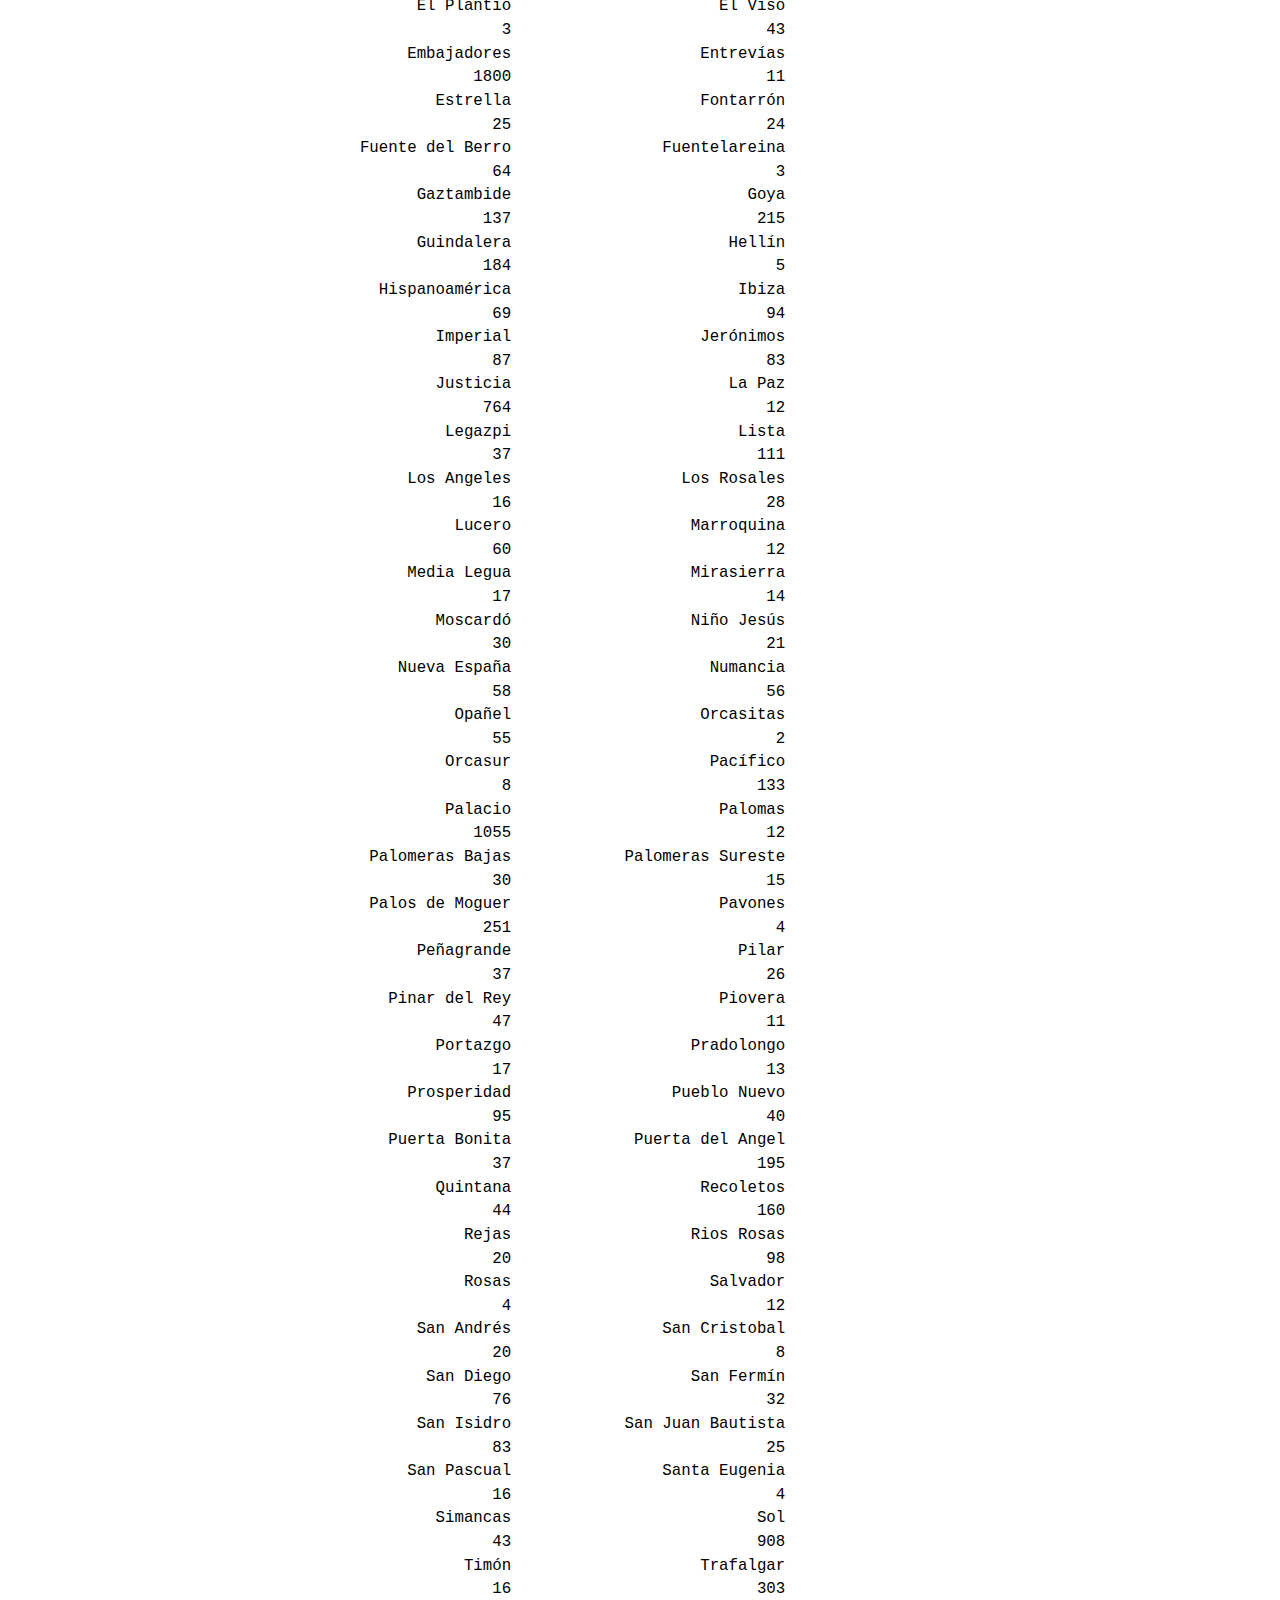
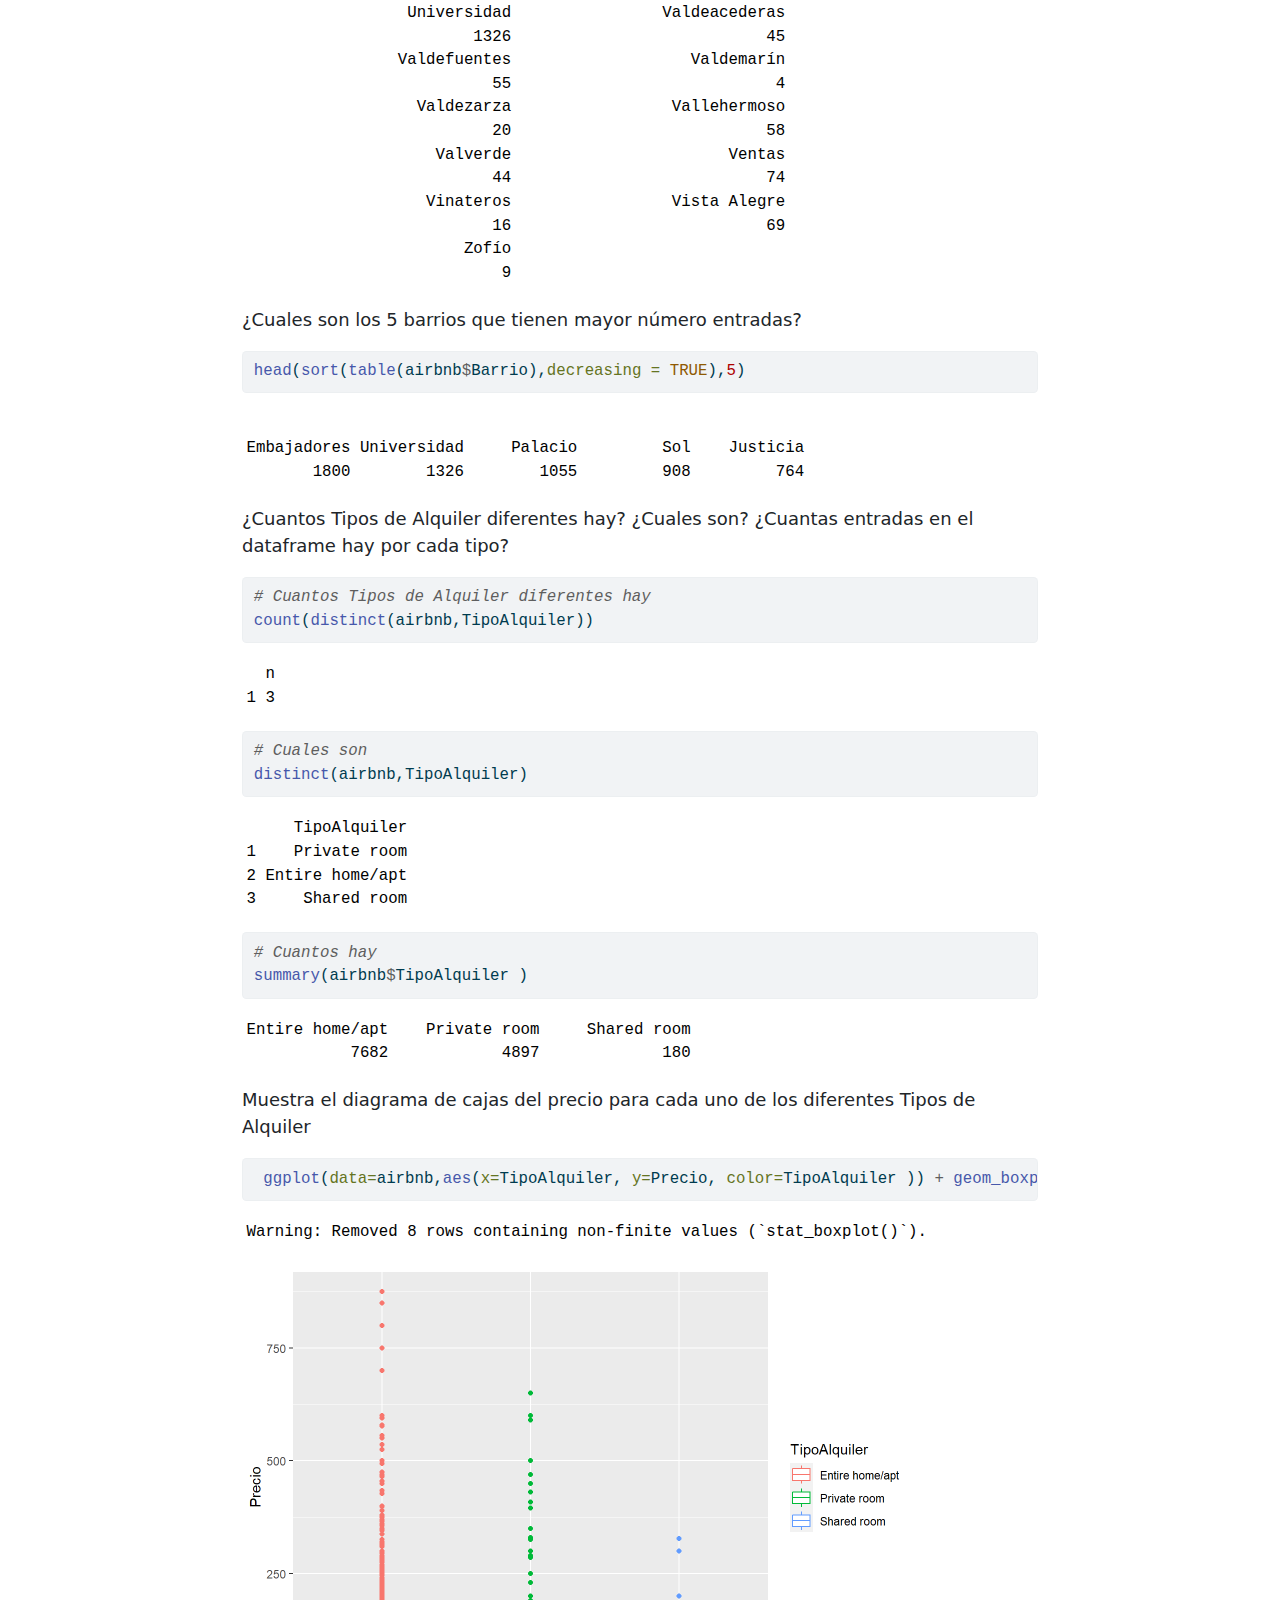
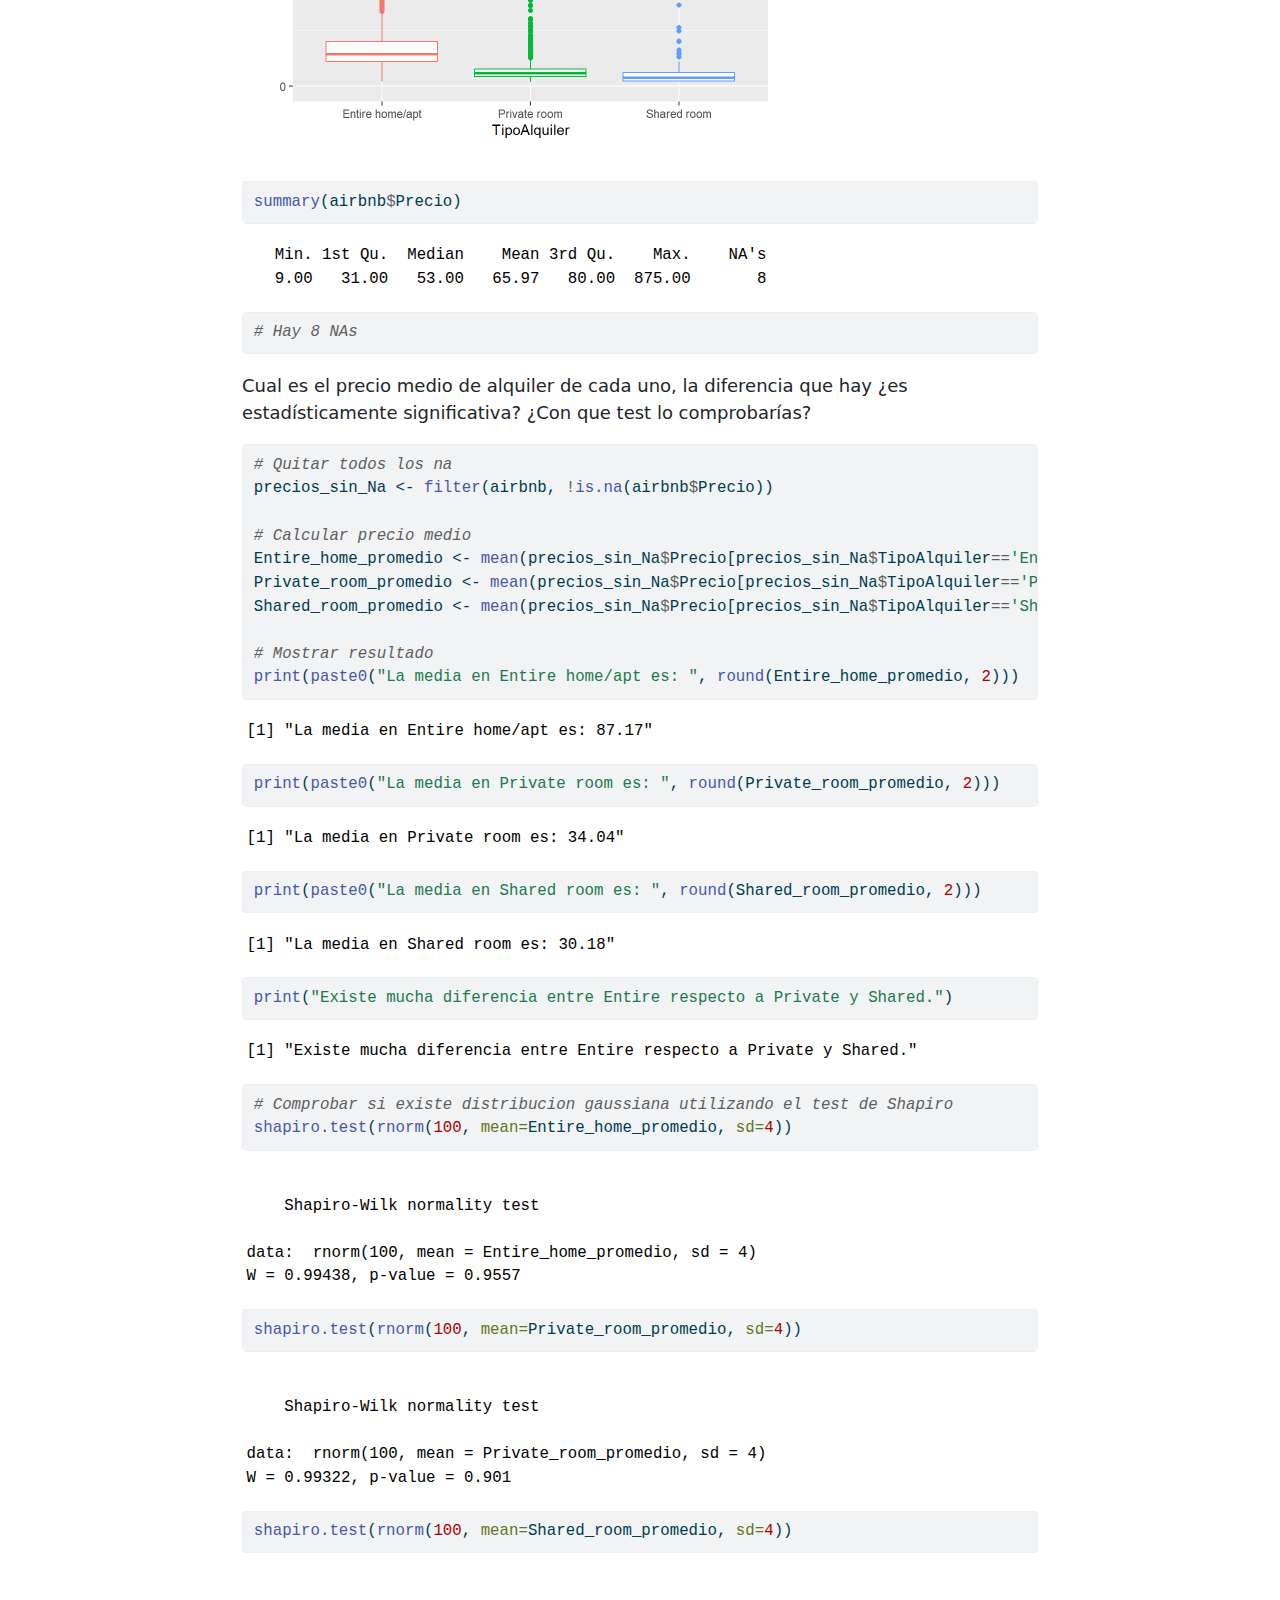
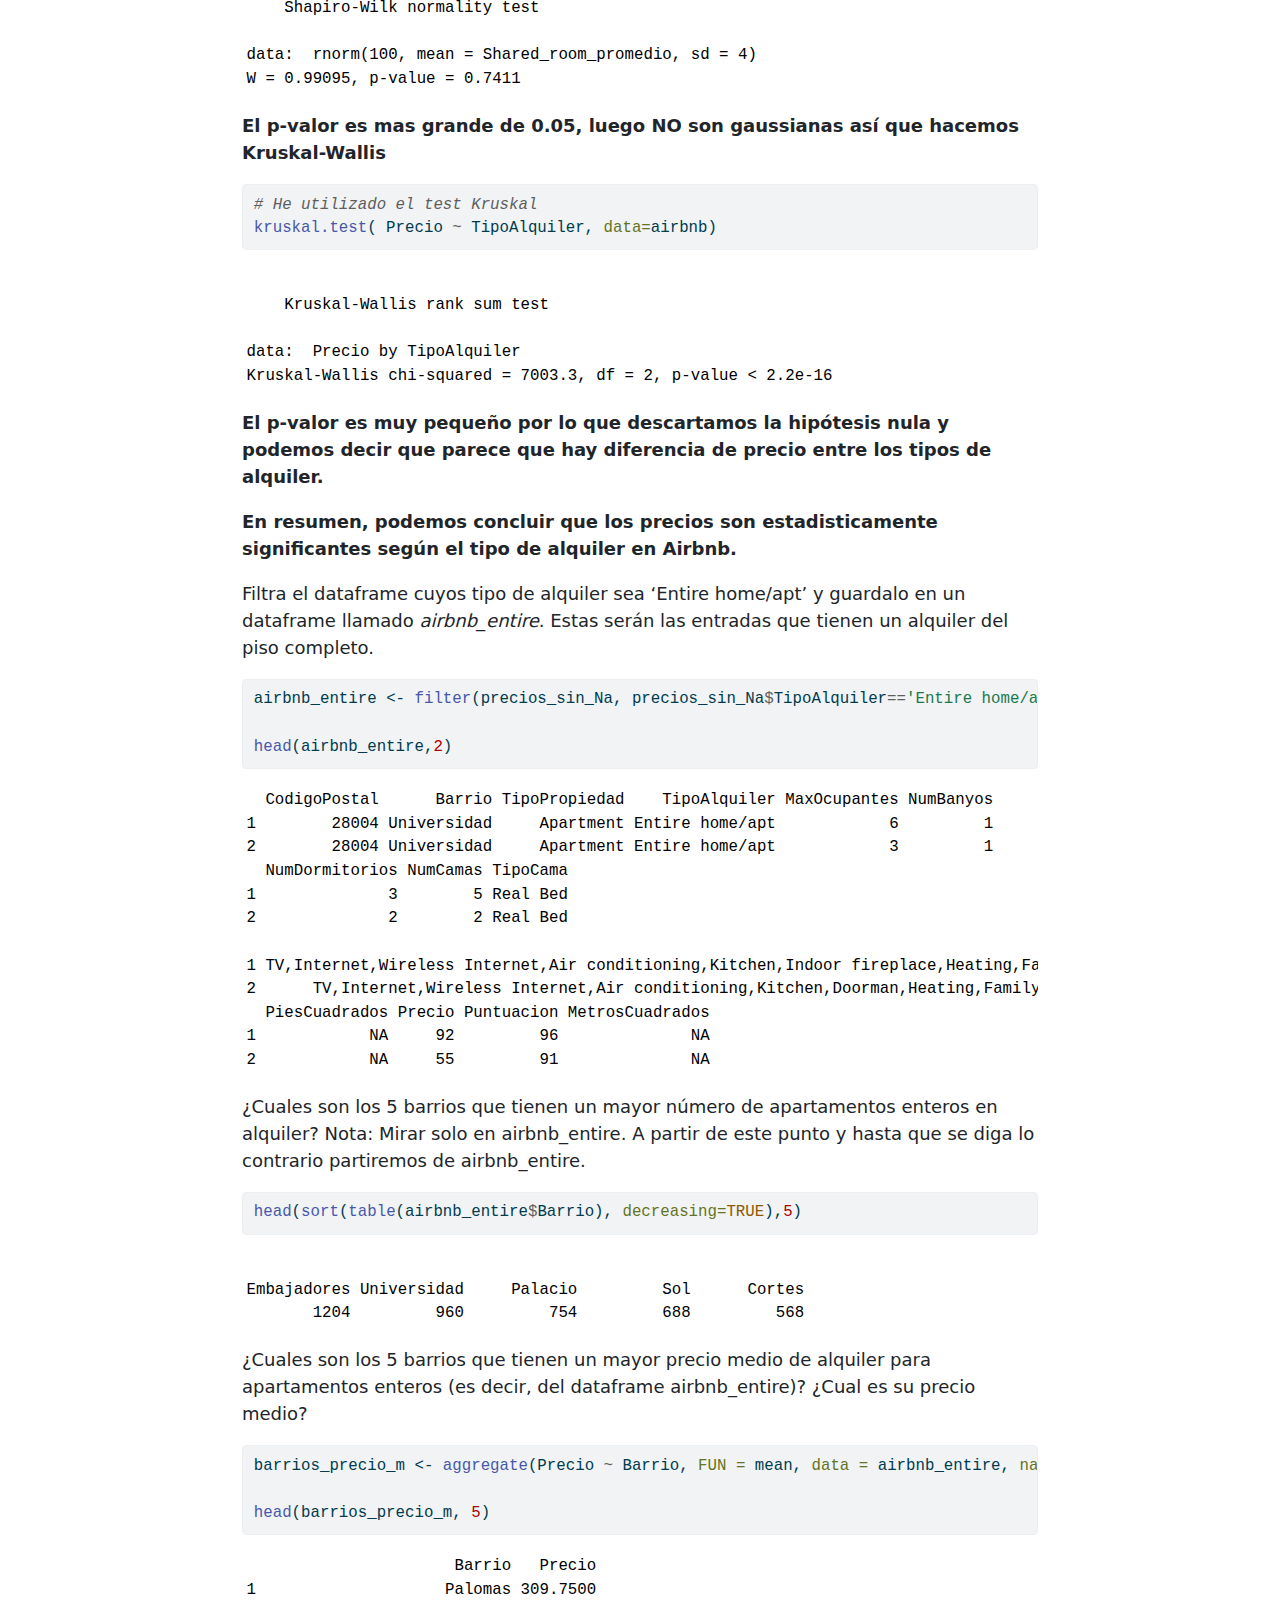
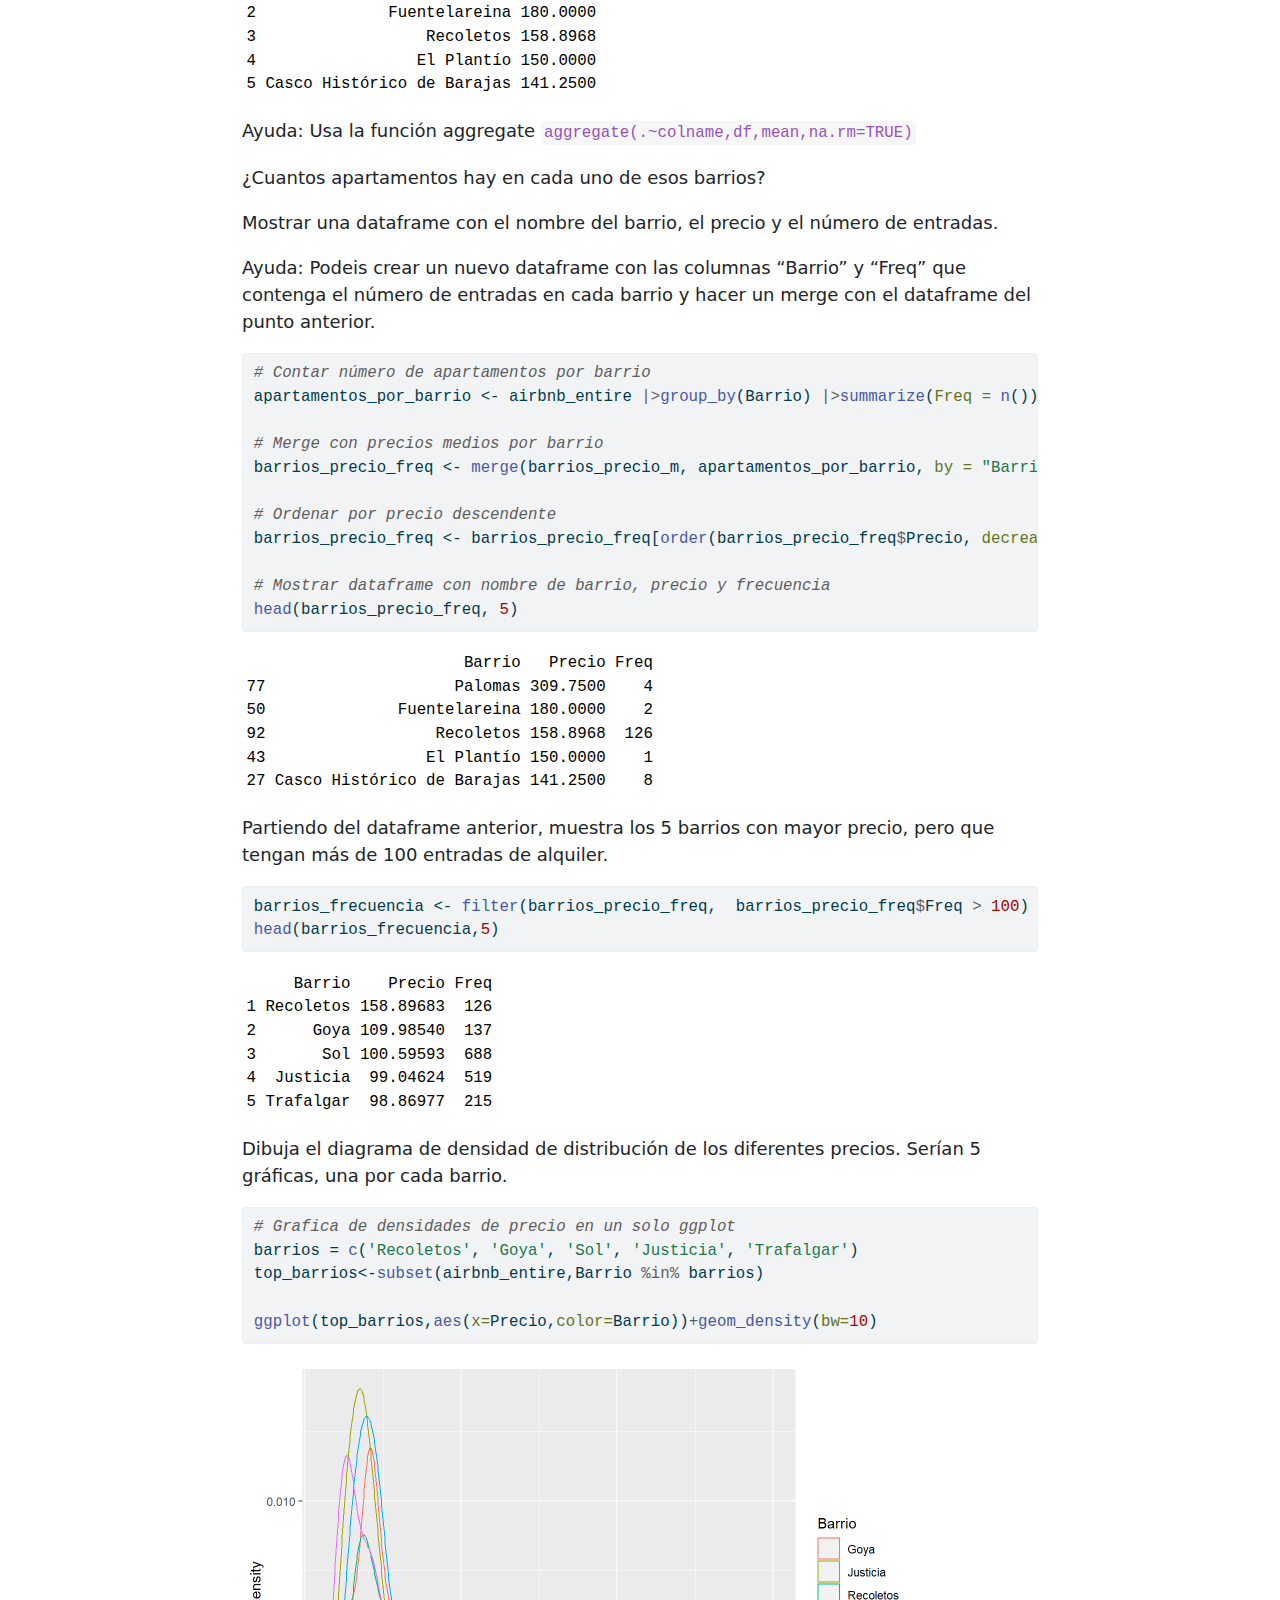
<file: BD11Estadistica/MarcosSalafracaPracticaE.html>
<!DOCTYPE html>
<html xmlns="http://www.w3.org/1999/xhtml" lang="en" xml:lang="en"><head>

<meta charset="utf-8">
<meta name="generator" content="quarto-1.2.335">

<meta name="viewport" content="width=device-width, initial-scale=1.0, user-scalable=yes">


<title>marcossalafracapracticae</title>
<style>
code{white-space: pre-wrap;}
span.smallcaps{font-variant: small-caps;}
div.columns{display: flex; gap: min(4vw, 1.5em);}
div.column{flex: auto; overflow-x: auto;}
div.hanging-indent{margin-left: 1.5em; text-indent: -1.5em;}
ul.task-list{list-style: none;}
ul.task-list li input[type="checkbox"] {
  width: 0.8em;
  margin: 0 0.8em 0.2em -1.6em;
  vertical-align: middle;
}
pre > code.sourceCode { white-space: pre; position: relative; }
pre > code.sourceCode > span { display: inline-block; line-height: 1.25; }
pre > code.sourceCode > span:empty { height: 1.2em; }
.sourceCode { overflow: visible; }
code.sourceCode > span { color: inherit; text-decoration: inherit; }
div.sourceCode { margin: 1em 0; }
pre.sourceCode { margin: 0; }
@media screen {
div.sourceCode { overflow: auto; }
}
@media print {
pre > code.sourceCode { white-space: pre-wrap; }
pre > code.sourceCode > span { text-indent: -5em; padding-left: 5em; }
}
pre.numberSource code
  { counter-reset: source-line 0; }
pre.numberSource code > span
  { position: relative; left: -4em; counter-increment: source-line; }
pre.numberSource code > span > a:first-child::before
  { content: counter(source-line);
    position: relative; left: -1em; text-align: right; vertical-align: baseline;
    border: none; display: inline-block;
    -webkit-touch-callout: none; -webkit-user-select: none;
    -khtml-user-select: none; -moz-user-select: none;
    -ms-user-select: none; user-select: none;
    padding: 0 4px; width: 4em;
    color: #aaaaaa;
  }
pre.numberSource { margin-left: 3em; border-left: 1px solid #aaaaaa;  padding-left: 4px; }
div.sourceCode
  {   }
@media screen {
pre > code.sourceCode > span > a:first-child::before { text-decoration: underline; }
}
code span.al { color: #ff0000; font-weight: bold; } /* Alert */
code span.an { color: #60a0b0; font-weight: bold; font-style: italic; } /* Annotation */
code span.at { color: #7d9029; } /* Attribute */
code span.bn { color: #40a070; } /* BaseN */
code span.bu { color: #008000; } /* BuiltIn */
code span.cf { color: #007020; font-weight: bold; } /* ControlFlow */
code span.ch { color: #4070a0; } /* Char */
code span.cn { color: #880000; } /* Constant */
code span.co { color: #60a0b0; font-style: italic; } /* Comment */
code span.cv { color: #60a0b0; font-weight: bold; font-style: italic; } /* CommentVar */
code span.do { color: #ba2121; font-style: italic; } /* Documentation */
code span.dt { color: #902000; } /* DataType */
code span.dv { color: #40a070; } /* DecVal */
code span.er { color: #ff0000; font-weight: bold; } /* Error */
code span.ex { } /* Extension */
code span.fl { color: #40a070; } /* Float */
code span.fu { color: #06287e; } /* Function */
code span.im { color: #008000; font-weight: bold; } /* Import */
code span.in { color: #60a0b0; font-weight: bold; font-style: italic; } /* Information */
code span.kw { color: #007020; font-weight: bold; } /* Keyword */
code span.op { color: #666666; } /* Operator */
code span.ot { color: #007020; } /* Other */
code span.pp { color: #bc7a00; } /* Preprocessor */
code span.sc { color: #4070a0; } /* SpecialChar */
code span.ss { color: #bb6688; } /* SpecialString */
code span.st { color: #4070a0; } /* String */
code span.va { color: #19177c; } /* Variable */
code span.vs { color: #4070a0; } /* VerbatimString */
code span.wa { color: #60a0b0; font-weight: bold; font-style: italic; } /* Warning */
</style>


<script src="MarcosSalafracaPracticaE_files/libs/clipboard/clipboard.min.js"></script>
<script src="MarcosSalafracaPracticaE_files/libs/quarto-html/quarto.js"></script>
<script src="MarcosSalafracaPracticaE_files/libs/quarto-html/popper.min.js"></script>
<script src="MarcosSalafracaPracticaE_files/libs/quarto-html/tippy.umd.min.js"></script>
<script src="MarcosSalafracaPracticaE_files/libs/quarto-html/anchor.min.js"></script>
<link href="MarcosSalafracaPracticaE_files/libs/quarto-html/tippy.css" rel="stylesheet">
<link href="MarcosSalafracaPracticaE_files/libs/quarto-html/quarto-syntax-highlighting.css" rel="stylesheet" id="quarto-text-highlighting-styles">
<script src="MarcosSalafracaPracticaE_files/libs/bootstrap/bootstrap.min.js"></script>
<link href="MarcosSalafracaPracticaE_files/libs/bootstrap/bootstrap-icons.css" rel="stylesheet">
<link href="MarcosSalafracaPracticaE_files/libs/bootstrap/bootstrap.min.css" rel="stylesheet" id="quarto-bootstrap" data-mode="light">


</head>

<body class="fullcontent">

<div id="quarto-content" class="page-columns page-rows-contents page-layout-article">

<main class="content" id="quarto-document-content">



<div class="cell">
<div class="sourceCode cell-code" id="cb1"><pre class="sourceCode r code-with-copy"><code class="sourceCode r"><span id="cb1-1"><a href="#cb1-1" aria-hidden="true" tabindex="-1"></a><span class="fu">library</span>(ggplot2)</span></code><button title="Copy to Clipboard" class="code-copy-button"><i class="bi"></i></button></pre></div>
</div>
<p>Cargar los datos en un dataframe llamado: airbnb</p>
<div class="cell">
<div class="sourceCode cell-code" id="cb2"><pre class="sourceCode r code-with-copy"><code class="sourceCode r"><span id="cb2-1"><a href="#cb2-1" aria-hidden="true" tabindex="-1"></a>airbnb<span class="ot">&lt;-</span><span class="fu">read.csv</span>(<span class="st">'data//airbnb.csv'</span>,<span class="at">sep =</span> <span class="st">','</span>, <span class="at">stringsAsFactors =</span> T)</span></code><button title="Copy to Clipboard" class="code-copy-button"><i class="bi"></i></button></pre></div>
</div>
<p>Mostrar las primeras 6 filas del dataframe</p>
<div class="cell">
<div class="sourceCode cell-code" id="cb3"><pre class="sourceCode r code-with-copy"><code class="sourceCode r"><span id="cb3-1"><a href="#cb3-1" aria-hidden="true" tabindex="-1"></a><span class="fu">head</span>(airbnb, <span class="dv">6</span>)</span></code><button title="Copy to Clipboard" class="code-copy-button"><i class="bi"></i></button></pre></div>
<div class="cell-output cell-output-stdout">
<pre><code>  Zipcode Neighbourhood.Cleansed Property.Type       Room.Type Accommodates
1   28004            Universidad     Apartment    Private room            2
2   28004            Universidad     Apartment Entire home/apt            6
3   28004            Universidad     Apartment Entire home/apt            3
4   28004            Universidad          Loft Entire home/apt            3
5   28015            Universidad     Apartment Entire home/apt            5
6   28004            Universidad     Apartment Entire home/apt            2
  Bathrooms Bedrooms Beds Bed.Type
1         2        1    1 Real Bed
2         1        3    5 Real Bed
3         1        2    2 Real Bed
4         2        1    1 Real Bed
5         1        1    1 Real Bed
6         1        0    1 Real Bed
                                                                                                                                                                                                                                                                                                                                                         Amenities
1                                                                                                                                                                              TV,Wireless Internet,Kitchen,Pets allowed,Pets live on this property,Buzzer/wireless intercom,Heating,Suitable for events,Washer,First aid kit,Essentials,Lock on bedroom door,Iron
2                                                                                                                                                                                      TV,Internet,Wireless Internet,Air conditioning,Kitchen,Indoor fireplace,Heating,Family/kid friendly,Washer,Dryer,Smoke detector,Carbon monoxide detector,Essentials,Shampoo
3                                                                                                                                                                                           TV,Internet,Wireless Internet,Air conditioning,Kitchen,Doorman,Heating,Family/kid friendly,Washer,Essentials,Shampoo,Hangers,Hair dryer,Iron,Laptop friendly workspace
4                                           TV,Internet,Wireless Internet,Air conditioning,Kitchen,Pets allowed,Breakfast,Elevator in building,Indoor fireplace,Buzzer/wireless intercom,Heating,Washer,Essentials,Shampoo,Hangers,Hair dryer,Iron,Laptop friendly workspace,translation missing: en.hosting_amenity_49,translation missing: en.hosting_amenity_50
5                                                                                                                                                                                                               TV,Wireless Internet,Air conditioning,Kitchen,Smoking allowed,Pets allowed,Elevator in building,Heating,Family/kid friendly,Washer,Essentials,Iron
6 TV,Cable TV,Internet,Wireless Internet,Air conditioning,Wheelchair accessible,Kitchen,Doorman,Elevator in building,Buzzer/wireless intercom,Heating,Washer,Smoke detector,Carbon monoxide detector,First aid kit,Safety card,Fire extinguisher,Essentials,Shampoo,24-hour check-in,Hangers,Hair dryer,Iron,Laptop friendly workspace,Self Check-In,Doorman Entry
  Square.Feet Price Review.Scores.Rating
1          NA    35                   NA
2          NA    92                   96
3          NA    55                   91
4          NA    60                  100
5         538    75                   90
6          NA    55                   95</code></pre>
</div>
</div>
<p>Renombrar las columnas de la siguiente forma:</p>
<table class="table">
<thead>
<tr class="header">
<th>Nombre original</th>
<th>Nuevo nombre</th>
</tr>
</thead>
<tbody>
<tr class="odd">
<td>Zipcode</td>
<td>CodigoPostal</td>
</tr>
<tr class="even">
<td>Neighbourhood.Cleansed</td>
<td>Barrio</td>
</tr>
<tr class="odd">
<td>Property.Type</td>
<td>TipoPropiedad</td>
</tr>
<tr class="even">
<td>Room.Type</td>
<td>TipoAlquiler</td>
</tr>
<tr class="odd">
<td>Accommodates</td>
<td>MaxOcupantes</td>
</tr>
<tr class="even">
<td>Bathrooms</td>
<td>NumBanyos</td>
</tr>
<tr class="odd">
<td>Bedrooms</td>
<td>NumDormitorios</td>
</tr>
<tr class="even">
<td>Beds</td>
<td>NumCamas</td>
</tr>
<tr class="odd">
<td>Bed.Type</td>
<td>TipoCama</td>
</tr>
<tr class="even">
<td>Amenities</td>
<td>Comodidades</td>
</tr>
<tr class="odd">
<td>Square.Feet</td>
<td>PiesCuadrados</td>
</tr>
<tr class="even">
<td>Price</td>
<td>Precio</td>
</tr>
<tr class="odd">
<td>Review.Scores.Rating</td>
<td>Puntuacion</td>
</tr>
</tbody>
</table>
<div class="cell">
<div class="sourceCode cell-code" id="cb5"><pre class="sourceCode r code-with-copy"><code class="sourceCode r"><span id="cb5-1"><a href="#cb5-1" aria-hidden="true" tabindex="-1"></a>newnames<span class="ot">&lt;-</span><span class="fu">c</span>(<span class="st">"CodigoPostal"</span>,<span class="st">"Barrio"</span>,<span class="st">"TipoPropiedad"</span>,<span class="st">"TipoAlquiler"</span>,<span class="st">"MaxOcupantes"</span>,<span class="st">"NumBanyos"</span>,</span>
<span id="cb5-2"><a href="#cb5-2" aria-hidden="true" tabindex="-1"></a><span class="st">"NumDormitorios"</span>,<span class="st">"NumCamas"</span>,<span class="st">"TipoCama"</span>,<span class="st">"Comodidades"</span>,<span class="st">"PiesCuadrados"</span>,<span class="st">"Precio"</span>,<span class="st">"Puntuacion"</span>)</span>
<span id="cb5-3"><a href="#cb5-3" aria-hidden="true" tabindex="-1"></a></span>
<span id="cb5-4"><a href="#cb5-4" aria-hidden="true" tabindex="-1"></a><span class="co"># Renombrar columnas utilzando newnames</span></span>
<span id="cb5-5"><a href="#cb5-5" aria-hidden="true" tabindex="-1"></a><span class="fu">colnames</span>(airbnb) <span class="ot">&lt;-</span> newnames</span>
<span id="cb5-6"><a href="#cb5-6" aria-hidden="true" tabindex="-1"></a><span class="fu">colnames</span>(airbnb)</span></code><button title="Copy to Clipboard" class="code-copy-button"><i class="bi"></i></button></pre></div>
<div class="cell-output cell-output-stdout">
<pre><code> [1] "CodigoPostal"   "Barrio"         "TipoPropiedad"  "TipoAlquiler"  
 [5] "MaxOcupantes"   "NumBanyos"      "NumDormitorios" "NumCamas"      
 [9] "TipoCama"       "Comodidades"    "PiesCuadrados"  "Precio"        
[13] "Puntuacion"    </code></pre>
</div>
</div>
<p>Crea una nueva columna llamada MetrosCuadrados a partir de la columna PiesCuadrados.</p>
<p>Ayuda: 1 pie cuadrado son 0,092903 metros cuadrdados</p>
<div class="cell">
<div class="sourceCode cell-code" id="cb7"><pre class="sourceCode r code-with-copy"><code class="sourceCode r"><span id="cb7-1"><a href="#cb7-1" aria-hidden="true" tabindex="-1"></a><span class="co"># Comprobar si la columna MetrosCuadrados ya existe</span></span>
<span id="cb7-2"><a href="#cb7-2" aria-hidden="true" tabindex="-1"></a><span class="cf">if</span> (<span class="sc">!</span><span class="st">"MetrosCuadrados"</span> <span class="sc">%in%</span> <span class="fu">colnames</span>(airbnb)) {</span>
<span id="cb7-3"><a href="#cb7-3" aria-hidden="true" tabindex="-1"></a>  <span class="co"># Si no existe, crearla</span></span>
<span id="cb7-4"><a href="#cb7-4" aria-hidden="true" tabindex="-1"></a>  airbnb<span class="sc">$</span>MetrosCuadrados <span class="ot">&lt;-</span> airbnb<span class="sc">$</span>PiesCuadrados <span class="sc">*</span> <span class="fl">0.092903</span></span>
<span id="cb7-5"><a href="#cb7-5" aria-hidden="true" tabindex="-1"></a>}</span>
<span id="cb7-6"><a href="#cb7-6" aria-hidden="true" tabindex="-1"></a></span>
<span id="cb7-7"><a href="#cb7-7" aria-hidden="true" tabindex="-1"></a><span class="fu">head</span>(airbnb)</span></code><button title="Copy to Clipboard" class="code-copy-button"><i class="bi"></i></button></pre></div>
<div class="cell-output cell-output-stdout">
<pre><code>  CodigoPostal      Barrio TipoPropiedad    TipoAlquiler MaxOcupantes NumBanyos
1        28004 Universidad     Apartment    Private room            2         2
2        28004 Universidad     Apartment Entire home/apt            6         1
3        28004 Universidad     Apartment Entire home/apt            3         1
4        28004 Universidad          Loft Entire home/apt            3         2
5        28015 Universidad     Apartment Entire home/apt            5         1
6        28004 Universidad     Apartment Entire home/apt            2         1
  NumDormitorios NumCamas TipoCama
1              1        1 Real Bed
2              3        5 Real Bed
3              2        2 Real Bed
4              1        1 Real Bed
5              1        1 Real Bed
6              0        1 Real Bed
                                                                                                                                                                                                                                                                                                                                                       Comodidades
1                                                                                                                                                                              TV,Wireless Internet,Kitchen,Pets allowed,Pets live on this property,Buzzer/wireless intercom,Heating,Suitable for events,Washer,First aid kit,Essentials,Lock on bedroom door,Iron
2                                                                                                                                                                                      TV,Internet,Wireless Internet,Air conditioning,Kitchen,Indoor fireplace,Heating,Family/kid friendly,Washer,Dryer,Smoke detector,Carbon monoxide detector,Essentials,Shampoo
3                                                                                                                                                                                           TV,Internet,Wireless Internet,Air conditioning,Kitchen,Doorman,Heating,Family/kid friendly,Washer,Essentials,Shampoo,Hangers,Hair dryer,Iron,Laptop friendly workspace
4                                           TV,Internet,Wireless Internet,Air conditioning,Kitchen,Pets allowed,Breakfast,Elevator in building,Indoor fireplace,Buzzer/wireless intercom,Heating,Washer,Essentials,Shampoo,Hangers,Hair dryer,Iron,Laptop friendly workspace,translation missing: en.hosting_amenity_49,translation missing: en.hosting_amenity_50
5                                                                                                                                                                                                               TV,Wireless Internet,Air conditioning,Kitchen,Smoking allowed,Pets allowed,Elevator in building,Heating,Family/kid friendly,Washer,Essentials,Iron
6 TV,Cable TV,Internet,Wireless Internet,Air conditioning,Wheelchair accessible,Kitchen,Doorman,Elevator in building,Buzzer/wireless intercom,Heating,Washer,Smoke detector,Carbon monoxide detector,First aid kit,Safety card,Fire extinguisher,Essentials,Shampoo,24-hour check-in,Hangers,Hair dryer,Iron,Laptop friendly workspace,Self Check-In,Doorman Entry
  PiesCuadrados Precio Puntuacion MetrosCuadrados
1            NA     35         NA              NA
2            NA     92         96              NA
3            NA     55         91              NA
4            NA     60        100              NA
5           538     75         90        49.98181
6            NA     55         95              NA</code></pre>
</div>
</div>
<p>Miremos el código postal. Es una variable con entradas erroneas. Hay valores como ’‘,’-’ y ‘28’ que deberían ser considerados como NA. Así mismo también debería ser NA todos los que no compiencen por 28, ya que estamos con códigos postales de Madrid</p>
<p>El código postal 28002, 28004 y 28051 tienen entradas repetidas. Por ejemplo las entradas 28002 deberían ir dnetro de 28002</p>
<p>El codigo 2804 debería ser 28004, 2805 deberia ser 28005 y 2815 juncto con 2815 debería ser 28015</p>
<p>Limpia los datos de la columna Codigo Postal</p>
<div class="cell">
<div class="sourceCode cell-code" id="cb9"><pre class="sourceCode r code-with-copy"><code class="sourceCode r"><span id="cb9-1"><a href="#cb9-1" aria-hidden="true" tabindex="-1"></a><span class="fu">library</span>(dplyr)</span></code><button title="Copy to Clipboard" class="code-copy-button"><i class="bi"></i></button></pre></div>
<div class="cell-output cell-output-stderr">
<pre><code>
Attaching package: 'dplyr'</code></pre>
</div>
<div class="cell-output cell-output-stderr">
<pre><code>The following objects are masked from 'package:stats':

    filter, lag</code></pre>
</div>
<div class="cell-output cell-output-stderr">
<pre><code>The following objects are masked from 'package:base':

    intersect, setdiff, setequal, union</code></pre>
</div>
<div class="sourceCode cell-code" id="cb13"><pre class="sourceCode r code-with-copy"><code class="sourceCode r"><span id="cb13-1"><a href="#cb13-1" aria-hidden="true" tabindex="-1"></a><span class="co"># Comprobar cuantas datos tiene el dataset</span></span>
<span id="cb13-2"><a href="#cb13-2" aria-hidden="true" tabindex="-1"></a> <span class="fu">print</span>(<span class="fu">paste0</span>(<span class="st">"airbnb tiene "</span>,<span class="fu">count</span>(airbnb), <span class="st">" filas"</span>))</span></code><button title="Copy to Clipboard" class="code-copy-button"><i class="bi"></i></button></pre></div>
<div class="cell-output cell-output-stdout">
<pre><code>[1] "airbnb tiene 13207 filas"</code></pre>
</div>
</div>
<div class="cell">
<div class="sourceCode cell-code" id="cb15"><pre class="sourceCode r code-with-copy"><code class="sourceCode r"><span id="cb15-1"><a href="#cb15-1" aria-hidden="true" tabindex="-1"></a><span class="co"># Devuelve una lista de los códigos postales únicos en la columna CodigoPostal del dataframe airbnb </span></span>
<span id="cb15-2"><a href="#cb15-2" aria-hidden="true" tabindex="-1"></a><span class="fu">table</span>(airbnb<span class="sc">$</span>CodigoPostal)</span></code><button title="Copy to Clipboard" class="code-copy-button"><i class="bi"></i></button></pre></div>
<div class="cell-output cell-output-stdout">
<pre><code>
                        -        20013        20126         2015        25008 
         439            1            1            1            1            1 
       27004        27013           28        28001       280013        28002 
           1            1            1          231            1          170 
28002\n28002        28003        28004        28005        28006        28007 
           1          185         1794         1194          218          206 
       28008        28009        28010        28011        28012        28013 
         338          216          384          250         2060         1019 
       28014        28015        28016        28017        28018        28019 
         630          600           76          107           43          200 
       28020        28021        28022        28023        28024        28025 
         192           58           30           23           44          123 
       28026        28027        28028        28029        28030        28031 
          93          122          263          110           73           27 
       28032        28033        28034        28035        28036        28037 
          33           89           45           59           67           65 
       28038        28039         2804        28040        28041        28042 
          77          160            1           16           63           90 
       28043        28044        28045        28046        28047        28048 
         103           19          495           32           67            1 
       28049         2805        28050        28051 28051\n28051        28052 
           3            1           58           16            1            1 
       28053        28054        28055        28056        28058        28060 
          85           12           12            1            1            1 
       28094        28105         2815        28850 Madrid 28004 
           1            1            1            1            1 </code></pre>
</div>
</div>
<div class="cell">
<div class="sourceCode cell-code" id="cb17"><pre class="sourceCode r code-with-copy"><code class="sourceCode r"><span id="cb17-1"><a href="#cb17-1" aria-hidden="true" tabindex="-1"></a><span class="co"># Asignar NA a las filas del dataframe que tengan un código postal vacío (''), un guión ('-'), un valor igual a 28 o un valor que no empiece por 28</span></span>
<span id="cb17-2"><a href="#cb17-2" aria-hidden="true" tabindex="-1"></a> airbnb<span class="sc">$</span>CodigoPostal[(airbnb<span class="sc">$</span>CodigoPostal<span class="sc">==</span><span class="st">''</span> )</span>
<span id="cb17-3"><a href="#cb17-3" aria-hidden="true" tabindex="-1"></a>                    <span class="sc">|</span> (airbnb<span class="sc">$</span>CodigoPostal<span class="sc">==</span><span class="st">'-'</span>)</span>
<span id="cb17-4"><a href="#cb17-4" aria-hidden="true" tabindex="-1"></a>                    <span class="sc">|</span> (airbnb<span class="sc">$</span>CodigoPostal<span class="sc">==</span><span class="st">'28'</span>)</span>
<span id="cb17-5"><a href="#cb17-5" aria-hidden="true" tabindex="-1"></a>                    <span class="sc">|</span> (<span class="fu">substring</span>(airbnb<span class="sc">$</span>CodigoPostal,<span class="dv">1</span>,<span class="dv">2</span>)<span class="sc">!=</span><span class="st">'28'</span>)] <span class="ot">&lt;-</span> <span class="cn">NA</span></span>
<span id="cb17-6"><a href="#cb17-6" aria-hidden="true" tabindex="-1"></a> </span>
<span id="cb17-7"><a href="#cb17-7" aria-hidden="true" tabindex="-1"></a><span class="co"># Eliminar las filas con valores NA </span></span>
<span id="cb17-8"><a href="#cb17-8" aria-hidden="true" tabindex="-1"></a>airbnb <span class="ot">&lt;-</span> <span class="fu">filter</span>(airbnb, <span class="sc">!</span><span class="fu">is.na</span>(airbnb<span class="sc">$</span>CodigoPostal))</span>
<span id="cb17-9"><a href="#cb17-9" aria-hidden="true" tabindex="-1"></a></span>
<span id="cb17-10"><a href="#cb17-10" aria-hidden="true" tabindex="-1"></a></span>
<span id="cb17-11"><a href="#cb17-11" aria-hidden="true" tabindex="-1"></a><span class="co"># Renombrar los valores de la columna CodigoPostal de forma correcta y borrar los erroneos de la columna</span></span>
<span id="cb17-12"><a href="#cb17-12" aria-hidden="true" tabindex="-1"></a>airbnb<span class="sc">$</span>CodigoPostal[airbnb<span class="sc">$</span>CodigoPostal<span class="sc">==</span><span class="st">'28002</span><span class="sc">\n</span><span class="st">28002'</span>] <span class="ot">&lt;-</span> <span class="st">'28002'</span></span>
<span id="cb17-13"><a href="#cb17-13" aria-hidden="true" tabindex="-1"></a>airbnb<span class="sc">$</span>CodigoPostal[airbnb<span class="sc">$</span>CodigoPostal<span class="sc">==</span><span class="st">'Madrid 28004'</span>] <span class="ot">&lt;-</span> <span class="st">'28004'</span></span>
<span id="cb17-14"><a href="#cb17-14" aria-hidden="true" tabindex="-1"></a>airbnb<span class="sc">$</span>CodigoPostal[airbnb<span class="sc">$</span>CodigoPostal<span class="sc">==</span><span class="st">'28051</span><span class="sc">\n</span><span class="st">28051'</span>] <span class="ot">&lt;-</span> <span class="st">'28051'</span></span>
<span id="cb17-15"><a href="#cb17-15" aria-hidden="true" tabindex="-1"></a>airbnb<span class="sc">$</span>CodigoPostal[airbnb<span class="sc">$</span>CodigoPostal<span class="sc">==</span><span class="st">'2804'</span>] <span class="ot">&lt;-</span> <span class="st">'28004'</span></span>
<span id="cb17-16"><a href="#cb17-16" aria-hidden="true" tabindex="-1"></a>airbnb<span class="sc">$</span>CodigoPostal[airbnb<span class="sc">$</span>CodigoPostal<span class="sc">==</span><span class="st">'2805'</span>] <span class="ot">&lt;-</span> <span class="st">'28005'</span></span>
<span id="cb17-17"><a href="#cb17-17" aria-hidden="true" tabindex="-1"></a>airbnb<span class="sc">$</span>CodigoPostal[airbnb<span class="sc">$</span>CodigoPostal<span class="sc">==</span><span class="st">'280013'</span>] <span class="ot">&lt;-</span> <span class="st">'28013'</span></span>
<span id="cb17-18"><a href="#cb17-18" aria-hidden="true" tabindex="-1"></a>airbnb<span class="sc">$</span>CodigoPostal[airbnb<span class="sc">$</span>CodigoPostal<span class="sc">==</span><span class="st">'2815'</span>] <span class="ot">&lt;-</span> <span class="st">'28015'</span></span>
<span id="cb17-19"><a href="#cb17-19" aria-hidden="true" tabindex="-1"></a>airbnb<span class="sc">$</span>CodigoPostal <span class="ot">&lt;-</span> <span class="fu">droplevels</span>(airbnb<span class="sc">$</span>CodigoPostal)</span>
<span id="cb17-20"><a href="#cb17-20" aria-hidden="true" tabindex="-1"></a></span>
<span id="cb17-21"><a href="#cb17-21" aria-hidden="true" tabindex="-1"></a><span class="co"># Comprobar cuantos datos se han eliminado</span></span>
<span id="cb17-22"><a href="#cb17-22" aria-hidden="true" tabindex="-1"></a><span class="fu">print</span>(<span class="fu">paste0</span>(<span class="st">"airbnb filtrado tiene "</span>, <span class="fu">count</span>(airbnb), <span class="st">" filas"</span>))</span></code><button title="Copy to Clipboard" class="code-copy-button"><i class="bi"></i></button></pre></div>
<div class="cell-output cell-output-stdout">
<pre><code>[1] "airbnb filtrado tiene 12759 filas"</code></pre>
</div>
</div>
<p>Una vez limpios los datos ¿Cuales son los códigos postales que tenemos?</p>
<div class="cell">
<div class="sourceCode cell-code" id="cb19"><pre class="sourceCode r code-with-copy"><code class="sourceCode r"><span id="cb19-1"><a href="#cb19-1" aria-hidden="true" tabindex="-1"></a><span class="fu">table</span>(airbnb<span class="sc">$</span>CodigoPostal)</span></code><button title="Copy to Clipboard" class="code-copy-button"><i class="bi"></i></button></pre></div>
<div class="cell-output cell-output-stdout">
<pre><code>
28001 28002 28003 28004 28005 28006 28007 28008 28009 28010 28011 28012 28013 
  231   171   185  1795  1195   218   206   338   216   384   250  2060  1020 
28014 28015 28016 28017 28018 28019 28020 28021 28022 28023 28024 28025 28026 
  630   601    76   107    43   200   192    58    30    23    44   123    93 
28027 28028 28029 28030 28031 28032 28033 28034 28035 28036 28037 28038 28039 
  122   263   110    73    27    33    89    45    59    67    65    77   160 
28040 28041 28042 28043 28044 28045 28046 28047 28048 28049 28050 28051 28052 
   16    63    90   103    19   495    32    67     1     3    58    17     1 
28053 28054 28055 28056 28058 28060 28094 28105 28850 
   85    12    12     1     1     1     1     1     1 </code></pre>
</div>
</div>
<p>¿Cuales son los 5 códigos postales con más entradas? ¿Y con menos? ¿Cuantas entradas tienen?</p>
<div class="cell">
<div class="sourceCode cell-code" id="cb21"><pre class="sourceCode r code-with-copy"><code class="sourceCode r"><span id="cb21-1"><a href="#cb21-1" aria-hidden="true" tabindex="-1"></a><span class="co">#  Los 5 códigos postales con más entradas y numero de entradas</span></span>
<span id="cb21-2"><a href="#cb21-2" aria-hidden="true" tabindex="-1"></a><span class="fu">head</span>(<span class="fu">sort</span>(<span class="fu">table</span>(airbnb<span class="sc">$</span>CodigoPostal), <span class="at">decreasing =</span> <span class="cn">TRUE</span>), <span class="dv">5</span>)</span></code><button title="Copy to Clipboard" class="code-copy-button"><i class="bi"></i></button></pre></div>
<div class="cell-output cell-output-stdout">
<pre><code>
28012 28004 28005 28013 28014 
 2060  1795  1195  1020   630 </code></pre>
</div>
</div>
<div class="cell">
<div class="sourceCode cell-code" id="cb23"><pre class="sourceCode r code-with-copy"><code class="sourceCode r"><span id="cb23-1"><a href="#cb23-1" aria-hidden="true" tabindex="-1"></a><span class="co">#  Los 5 códigos postales con menos entradas y numero de entradas</span></span>
<span id="cb23-2"><a href="#cb23-2" aria-hidden="true" tabindex="-1"></a><span class="fu">head</span>(<span class="fu">sort</span>(<span class="fu">table</span>(airbnb<span class="sc">$</span>CodigoPostal), <span class="at">decreasing =</span> <span class="cn">FALSE</span>), <span class="dv">5</span>)</span></code><button title="Copy to Clipboard" class="code-copy-button"><i class="bi"></i></button></pre></div>
<div class="cell-output cell-output-stdout">
<pre><code>
28048 28052 28056 28058 28060 
    1     1     1     1     1 </code></pre>
</div>
</div>
<p>¿Cuales son los barrios que hay en el código postal 28012?</p>
<div class="cell">
<div class="sourceCode cell-code" id="cb25"><pre class="sourceCode r code-with-copy"><code class="sourceCode r"><span id="cb25-1"><a href="#cb25-1" aria-hidden="true" tabindex="-1"></a><span class="co"># Todos los datos que sean distintos en Barrio, filtrados por el CP = 28012</span></span>
<span id="cb25-2"><a href="#cb25-2" aria-hidden="true" tabindex="-1"></a><span class="fu">distinct</span>(<span class="fu">filter</span>(airbnb, airbnb<span class="sc">$</span>CodigoPostal <span class="sc">==</span> <span class="st">"28012"</span>), Barrio)</span></code><button title="Copy to Clipboard" class="code-copy-button"><i class="bi"></i></button></pre></div>
<div class="cell-output cell-output-stdout">
<pre><code>            Barrio
1              Sol
2          Acacias
3  Palos de Moguer
4      Embajadores
5           Cortes
6          Palacio
7      Universidad
8         Delicias
9         Arapiles
10          Atocha
11            Goya</code></pre>
</div>
</div>
<p>¿Cuantas entradas hay en cada uno de esos barrios para el codigo postal 28012?</p>
<div class="cell">
<div class="sourceCode cell-code" id="cb27"><pre class="sourceCode r code-with-copy"><code class="sourceCode r"><span id="cb27-1"><a href="#cb27-1" aria-hidden="true" tabindex="-1"></a>airbnb <span class="sc">|&gt;</span> <span class="fu">filter</span>(CodigoPostal <span class="sc">==</span> <span class="st">'28012'</span>) <span class="sc">|&gt;</span> <span class="fu">count</span>(Barrio)</span></code><button title="Copy to Clipboard" class="code-copy-button"><i class="bi"></i></button></pre></div>
<div class="cell-output cell-output-stdout">
<pre><code>            Barrio    n
1          Acacias   13
2         Arapiles    1
3           Atocha    1
4           Cortes  216
5         Delicias    1
6      Embajadores 1449
7             Goya    1
8          Palacio   27
9  Palos de Moguer   46
10             Sol  301
11     Universidad    4</code></pre>
</div>
</div>
<p>¿Cuantos barrios hay en todo el dataset airbnb? ¿Cuales son?</p>
<div class="cell">
<div class="sourceCode cell-code" id="cb29"><pre class="sourceCode r code-with-copy"><code class="sourceCode r"><span id="cb29-1"><a href="#cb29-1" aria-hidden="true" tabindex="-1"></a><span class="co">#  Numero de barrios que hay</span></span>
<span id="cb29-2"><a href="#cb29-2" aria-hidden="true" tabindex="-1"></a><span class="fu">table</span>(airbnb<span class="sc">$</span>Barrio)</span></code><button title="Copy to Clipboard" class="code-copy-button"><i class="bi"></i></button></pre></div>
<div class="cell-output cell-output-stdout">
<pre><code>
                    Abrantes                      Acacias 
                          18                          139 
                     Adelfas                   Aeropuerto 
                          49                            5 
                     Aguilas             Alameda de Osuna 
                          13                           24 
                     Almagro                     Almenara 
                         143                           57 
                 Almendrales                       Aluche 
                          44                           42 
                      Ambroz                      Amposta 
                          12                            5 
            Apostol Santiago                     Arapiles 
                          14                          181 
                     Aravaca                        Arcos 
                          16                           16 
                   Argüelles                       Atocha 
                         254                           16 
               Bellas Vistas                   Berruguete 
                          78                           63 
                  Buenavista                     Butarque 
                          21                            6 
                  Campamento                     Canillas 
                          22                           42 
                  Canillejas                     Cármenes 
                           7                           30 
               Casa de Campo   Casco Histórico de Barajas 
                          75                           28 
 Casco Histórico de Vallecas Casco Histórico de Vicálvaro 
                          39                           19 
                  Castellana                     Castilla 
                          88                           23 
                 Castillejos                      Chopera 
                          79                          109 
               Ciudad Jardín         Ciudad Universitaria 
                          54                           34 
                      Colina                     Comillas 
                          16                           59 
                  Concepción                   Corralejos 
                          44                            5 
                      Cortes                  Costillares 
                         741                           31 
              Cuatro Caminos               Cuatro Vientos 
                         111                            3 
                    Delicias                    El Goloso 
                         123                            3 
                  El Plantío                      El Viso 
                           3                           43 
                 Embajadores                    Entrevías 
                        1800                           11 
                    Estrella                    Fontarrón 
                          25                           24 
            Fuente del Berro                Fuentelareina 
                          64                            3 
                  Gaztambide                         Goya 
                         137                          215 
                  Guindalera                       Hellín 
                         184                            5 
              Hispanoamérica                        Ibiza 
                          69                           94 
                    Imperial                    Jerónimos 
                          87                           83 
                    Justicia                       La Paz 
                         764                           12 
                     Legazpi                        Lista 
                          37                          111 
                 Los Angeles                  Los Rosales 
                          16                           28 
                      Lucero                   Marroquina 
                          60                           12 
                 Media Legua                   Mirasierra 
                          17                           14 
                    Moscardó                   Niño Jesús 
                          30                           21 
                Nueva España                     Numancia 
                          58                           56 
                      Opañel                    Orcasitas 
                          55                            2 
                     Orcasur                     Pacífico 
                           8                          133 
                     Palacio                      Palomas 
                        1055                           12 
             Palomeras Bajas            Palomeras Sureste 
                          30                           15 
             Palos de Moguer                      Pavones 
                         251                            4 
                  Peñagrande                        Pilar 
                          37                           26 
               Pinar del Rey                      Piovera 
                          47                           11 
                    Portazgo                   Pradolongo 
                          17                           13 
                 Prosperidad                 Pueblo Nuevo 
                          95                           40 
               Puerta Bonita             Puerta del Angel 
                          37                          195 
                    Quintana                    Recoletos 
                          44                          160 
                       Rejas                   Rios Rosas 
                          20                           98 
                       Rosas                     Salvador 
                           4                           12 
                  San Andrés                San Cristobal 
                          20                            8 
                   San Diego                   San Fermín 
                          76                           32 
                  San Isidro            San Juan Bautista 
                          83                           25 
                 San Pascual                Santa Eugenia 
                          16                            4 
                    Simancas                          Sol 
                          43                          908 
                       Timón                    Trafalgar 
                          16                          303 
                 Universidad                Valdeacederas 
                        1326                           45 
                Valdefuentes                   Valdemarín 
                          55                            4 
                  Valdezarza                 Vallehermoso 
                          20                           58 
                    Valverde                       Ventas 
                          44                           74 
                   Vinateros                 Vista Alegre 
                          16                           69 
                       Zofío 
                           9 </code></pre>
</div>
</div>
<p>¿Cuales son los 5 barrios que tienen mayor número entradas?</p>
<div class="cell">
<div class="sourceCode cell-code" id="cb31"><pre class="sourceCode r code-with-copy"><code class="sourceCode r"><span id="cb31-1"><a href="#cb31-1" aria-hidden="true" tabindex="-1"></a><span class="fu">head</span>(<span class="fu">sort</span>(<span class="fu">table</span>(airbnb<span class="sc">$</span>Barrio),<span class="at">decreasing =</span> <span class="cn">TRUE</span>),<span class="dv">5</span>)</span></code><button title="Copy to Clipboard" class="code-copy-button"><i class="bi"></i></button></pre></div>
<div class="cell-output cell-output-stdout">
<pre><code>
Embajadores Universidad     Palacio         Sol    Justicia 
       1800        1326        1055         908         764 </code></pre>
</div>
</div>
<p>¿Cuantos Tipos de Alquiler diferentes hay? ¿Cuales son? ¿Cuantas entradas en el dataframe hay por cada tipo?</p>
<div class="cell">
<div class="sourceCode cell-code" id="cb33"><pre class="sourceCode r code-with-copy"><code class="sourceCode r"><span id="cb33-1"><a href="#cb33-1" aria-hidden="true" tabindex="-1"></a><span class="co"># Cuantos Tipos de Alquiler diferentes hay</span></span>
<span id="cb33-2"><a href="#cb33-2" aria-hidden="true" tabindex="-1"></a><span class="fu">count</span>(<span class="fu">distinct</span>(airbnb,TipoAlquiler))</span></code><button title="Copy to Clipboard" class="code-copy-button"><i class="bi"></i></button></pre></div>
<div class="cell-output cell-output-stdout">
<pre><code>  n
1 3</code></pre>
</div>
</div>
<div class="cell">
<div class="sourceCode cell-code" id="cb35"><pre class="sourceCode r code-with-copy"><code class="sourceCode r"><span id="cb35-1"><a href="#cb35-1" aria-hidden="true" tabindex="-1"></a><span class="co"># Cuales son</span></span>
<span id="cb35-2"><a href="#cb35-2" aria-hidden="true" tabindex="-1"></a><span class="fu">distinct</span>(airbnb,TipoAlquiler)</span></code><button title="Copy to Clipboard" class="code-copy-button"><i class="bi"></i></button></pre></div>
<div class="cell-output cell-output-stdout">
<pre><code>     TipoAlquiler
1    Private room
2 Entire home/apt
3     Shared room</code></pre>
</div>
</div>
<div class="cell">
<div class="sourceCode cell-code" id="cb37"><pre class="sourceCode r code-with-copy"><code class="sourceCode r"><span id="cb37-1"><a href="#cb37-1" aria-hidden="true" tabindex="-1"></a><span class="co"># Cuantos hay</span></span>
<span id="cb37-2"><a href="#cb37-2" aria-hidden="true" tabindex="-1"></a><span class="fu">summary</span>(airbnb<span class="sc">$</span>TipoAlquiler )</span></code><button title="Copy to Clipboard" class="code-copy-button"><i class="bi"></i></button></pre></div>
<div class="cell-output cell-output-stdout">
<pre><code>Entire home/apt    Private room     Shared room 
           7682            4897             180 </code></pre>
</div>
</div>
<p>Muestra el diagrama de cajas del precio para cada uno de los diferentes Tipos de Alquiler</p>
<div class="cell">
<div class="sourceCode cell-code" id="cb39"><pre class="sourceCode r code-with-copy"><code class="sourceCode r"><span id="cb39-1"><a href="#cb39-1" aria-hidden="true" tabindex="-1"></a> <span class="fu">ggplot</span>(<span class="at">data=</span>airbnb,<span class="fu">aes</span>(<span class="at">x=</span>TipoAlquiler, <span class="at">y=</span>Precio, <span class="at">color=</span>TipoAlquiler )) <span class="sc">+</span> <span class="fu">geom_boxplot</span>() </span></code><button title="Copy to Clipboard" class="code-copy-button"><i class="bi"></i></button></pre></div>
<div class="cell-output cell-output-stderr">
<pre><code>Warning: Removed 8 rows containing non-finite values (`stat_boxplot()`).</code></pre>
</div>
<div class="cell-output-display">
<p><img src="MarcosSalafracaPracticaE_files/figure-html/unnamed-chunk-19-1.png" class="img-fluid" width="672"></p>
</div>
</div>
<div class="cell">
<div class="sourceCode cell-code" id="cb41"><pre class="sourceCode r code-with-copy"><code class="sourceCode r"><span id="cb41-1"><a href="#cb41-1" aria-hidden="true" tabindex="-1"></a><span class="fu">summary</span>(airbnb<span class="sc">$</span>Precio)</span></code><button title="Copy to Clipboard" class="code-copy-button"><i class="bi"></i></button></pre></div>
<div class="cell-output cell-output-stdout">
<pre><code>   Min. 1st Qu.  Median    Mean 3rd Qu.    Max.    NA's 
   9.00   31.00   53.00   65.97   80.00  875.00       8 </code></pre>
</div>
<div class="sourceCode cell-code" id="cb43"><pre class="sourceCode r code-with-copy"><code class="sourceCode r"><span id="cb43-1"><a href="#cb43-1" aria-hidden="true" tabindex="-1"></a><span class="co"># Hay 8 NAs</span></span></code><button title="Copy to Clipboard" class="code-copy-button"><i class="bi"></i></button></pre></div>
</div>
<p>Cual es el precio medio de alquiler de cada uno, la diferencia que hay ¿es estadísticamente significativa? ¿Con que test lo comprobarías?</p>
<div class="cell">
<div class="sourceCode cell-code" id="cb44"><pre class="sourceCode r code-with-copy"><code class="sourceCode r"><span id="cb44-1"><a href="#cb44-1" aria-hidden="true" tabindex="-1"></a><span class="co"># Quitar todos los na</span></span>
<span id="cb44-2"><a href="#cb44-2" aria-hidden="true" tabindex="-1"></a>precios_sin_Na <span class="ot">&lt;-</span> <span class="fu">filter</span>(airbnb, <span class="sc">!</span><span class="fu">is.na</span>(airbnb<span class="sc">$</span>Precio))</span>
<span id="cb44-3"><a href="#cb44-3" aria-hidden="true" tabindex="-1"></a></span>
<span id="cb44-4"><a href="#cb44-4" aria-hidden="true" tabindex="-1"></a><span class="co"># Calcular precio medio</span></span>
<span id="cb44-5"><a href="#cb44-5" aria-hidden="true" tabindex="-1"></a>Entire_home_promedio <span class="ot">&lt;-</span> <span class="fu">mean</span>(precios_sin_Na<span class="sc">$</span>Precio[precios_sin_Na<span class="sc">$</span>TipoAlquiler<span class="sc">==</span><span class="st">'Entire home/apt'</span>])</span>
<span id="cb44-6"><a href="#cb44-6" aria-hidden="true" tabindex="-1"></a>Private_room_promedio <span class="ot">&lt;-</span> <span class="fu">mean</span>(precios_sin_Na<span class="sc">$</span>Precio[precios_sin_Na<span class="sc">$</span>TipoAlquiler<span class="sc">==</span><span class="st">'Private room'</span>])</span>
<span id="cb44-7"><a href="#cb44-7" aria-hidden="true" tabindex="-1"></a>Shared_room_promedio <span class="ot">&lt;-</span> <span class="fu">mean</span>(precios_sin_Na<span class="sc">$</span>Precio[precios_sin_Na<span class="sc">$</span>TipoAlquiler<span class="sc">==</span><span class="st">'Shared room'</span>])</span>
<span id="cb44-8"><a href="#cb44-8" aria-hidden="true" tabindex="-1"></a></span>
<span id="cb44-9"><a href="#cb44-9" aria-hidden="true" tabindex="-1"></a><span class="co"># Mostrar resultado</span></span>
<span id="cb44-10"><a href="#cb44-10" aria-hidden="true" tabindex="-1"></a><span class="fu">print</span>(<span class="fu">paste0</span>(<span class="st">"La media en Entire home/apt es: "</span>, <span class="fu">round</span>(Entire_home_promedio, <span class="dv">2</span>)))</span></code><button title="Copy to Clipboard" class="code-copy-button"><i class="bi"></i></button></pre></div>
<div class="cell-output cell-output-stdout">
<pre><code>[1] "La media en Entire home/apt es: 87.17"</code></pre>
</div>
<div class="sourceCode cell-code" id="cb46"><pre class="sourceCode r code-with-copy"><code class="sourceCode r"><span id="cb46-1"><a href="#cb46-1" aria-hidden="true" tabindex="-1"></a><span class="fu">print</span>(<span class="fu">paste0</span>(<span class="st">"La media en Private room es: "</span>, <span class="fu">round</span>(Private_room_promedio, <span class="dv">2</span>)))</span></code><button title="Copy to Clipboard" class="code-copy-button"><i class="bi"></i></button></pre></div>
<div class="cell-output cell-output-stdout">
<pre><code>[1] "La media en Private room es: 34.04"</code></pre>
</div>
<div class="sourceCode cell-code" id="cb48"><pre class="sourceCode r code-with-copy"><code class="sourceCode r"><span id="cb48-1"><a href="#cb48-1" aria-hidden="true" tabindex="-1"></a><span class="fu">print</span>(<span class="fu">paste0</span>(<span class="st">"La media en Shared room es: "</span>, <span class="fu">round</span>(Shared_room_promedio, <span class="dv">2</span>)))</span></code><button title="Copy to Clipboard" class="code-copy-button"><i class="bi"></i></button></pre></div>
<div class="cell-output cell-output-stdout">
<pre><code>[1] "La media en Shared room es: 30.18"</code></pre>
</div>
<div class="sourceCode cell-code" id="cb50"><pre class="sourceCode r code-with-copy"><code class="sourceCode r"><span id="cb50-1"><a href="#cb50-1" aria-hidden="true" tabindex="-1"></a><span class="fu">print</span>(<span class="st">"Existe mucha diferencia entre Entire respecto a Private y Shared."</span>)</span></code><button title="Copy to Clipboard" class="code-copy-button"><i class="bi"></i></button></pre></div>
<div class="cell-output cell-output-stdout">
<pre><code>[1] "Existe mucha diferencia entre Entire respecto a Private y Shared."</code></pre>
</div>
</div>
<div class="cell">
<div class="sourceCode cell-code" id="cb52"><pre class="sourceCode r code-with-copy"><code class="sourceCode r"><span id="cb52-1"><a href="#cb52-1" aria-hidden="true" tabindex="-1"></a><span class="co"># Comprobar si existe distribucion gaussiana utilizando el test de Shapiro</span></span>
<span id="cb52-2"><a href="#cb52-2" aria-hidden="true" tabindex="-1"></a><span class="fu">shapiro.test</span>(<span class="fu">rnorm</span>(<span class="dv">100</span>, <span class="at">mean=</span>Entire_home_promedio, <span class="at">sd=</span><span class="dv">4</span>))</span></code><button title="Copy to Clipboard" class="code-copy-button"><i class="bi"></i></button></pre></div>
<div class="cell-output cell-output-stdout">
<pre><code>
    Shapiro-Wilk normality test

data:  rnorm(100, mean = Entire_home_promedio, sd = 4)
W = 0.99438, p-value = 0.9557</code></pre>
</div>
<div class="sourceCode cell-code" id="cb54"><pre class="sourceCode r code-with-copy"><code class="sourceCode r"><span id="cb54-1"><a href="#cb54-1" aria-hidden="true" tabindex="-1"></a><span class="fu">shapiro.test</span>(<span class="fu">rnorm</span>(<span class="dv">100</span>, <span class="at">mean=</span>Private_room_promedio, <span class="at">sd=</span><span class="dv">4</span>))</span></code><button title="Copy to Clipboard" class="code-copy-button"><i class="bi"></i></button></pre></div>
<div class="cell-output cell-output-stdout">
<pre><code>
    Shapiro-Wilk normality test

data:  rnorm(100, mean = Private_room_promedio, sd = 4)
W = 0.99322, p-value = 0.901</code></pre>
</div>
<div class="sourceCode cell-code" id="cb56"><pre class="sourceCode r code-with-copy"><code class="sourceCode r"><span id="cb56-1"><a href="#cb56-1" aria-hidden="true" tabindex="-1"></a><span class="fu">shapiro.test</span>(<span class="fu">rnorm</span>(<span class="dv">100</span>, <span class="at">mean=</span>Shared_room_promedio, <span class="at">sd=</span><span class="dv">4</span>))</span></code><button title="Copy to Clipboard" class="code-copy-button"><i class="bi"></i></button></pre></div>
<div class="cell-output cell-output-stdout">
<pre><code>
    Shapiro-Wilk normality test

data:  rnorm(100, mean = Shared_room_promedio, sd = 4)
W = 0.99095, p-value = 0.7411</code></pre>
</div>
</div>
<p><strong>El p-valor es mas grande de 0.05, luego NO son gaussianas así que hacemos Kruskal-Wallis</strong></p>
<div class="cell">
<div class="sourceCode cell-code" id="cb58"><pre class="sourceCode r code-with-copy"><code class="sourceCode r"><span id="cb58-1"><a href="#cb58-1" aria-hidden="true" tabindex="-1"></a><span class="co"># He utilizado el test Kruskal</span></span>
<span id="cb58-2"><a href="#cb58-2" aria-hidden="true" tabindex="-1"></a><span class="fu">kruskal.test</span>( Precio <span class="sc">~</span> TipoAlquiler, <span class="at">data=</span>airbnb)</span></code><button title="Copy to Clipboard" class="code-copy-button"><i class="bi"></i></button></pre></div>
<div class="cell-output cell-output-stdout">
<pre><code>
    Kruskal-Wallis rank sum test

data:  Precio by TipoAlquiler
Kruskal-Wallis chi-squared = 7003.3, df = 2, p-value &lt; 2.2e-16</code></pre>
</div>
</div>
<p><strong>El p-valor es muy pequeño por lo que descartamos la hipótesis nula y podemos decir que parece que hay diferencia de precio entre los tipos de alquiler.</strong></p>
<p><strong>En resumen, podemos concluir que los precios son estadisticamente significantes según el tipo de alquiler en Airbnb.</strong></p>
<p>Filtra el dataframe cuyos tipo de alquiler sea ‘Entire home/apt’ y guardalo en un dataframe llamado <em>airbnb_entire</em>. Estas serán las entradas que tienen un alquiler del piso completo.</p>
<div class="cell">
<div class="sourceCode cell-code" id="cb60"><pre class="sourceCode r code-with-copy"><code class="sourceCode r"><span id="cb60-1"><a href="#cb60-1" aria-hidden="true" tabindex="-1"></a>airbnb_entire <span class="ot">&lt;-</span> <span class="fu">filter</span>(precios_sin_Na, precios_sin_Na<span class="sc">$</span>TipoAlquiler<span class="sc">==</span><span class="st">'Entire home/apt'</span>)</span>
<span id="cb60-2"><a href="#cb60-2" aria-hidden="true" tabindex="-1"></a></span>
<span id="cb60-3"><a href="#cb60-3" aria-hidden="true" tabindex="-1"></a><span class="fu">head</span>(airbnb_entire,<span class="dv">2</span>)</span></code><button title="Copy to Clipboard" class="code-copy-button"><i class="bi"></i></button></pre></div>
<div class="cell-output cell-output-stdout">
<pre><code>  CodigoPostal      Barrio TipoPropiedad    TipoAlquiler MaxOcupantes NumBanyos
1        28004 Universidad     Apartment Entire home/apt            6         1
2        28004 Universidad     Apartment Entire home/apt            3         1
  NumDormitorios NumCamas TipoCama
1              3        5 Real Bed
2              2        2 Real Bed
                                                                                                                                                                  Comodidades
1 TV,Internet,Wireless Internet,Air conditioning,Kitchen,Indoor fireplace,Heating,Family/kid friendly,Washer,Dryer,Smoke detector,Carbon monoxide detector,Essentials,Shampoo
2      TV,Internet,Wireless Internet,Air conditioning,Kitchen,Doorman,Heating,Family/kid friendly,Washer,Essentials,Shampoo,Hangers,Hair dryer,Iron,Laptop friendly workspace
  PiesCuadrados Precio Puntuacion MetrosCuadrados
1            NA     92         96              NA
2            NA     55         91              NA</code></pre>
</div>
</div>
<p>¿Cuales son los 5 barrios que tienen un mayor número de apartamentos enteros en alquiler? Nota: Mirar solo en airbnb_entire. A partir de este punto y hasta que se diga lo contrario partiremos de airbnb_entire.</p>
<div class="cell">
<div class="sourceCode cell-code" id="cb62"><pre class="sourceCode r code-with-copy"><code class="sourceCode r"><span id="cb62-1"><a href="#cb62-1" aria-hidden="true" tabindex="-1"></a><span class="fu">head</span>(<span class="fu">sort</span>(<span class="fu">table</span>(airbnb_entire<span class="sc">$</span>Barrio), <span class="at">decreasing=</span><span class="cn">TRUE</span>),<span class="dv">5</span>)</span></code><button title="Copy to Clipboard" class="code-copy-button"><i class="bi"></i></button></pre></div>
<div class="cell-output cell-output-stdout">
<pre><code>
Embajadores Universidad     Palacio         Sol      Cortes 
       1204         960         754         688         568 </code></pre>
</div>
</div>
<p>¿Cuales son los 5 barrios que tienen un mayor precio medio de alquiler para apartamentos enteros (es decir, del dataframe airbnb_entire)? ¿Cual es su precio medio?</p>
<div class="cell">
<div class="sourceCode cell-code" id="cb64"><pre class="sourceCode r code-with-copy"><code class="sourceCode r"><span id="cb64-1"><a href="#cb64-1" aria-hidden="true" tabindex="-1"></a>barrios_precio_m <span class="ot">&lt;-</span> <span class="fu">aggregate</span>(Precio <span class="sc">~</span> Barrio, <span class="at">FUN =</span> mean, <span class="at">data =</span> airbnb_entire, <span class="at">na.rm=</span><span class="cn">TRUE</span>) <span class="sc">|&gt;</span> <span class="fu">arrange</span>(<span class="fu">desc</span>(Precio)) </span>
<span id="cb64-2"><a href="#cb64-2" aria-hidden="true" tabindex="-1"></a></span>
<span id="cb64-3"><a href="#cb64-3" aria-hidden="true" tabindex="-1"></a><span class="fu">head</span>(barrios_precio_m, <span class="dv">5</span>)</span></code><button title="Copy to Clipboard" class="code-copy-button"><i class="bi"></i></button></pre></div>
<div class="cell-output cell-output-stdout">
<pre><code>                      Barrio   Precio
1                    Palomas 309.7500
2              Fuentelareina 180.0000
3                  Recoletos 158.8968
4                 El Plantío 150.0000
5 Casco Histórico de Barajas 141.2500</code></pre>
</div>
</div>
<p>Ayuda: Usa la función aggregate <code>aggregate(.~colname,df,mean,na.rm=TRUE)</code></p>
<p>¿Cuantos apartamentos hay en cada uno de esos barrios?</p>
<p>Mostrar una dataframe con el nombre del barrio, el precio y el número de entradas.</p>
<p>Ayuda: Podeis crear un nuevo dataframe con las columnas “Barrio” y “Freq” que contenga el número de entradas en cada barrio y hacer un merge con el dataframe del punto anterior.</p>
<div class="cell">
<div class="sourceCode cell-code" id="cb66"><pre class="sourceCode r code-with-copy"><code class="sourceCode r"><span id="cb66-1"><a href="#cb66-1" aria-hidden="true" tabindex="-1"></a><span class="co"># Contar número de apartamentos por barrio</span></span>
<span id="cb66-2"><a href="#cb66-2" aria-hidden="true" tabindex="-1"></a>apartamentos_por_barrio <span class="ot">&lt;-</span> airbnb_entire <span class="sc">|&gt;</span><span class="fu">group_by</span>(Barrio) <span class="sc">|&gt;</span><span class="fu">summarize</span>(<span class="at">Freq =</span> <span class="fu">n</span>())</span>
<span id="cb66-3"><a href="#cb66-3" aria-hidden="true" tabindex="-1"></a></span>
<span id="cb66-4"><a href="#cb66-4" aria-hidden="true" tabindex="-1"></a><span class="co"># Merge con precios medios por barrio</span></span>
<span id="cb66-5"><a href="#cb66-5" aria-hidden="true" tabindex="-1"></a>barrios_precio_freq <span class="ot">&lt;-</span> <span class="fu">merge</span>(barrios_precio_m, apartamentos_por_barrio, <span class="at">by =</span> <span class="st">"Barrio"</span>)</span>
<span id="cb66-6"><a href="#cb66-6" aria-hidden="true" tabindex="-1"></a></span>
<span id="cb66-7"><a href="#cb66-7" aria-hidden="true" tabindex="-1"></a><span class="co"># Ordenar por precio descendente</span></span>
<span id="cb66-8"><a href="#cb66-8" aria-hidden="true" tabindex="-1"></a>barrios_precio_freq <span class="ot">&lt;-</span> barrios_precio_freq[<span class="fu">order</span>(barrios_precio_freq<span class="sc">$</span>Precio, <span class="at">decreasing =</span> <span class="cn">TRUE</span>),] </span>
<span id="cb66-9"><a href="#cb66-9" aria-hidden="true" tabindex="-1"></a></span>
<span id="cb66-10"><a href="#cb66-10" aria-hidden="true" tabindex="-1"></a><span class="co"># Mostrar dataframe con nombre de barrio, precio y frecuencia</span></span>
<span id="cb66-11"><a href="#cb66-11" aria-hidden="true" tabindex="-1"></a><span class="fu">head</span>(barrios_precio_freq, <span class="dv">5</span>)</span></code><button title="Copy to Clipboard" class="code-copy-button"><i class="bi"></i></button></pre></div>
<div class="cell-output cell-output-stdout">
<pre><code>                       Barrio   Precio Freq
77                    Palomas 309.7500    4
50              Fuentelareina 180.0000    2
92                  Recoletos 158.8968  126
43                 El Plantío 150.0000    1
27 Casco Histórico de Barajas 141.2500    8</code></pre>
</div>
</div>
<p>Partiendo del dataframe anterior, muestra los 5 barrios con mayor precio, pero que tengan más de 100 entradas de alquiler.</p>
<div class="cell">
<div class="sourceCode cell-code" id="cb68"><pre class="sourceCode r code-with-copy"><code class="sourceCode r"><span id="cb68-1"><a href="#cb68-1" aria-hidden="true" tabindex="-1"></a>barrios_frecuencia <span class="ot">&lt;-</span> <span class="fu">filter</span>(barrios_precio_freq,  barrios_precio_freq<span class="sc">$</span>Freq <span class="sc">&gt;</span> <span class="dv">100</span>)</span>
<span id="cb68-2"><a href="#cb68-2" aria-hidden="true" tabindex="-1"></a><span class="fu">head</span>(barrios_frecuencia,<span class="dv">5</span>)</span></code><button title="Copy to Clipboard" class="code-copy-button"><i class="bi"></i></button></pre></div>
<div class="cell-output cell-output-stdout">
<pre><code>     Barrio    Precio Freq
1 Recoletos 158.89683  126
2      Goya 109.98540  137
3       Sol 100.59593  688
4  Justicia  99.04624  519
5 Trafalgar  98.86977  215</code></pre>
</div>
</div>
<p>Dibuja el diagrama de densidad de distribución de los diferentes precios. Serían 5 gráficas, una por cada barrio.</p>
<div class="cell">
<div class="sourceCode cell-code" id="cb70"><pre class="sourceCode r code-with-copy"><code class="sourceCode r"><span id="cb70-1"><a href="#cb70-1" aria-hidden="true" tabindex="-1"></a><span class="co"># Grafica de densidades de precio en un solo ggplot</span></span>
<span id="cb70-2"><a href="#cb70-2" aria-hidden="true" tabindex="-1"></a>barrios <span class="ot">=</span> <span class="fu">c</span>(<span class="st">'Recoletos'</span>, <span class="st">'Goya'</span>, <span class="st">'Sol'</span>, <span class="st">'Justicia'</span>, <span class="st">'Trafalgar'</span>)</span>
<span id="cb70-3"><a href="#cb70-3" aria-hidden="true" tabindex="-1"></a>top_barrios<span class="ot">&lt;-</span><span class="fu">subset</span>(airbnb_entire,Barrio <span class="sc">%in%</span> barrios)</span>
<span id="cb70-4"><a href="#cb70-4" aria-hidden="true" tabindex="-1"></a></span>
<span id="cb70-5"><a href="#cb70-5" aria-hidden="true" tabindex="-1"></a><span class="fu">ggplot</span>(top_barrios,<span class="fu">aes</span>(<span class="at">x=</span>Precio,<span class="at">color=</span>Barrio))<span class="sc">+</span><span class="fu">geom_density</span>(<span class="at">bw=</span><span class="dv">10</span>)</span></code><button title="Copy to Clipboard" class="code-copy-button"><i class="bi"></i></button></pre></div>
<div class="cell-output-display">
<p><img src="MarcosSalafracaPracticaE_files/figure-html/unnamed-chunk-29-1.png" class="img-fluid" width="672"></p>
</div>
</div>
<p>Calcula el tamaño medio, en metros cuadrados, para los 5 barrios anteriores y muestralo en el mismo dataframe junto con el precio y número de entradas</p>
<div class="cell">
<div class="sourceCode cell-code" id="cb71"><pre class="sourceCode r code-with-copy"><code class="sourceCode r"><span id="cb71-1"><a href="#cb71-1" aria-hidden="true" tabindex="-1"></a>barrios_medio <span class="ot">&lt;-</span> <span class="fu">aggregate</span>(MetrosCuadrados <span class="sc">~</span> Barrio, <span class="at">FUN =</span> mean, <span class="at">data =</span> airbnb_entire, <span class="at">na.rm =</span> <span class="cn">TRUE</span>)</span>
<span id="cb71-2"><a href="#cb71-2" aria-hidden="true" tabindex="-1"></a>barrios_medio <span class="ot">&lt;-</span> <span class="fu">merge</span>(<span class="fu">head</span>(barrios_frecuencia,<span class="dv">5</span>), barrios_medio, <span class="at">by=</span><span class="st">"Barrio"</span>)</span>
<span id="cb71-3"><a href="#cb71-3" aria-hidden="true" tabindex="-1"></a></span>
<span id="cb71-4"><a href="#cb71-4" aria-hidden="true" tabindex="-1"></a>barrios_medio</span></code><button title="Copy to Clipboard" class="code-copy-button"><i class="bi"></i></button></pre></div>
<div class="cell-output cell-output-stdout">
<pre><code>     Barrio    Precio Freq MetrosCuadrados
1      Goya 109.98540  137        51.68504
2  Justicia  99.04624  519        28.52669
3 Recoletos 158.89683  126        26.66316
4       Sol 100.59593  688        44.35567
5 Trafalgar  98.86977  215        29.30426</code></pre>
</div>
</div>
<p>Dibuja el diagrama de densidad de distribución de los diferentes tamaños de apartamentos. Serían 5 gráficas, una por cada barrio.</p>
<div class="cell">
<div class="sourceCode cell-code" id="cb73"><pre class="sourceCode r code-with-copy"><code class="sourceCode r"><span id="cb73-1"><a href="#cb73-1" aria-hidden="true" tabindex="-1"></a><span class="cf">for</span> (bar <span class="cf">in</span> barrios){</span>
<span id="cb73-2"><a href="#cb73-2" aria-hidden="true" tabindex="-1"></a>        df <span class="ot">&lt;-</span> <span class="fu">filter</span>(airbnb_entire,  airbnb_entire<span class="sc">$</span>Barrio<span class="sc">==</span>bar, <span class="sc">!</span><span class="fu">is.na</span>(airbnb_entire<span class="sc">$</span>MetrosCuadrados) )</span>
<span id="cb73-3"><a href="#cb73-3" aria-hidden="true" tabindex="-1"></a>        </span>
<span id="cb73-4"><a href="#cb73-4" aria-hidden="true" tabindex="-1"></a>        <span class="fu">print</span>(<span class="fu">ggplot</span>(<span class="at">data=</span>df, <span class="fu">aes</span>(MetrosCuadrados)) <span class="sc">+</span> </span>
<span id="cb73-5"><a href="#cb73-5" aria-hidden="true" tabindex="-1"></a>              <span class="fu">geom_density</span>(<span class="at">adjust =</span> <span class="dv">3</span>) <span class="sc">+</span> <span class="fu">ylab</span>(bar)</span>
<span id="cb73-6"><a href="#cb73-6" aria-hidden="true" tabindex="-1"></a><span class="co"># Desactivando la ultima linea  se puede apreciar  que el barrio recoletos si coincide con la grafica con todos los barrios juntos al tener todos una escala igual en el eje x</span></span>
<span id="cb73-7"><a href="#cb73-7" aria-hidden="true" tabindex="-1"></a>              <span class="sc">+</span> <span class="fu">scale_x_continuous</span>(<span class="at">limits =</span> <span class="fu">c</span>(<span class="dv">0</span>, <span class="dv">200</span>))</span>
<span id="cb73-8"><a href="#cb73-8" aria-hidden="true" tabindex="-1"></a>             )        </span>
<span id="cb73-9"><a href="#cb73-9" aria-hidden="true" tabindex="-1"></a>     }</span></code><button title="Copy to Clipboard" class="code-copy-button"><i class="bi"></i></button></pre></div>
<div class="cell-output-display">
<p><img src="MarcosSalafracaPracticaE_files/figure-html/unnamed-chunk-31-1.png" class="img-fluid" width="672"></p>
</div>
<div class="cell-output-display">
<p><img src="MarcosSalafracaPracticaE_files/figure-html/unnamed-chunk-31-2.png" class="img-fluid" width="672"></p>
</div>
<div class="cell-output cell-output-stderr">
<pre><code>Warning: Removed 2 rows containing non-finite values (`stat_density()`).</code></pre>
</div>
<div class="cell-output-display">
<p><img src="MarcosSalafracaPracticaE_files/figure-html/unnamed-chunk-31-3.png" class="img-fluid" width="672"></p>
</div>
<div class="cell-output-display">
<p><img src="MarcosSalafracaPracticaE_files/figure-html/unnamed-chunk-31-4.png" class="img-fluid" width="672"></p>
</div>
<div class="cell-output-display">
<p><img src="MarcosSalafracaPracticaE_files/figure-html/unnamed-chunk-31-5.png" class="img-fluid" width="672"></p>
</div>
</div>
<div class="cell">
<div class="sourceCode cell-code" id="cb75"><pre class="sourceCode r code-with-copy"><code class="sourceCode r"><span id="cb75-1"><a href="#cb75-1" aria-hidden="true" tabindex="-1"></a><span class="co"># Todas las graficas en el mismpo eje</span></span>
<span id="cb75-2"><a href="#cb75-2" aria-hidden="true" tabindex="-1"></a>df <span class="ot">&lt;-</span> <span class="fu">filter</span>(airbnb_entire, Barrio <span class="sc">%in%</span> barrios, <span class="sc">!</span><span class="fu">is.na</span>(MetrosCuadrados))</span>
<span id="cb75-3"><a href="#cb75-3" aria-hidden="true" tabindex="-1"></a><span class="fu">ggplot</span>(df, <span class="fu">aes</span>(<span class="at">x =</span> MetrosCuadrados, <span class="at">color =</span> Barrio)) <span class="sc">+</span></span>
<span id="cb75-4"><a href="#cb75-4" aria-hidden="true" tabindex="-1"></a>  <span class="fu">geom_density</span>(<span class="at">adjust =</span> <span class="dv">3</span>) <span class="sc">+</span></span>
<span id="cb75-5"><a href="#cb75-5" aria-hidden="true" tabindex="-1"></a>  <span class="fu">scale_color_manual</span>(<span class="at">values =</span> <span class="fu">c</span>(<span class="st">"red"</span>, <span class="st">"blue"</span>, <span class="st">"green"</span>, <span class="st">"orange"</span>, <span class="st">"purple"</span>)) <span class="sc">+</span></span>
<span id="cb75-6"><a href="#cb75-6" aria-hidden="true" tabindex="-1"></a>  <span class="fu">labs</span>(<span class="at">x =</span> <span class="st">"Tamaño en metros cuadrados"</span>, <span class="at">y =</span> <span class="st">"Densidad de distribución"</span>,</span>
<span id="cb75-7"><a href="#cb75-7" aria-hidden="true" tabindex="-1"></a>  <span class="at">title =</span> <span class="st">"Densidad de distribución de tamaño en los 5 barrios"</span>) </span></code><button title="Copy to Clipboard" class="code-copy-button"><i class="bi"></i></button></pre></div>
<div class="cell-output-display">
<p><img src="MarcosSalafracaPracticaE_files/figure-html/unnamed-chunk-32-1.png" class="img-fluid" width="672"></p>
</div>
</div>
<p>Esta claro que las medias de metros cuadrados de cada uno de estos 5 barrios parecen ser diferentes, pero ¿son estadísticamente diferentes? ¿Que test habría que usar para comprobarlo</p>
<div class="cell">
<div class="sourceCode cell-code" id="cb76"><pre class="sourceCode r code-with-copy"><code class="sourceCode r"><span id="cb76-1"><a href="#cb76-1" aria-hidden="true" tabindex="-1"></a><span class="co"># Omitimos na y separamos por barrios</span></span>
<span id="cb76-2"><a href="#cb76-2" aria-hidden="true" tabindex="-1"></a>goya_m2 <span class="ot">&lt;-</span> <span class="fu">na.omit</span>(airbnb_entire[airbnb_entire<span class="sc">$</span>Barrio <span class="sc">==</span> <span class="st">"Goya"</span>, <span class="st">"MetrosCuadrados"</span>])</span>
<span id="cb76-3"><a href="#cb76-3" aria-hidden="true" tabindex="-1"></a>justicia_m2 <span class="ot">&lt;-</span> <span class="fu">na.omit</span>(airbnb_entire[airbnb_entire<span class="sc">$</span>Barrio <span class="sc">==</span> <span class="st">"Justicia"</span>, <span class="st">"MetrosCuadrados"</span>])</span>
<span id="cb76-4"><a href="#cb76-4" aria-hidden="true" tabindex="-1"></a>recoletos_m2 <span class="ot">&lt;-</span> <span class="fu">na.omit</span>(airbnb_entire[airbnb_entire<span class="sc">$</span>Barrio <span class="sc">==</span> <span class="st">"Recoletos"</span>, <span class="st">"MetrosCuadrados"</span>])</span>
<span id="cb76-5"><a href="#cb76-5" aria-hidden="true" tabindex="-1"></a>sol_m2 <span class="ot">&lt;-</span> <span class="fu">na.omit</span>(airbnb_entire[airbnb_entire<span class="sc">$</span>Barrio <span class="sc">==</span> <span class="st">"Sol"</span>, <span class="st">"MetrosCuadrados"</span>])</span>
<span id="cb76-6"><a href="#cb76-6" aria-hidden="true" tabindex="-1"></a>trafalgar_m2 <span class="ot">&lt;-</span> <span class="fu">na.omit</span>(airbnb_entire[airbnb_entire<span class="sc">$</span>Barrio <span class="sc">==</span> <span class="st">"Trafalgar"</span>, <span class="st">"MetrosCuadrados"</span>])</span>
<span id="cb76-7"><a href="#cb76-7" aria-hidden="true" tabindex="-1"></a></span>
<span id="cb76-8"><a href="#cb76-8" aria-hidden="true" tabindex="-1"></a><span class="co"># El Test de Shapiro</span></span>
<span id="cb76-9"><a href="#cb76-9" aria-hidden="true" tabindex="-1"></a><span class="fu">shapiro.test</span>(goya_m2)</span></code><button title="Copy to Clipboard" class="code-copy-button"><i class="bi"></i></button></pre></div>
<div class="cell-output cell-output-stdout">
<pre><code>
    Shapiro-Wilk normality test

data:  goya_m2
W = 0.93813, p-value = 0.5199</code></pre>
</div>
<div class="sourceCode cell-code" id="cb78"><pre class="sourceCode r code-with-copy"><code class="sourceCode r"><span id="cb78-1"><a href="#cb78-1" aria-hidden="true" tabindex="-1"></a><span class="fu">shapiro.test</span>(justicia_m2)</span></code><button title="Copy to Clipboard" class="code-copy-button"><i class="bi"></i></button></pre></div>
<div class="cell-output cell-output-stdout">
<pre><code>
    Shapiro-Wilk normality test

data:  justicia_m2
W = 0.76212, p-value = 0.0006419</code></pre>
</div>
<div class="sourceCode cell-code" id="cb80"><pre class="sourceCode r code-with-copy"><code class="sourceCode r"><span id="cb80-1"><a href="#cb80-1" aria-hidden="true" tabindex="-1"></a><span class="fu">shapiro.test</span>(recoletos_m2)</span></code><button title="Copy to Clipboard" class="code-copy-button"><i class="bi"></i></button></pre></div>
<div class="cell-output cell-output-stdout">
<pre><code>
    Shapiro-Wilk normality test

data:  recoletos_m2
W = 0.75, p-value &lt; 2.2e-16</code></pre>
</div>
<div class="sourceCode cell-code" id="cb82"><pre class="sourceCode r code-with-copy"><code class="sourceCode r"><span id="cb82-1"><a href="#cb82-1" aria-hidden="true" tabindex="-1"></a><span class="fu">shapiro.test</span>(sol_m2)</span></code><button title="Copy to Clipboard" class="code-copy-button"><i class="bi"></i></button></pre></div>
<div class="cell-output cell-output-stdout">
<pre><code>
    Shapiro-Wilk normality test

data:  sol_m2
W = 0.8213, p-value = 5.67e-07</code></pre>
</div>
<div class="sourceCode cell-code" id="cb84"><pre class="sourceCode r code-with-copy"><code class="sourceCode r"><span id="cb84-1"><a href="#cb84-1" aria-hidden="true" tabindex="-1"></a><span class="fu">shapiro.test</span>(trafalgar_m2)</span></code><button title="Copy to Clipboard" class="code-copy-button"><i class="bi"></i></button></pre></div>
<div class="cell-output cell-output-stdout">
<pre><code>
    Shapiro-Wilk normality test

data:  trafalgar_m2
W = 0.75023, p-value = 0.01276</code></pre>
</div>
<div class="sourceCode cell-code" id="cb86"><pre class="sourceCode r code-with-copy"><code class="sourceCode r"><span id="cb86-1"><a href="#cb86-1" aria-hidden="true" tabindex="-1"></a><span class="co"># Test kruskal</span></span>
<span id="cb86-2"><a href="#cb86-2" aria-hidden="true" tabindex="-1"></a><span class="fu">kruskal.test</span>(MetrosCuadrados <span class="sc">~</span> Barrio, airbnb_entire)</span></code><button title="Copy to Clipboard" class="code-copy-button"><i class="bi"></i></button></pre></div>
<div class="cell-output cell-output-stdout">
<pre><code>
    Kruskal-Wallis rank sum test

data:  MetrosCuadrados by Barrio
Kruskal-Wallis chi-squared = 77.78, df = 55, p-value = 0.02328</code></pre>
</div>
</div>
<p><strong>En el test de shapiro, todos menos goya_m2 tienen un p-value menor a 0.05. Por lo tanto, no se puede utilizar un ANOVA para comparar las medias de las muestras.</strong></p>
<p><strong>En cambio, se puede utilizar el test de Kruskal-Wallis. Los resultados indican que tiene un (p-value = 0.02328). Es muy bajo que &lt;0.05 así que tenemos que descartar la hipótesis nula y podemos decir que es estadisticamente significativa.</strong></p>
<p>Para únicamente los pisos de alquiler en el barrio de Sol:</p>
<p><code>barrio_sol&lt;-subset(airbnb_entire,Barrio=="Sol")</code></p>
<p>Calcular un modelo lineal que combine alguna de estas variables:</p>
<p>* NumBanyos</p>
<p>* NumDormitorios</p>
<p>* MaxOcupantes</p>
<p>* MetrosCuadrados</p>
<p>Primero calculamos la correlación para ver como se relacionan estas variables entre sí.</p>
<div class="cell">
<div class="sourceCode cell-code" id="cb88"><pre class="sourceCode r code-with-copy"><code class="sourceCode r"><span id="cb88-1"><a href="#cb88-1" aria-hidden="true" tabindex="-1"></a><span class="co"># Modelo lineal</span></span>
<span id="cb88-2"><a href="#cb88-2" aria-hidden="true" tabindex="-1"></a>barrio_sol <span class="ot">&lt;-</span> <span class="fu">subset</span>(airbnb_entire,Barrio <span class="sc">==</span> <span class="st">"Sol"</span>)</span>
<span id="cb88-3"><a href="#cb88-3" aria-hidden="true" tabindex="-1"></a></span>
<span id="cb88-4"><a href="#cb88-4" aria-hidden="true" tabindex="-1"></a>lineal <span class="ot">&lt;-</span> <span class="fu">lm</span>(<span class="at">data=</span>barrio_sol, <span class="at">formula=</span>NumBanyos<span class="sc">~</span>NumDormitorios)</span>
<span id="cb88-5"><a href="#cb88-5" aria-hidden="true" tabindex="-1"></a></span>
<span id="cb88-6"><a href="#cb88-6" aria-hidden="true" tabindex="-1"></a><span class="fu">summary</span>(lineal)</span></code><button title="Copy to Clipboard" class="code-copy-button"><i class="bi"></i></button></pre></div>
<div class="cell-output cell-output-stdout">
<pre><code>
Call:
lm(formula = NumBanyos ~ NumDormitorios, data = barrio_sol)

Residuals:
    Min      1Q  Median      3Q     Max 
-1.1886 -0.1111 -0.1111  0.2480  2.1706 

Coefficients:
               Estimate Std. Error t value Pr(&gt;|t|)    
(Intercept)     0.75199    0.02641   28.48   &lt;2e-16 ***
NumDormitorios  0.35914    0.01499   23.96   &lt;2e-16 ***
---
Signif. codes:  0 '***' 0.001 '**' 0.01 '*' 0.05 '.' 0.1 ' ' 1

Residual standard error: 0.3971 on 686 degrees of freedom
Multiple R-squared:  0.4555,    Adjusted R-squared:  0.4547 
F-statistic: 573.9 on 1 and 686 DF,  p-value: &lt; 2.2e-16</code></pre>
</div>
</div>
<div class="cell">
<div class="sourceCode cell-code" id="cb90"><pre class="sourceCode r code-with-copy"><code class="sourceCode r"><span id="cb90-1"><a href="#cb90-1" aria-hidden="true" tabindex="-1"></a><span class="co"># Correlacion</span></span>
<span id="cb90-2"><a href="#cb90-2" aria-hidden="true" tabindex="-1"></a><span class="fu">cor</span>(barrio_sol[,<span class="fu">c</span>(<span class="st">"NumBanyos"</span>,<span class="st">"NumDormitorios"</span>,<span class="st">"MaxOcupantes"</span>, <span class="st">"MetrosCuadrados"</span>)],</span>
<span id="cb90-3"><a href="#cb90-3" aria-hidden="true" tabindex="-1"></a>    <span class="at">use =</span> <span class="st">"pairwise.complete.obs"</span>)</span></code><button title="Copy to Clipboard" class="code-copy-button"><i class="bi"></i></button></pre></div>
<div class="cell-output cell-output-stdout">
<pre><code>                NumBanyos NumDormitorios MaxOcupantes MetrosCuadrados
NumBanyos       1.0000000      0.6749271    0.6551252       0.4525919
NumDormitorios  0.6749271      1.0000000    0.7594666       0.5549008
MaxOcupantes    0.6551252      0.7594666    1.0000000       0.4027592
MetrosCuadrados 0.4525919      0.5549008    0.4027592       1.0000000</code></pre>
</div>
</div>
<p>Se observa que la correlación entre el número de dormitorios y los metros cuadrados es sorprendentemente baja. ¿Son de fiar esos números?</p>
<p><strong>No es asi, 0.5549008 esta en la zona media, tienen una correlacion moderada. No es alta pero tampoco baja. Aun no son muy fiables</strong></p>
<p>Mediante un histograma o curvas de densidad podemos descartar números que no tienen sentido en el dataframe barrio_sol, para tener una matriz de correlación que tenga mayor sentido.</p>
<div class="cell">
<div class="sourceCode cell-code" id="cb92"><pre class="sourceCode r code-with-copy"><code class="sourceCode r"><span id="cb92-1"><a href="#cb92-1" aria-hidden="true" tabindex="-1"></a><span class="fu">ggplot</span>(barrio_sol,<span class="fu">aes</span>(<span class="at">x=</span>MetrosCuadrados,<span class="at">y=</span>NumDormitorios,<span class="at">color=</span>MetrosCuadrados)) <span class="sc">+</span> </span>
<span id="cb92-2"><a href="#cb92-2" aria-hidden="true" tabindex="-1"></a>                       <span class="fu">geom_col</span>(<span class="at">size=</span><span class="dv">4</span>)</span></code><button title="Copy to Clipboard" class="code-copy-button"><i class="bi"></i></button></pre></div>
<div class="cell-output cell-output-stderr">
<pre><code>Warning: Using `size` aesthetic for lines was deprecated in ggplot2 3.4.0.
ℹ Please use `linewidth` instead.</code></pre>
</div>
<div class="cell-output cell-output-stderr">
<pre><code>Warning: Removed 629 rows containing missing values (`position_stack()`).</code></pre>
</div>
<div class="cell-output-display">
<p><img src="MarcosSalafracaPracticaE_files/figure-html/unnamed-chunk-36-1.png" class="img-fluid" width="672"></p>
</div>
</div>
<div class="cell">
<div class="sourceCode cell-code" id="cb95"><pre class="sourceCode r code-with-copy"><code class="sourceCode r"><span id="cb95-1"><a href="#cb95-1" aria-hidden="true" tabindex="-1"></a><span class="co"># Eliminar los apartamentos  menores de 25m2</span></span>
<span id="cb95-2"><a href="#cb95-2" aria-hidden="true" tabindex="-1"></a>barrio_sol_filtrado <span class="ot">&lt;-</span> <span class="fu">filter</span>(barrio_sol, barrio_sol<span class="sc">$</span>MetrosCuadrados <span class="sc">&gt;</span> <span class="dv">25</span>, </span>
<span id="cb95-3"><a href="#cb95-3" aria-hidden="true" tabindex="-1"></a>                            barrio_sol<span class="sc">$</span>NumDormitorios <span class="sc">&gt;</span> <span class="dv">0</span> )</span>
<span id="cb95-4"><a href="#cb95-4" aria-hidden="true" tabindex="-1"></a><span class="co"># Volvwer a la correlación </span></span>
<span id="cb95-5"><a href="#cb95-5" aria-hidden="true" tabindex="-1"></a><span class="fu">cor</span>(barrio_sol_filtrado[,<span class="fu">c</span>(<span class="st">"NumBanyos"</span>, <span class="st">"NumDormitorios"</span>, <span class="st">"MaxOcupantes"</span>,  <span class="st">"MetrosCuadrados"</span>)],</span>
<span id="cb95-6"><a href="#cb95-6" aria-hidden="true" tabindex="-1"></a>     <span class="at">use =</span> <span class="st">"pairwise.complete.obs"</span>)</span></code><button title="Copy to Clipboard" class="code-copy-button"><i class="bi"></i></button></pre></div>
<div class="cell-output cell-output-stdout">
<pre><code>                NumBanyos NumDormitorios MaxOcupantes MetrosCuadrados
NumBanyos       1.0000000      0.7220384    0.8482725       0.5695087
NumDormitorios  0.7220384      1.0000000    0.7687103       0.8098261
MaxOcupantes    0.8482725      0.7687103    1.0000000       0.6379055
MetrosCuadrados 0.5695087      0.8098261    0.6379055       1.0000000</code></pre>
</div>
</div>
<p>Una vez que hayamos filtrado los datos correspondientes calcular el valor o la combinación de valores que mejor nos permite obtener el precio de un inmueble.</p>
<div class="cell">
<div class="sourceCode cell-code" id="cb97"><pre class="sourceCode r code-with-copy"><code class="sourceCode r"><span id="cb97-1"><a href="#cb97-1" aria-hidden="true" tabindex="-1"></a>modelo_metros <span class="ot">&lt;-</span> <span class="fu">lm</span>(Precio <span class="sc">~</span> NumDormitorios <span class="sc">+</span> NumBanyos <span class="sc">+</span> MetrosCuadrados, <span class="at">data =</span> barrio_sol_filtrado)</span>
<span id="cb97-2"><a href="#cb97-2" aria-hidden="true" tabindex="-1"></a><span class="fu">summary</span>(modelo_metros)</span></code><button title="Copy to Clipboard" class="code-copy-button"><i class="bi"></i></button></pre></div>
<div class="cell-output cell-output-stdout">
<pre><code>
Call:
lm(formula = Precio ~ NumDormitorios + NumBanyos + MetrosCuadrados, 
    data = barrio_sol_filtrado)

Residuals:
    Min      1Q  Median      3Q     Max 
-89.763 -12.606  -3.494  18.402  64.023 

Coefficients:
                Estimate Std. Error t value Pr(&gt;|t|)   
(Intercept)      21.7535    14.9708   1.453  0.15971   
NumDormitorios   31.7181     9.7346   3.258  0.00346 **
NumBanyos        13.8450    11.7365   1.180  0.25020   
MetrosCuadrados   0.1862     0.2238   0.832  0.41388   
---
Signif. codes:  0 '***' 0.001 '**' 0.01 '*' 0.05 '.' 0.1 ' ' 1

Residual standard error: 31.08 on 23 degrees of freedom
Multiple R-squared:  0.7825,    Adjusted R-squared:  0.7541 
F-statistic: 27.58 on 3 and 23 DF,  p-value: 8.498e-08</code></pre>
</div>
</div>
<p>¿Que variable es más fiable para conocer el precio de un inmueble, el número de habitaciones o los metros cuadrados?</p>
<p><strong>Es más fiable el NumDormitorios porque su coeficiente es bastante mayor a MetrosCuadrados. NumDormitorios tiene un coeficiente de 31.7181, mientras MetrosCuadrados tiene 0.1862.</strong></p>
<p>Responde con su correspondiente margen de error del 95%, ¿cuantos euros incrementa el precio del alquiler por cada metro cuadrado extra del piso?</p>
<div class="cell">
<div class="sourceCode cell-code" id="cb99"><pre class="sourceCode r code-with-copy"><code class="sourceCode r"><span id="cb99-1"><a href="#cb99-1" aria-hidden="true" tabindex="-1"></a><span class="fu">confint</span>(modelo_metros)</span></code><button title="Copy to Clipboard" class="code-copy-button"><i class="bi"></i></button></pre></div>
<div class="cell-output cell-output-stdout">
<pre><code>                      2.5 %    97.5 %
(Intercept)      -9.2158903 52.722870
NumDormitorios   11.5804671 51.855646
NumBanyos       -10.4338546 38.123937
MetrosCuadrados  -0.2767345  0.649218</code></pre>
</div>
</div>
<p><strong>Según el modelo obtenido, el incremento estimado en el precio del alquiler por cada metro cuadrado extra del piso es de 0.1862 euros.</strong></p>
<p><br>
Responde con su correspondiente margen de error del 95%, ¿cuantos euros incrementa el precio del alquiler por cada habitación?</p>
<div class="cell">
<div class="sourceCode cell-code" id="cb101"><pre class="sourceCode r code-with-copy"><code class="sourceCode r"><span id="cb101-1"><a href="#cb101-1" aria-hidden="true" tabindex="-1"></a><span class="fu">confint</span>(modelo_metros, <span class="st">"NumDormitorios"</span>)</span></code><button title="Copy to Clipboard" class="code-copy-button"><i class="bi"></i></button></pre></div>
<div class="cell-output cell-output-stdout">
<pre><code>                  2.5 %   97.5 %
NumDormitorios 11.58047 51.85565</code></pre>
</div>
</div>
<p><strong>El precio aumenta 31.7181 euros por habitación extra.</strong></p>
<p>¿Cual es la probabilidad de encontrar, en el barrio de Sol, un apartamento en alquiler con 3 dormitorios? ¿Cual es el intervalo de confianza de esa probabilidad?</p>
<div class="cell">
<div class="sourceCode cell-code" id="cb103"><pre class="sourceCode r code-with-copy"><code class="sourceCode r"><span id="cb103-1"><a href="#cb103-1" aria-hidden="true" tabindex="-1"></a><span class="co"># Contar el número de filas en la tabla barrio_sol,</span></span>
<span id="cb103-2"><a href="#cb103-2" aria-hidden="true" tabindex="-1"></a>total_apartamentos <span class="ot">&lt;-</span> <span class="fu">nrow</span>(barrio_sol)</span>
<span id="cb103-3"><a href="#cb103-3" aria-hidden="true" tabindex="-1"></a></span>
<span id="cb103-4"><a href="#cb103-4" aria-hidden="true" tabindex="-1"></a><span class="co"># Número total de apartamentos con 3 dormitorios.</span></span>
<span id="cb103-5"><a href="#cb103-5" aria-hidden="true" tabindex="-1"></a>apartamentos_3_dormitorios <span class="ot">&lt;-</span> <span class="fu">sum</span>(barrio_sol<span class="sc">$</span>NumDormitorios <span class="sc">==</span> <span class="dv">3</span>)</span>
<span id="cb103-6"><a href="#cb103-6" aria-hidden="true" tabindex="-1"></a></span>
<span id="cb103-7"><a href="#cb103-7" aria-hidden="true" tabindex="-1"></a><span class="co"># Calcular la probabilidad estimada de encontrar un apartamento con 3 dormitorios</span></span>
<span id="cb103-8"><a href="#cb103-8" aria-hidden="true" tabindex="-1"></a>probabilidad_estimada <span class="ot">&lt;-</span> apartamentos_3_dormitorios <span class="sc">/</span> total_apartamentos</span>
<span id="cb103-9"><a href="#cb103-9" aria-hidden="true" tabindex="-1"></a></span>
<span id="cb103-10"><a href="#cb103-10" aria-hidden="true" tabindex="-1"></a><span class="co"># Mostrar resultado</span></span>
<span id="cb103-11"><a href="#cb103-11" aria-hidden="true" tabindex="-1"></a><span class="fu">print</span>(<span class="fu">paste</span>(<span class="st">"La probabilidad de encontrar un apartamento con 3 dormitorios en el barrio de Sol es de"</span>, <span class="fu">round</span>(probabilidad_estimada, <span class="dv">3</span>)))</span></code><button title="Copy to Clipboard" class="code-copy-button"><i class="bi"></i></button></pre></div>
<div class="cell-output cell-output-stdout">
<pre><code>[1] "La probabilidad de encontrar un apartamento con 3 dormitorios en el barrio de Sol es de 0.077"</code></pre>
</div>
<div class="sourceCode cell-code" id="cb105"><pre class="sourceCode r code-with-copy"><code class="sourceCode r"><span id="cb105-1"><a href="#cb105-1" aria-hidden="true" tabindex="-1"></a><span class="co"># Calcular el intervalo de confianza del 95% para la proporción de apartamentos con 3 dormitorios</span></span>
<span id="cb105-2"><a href="#cb105-2" aria-hidden="true" tabindex="-1"></a>intervalo_confianza <span class="ot">&lt;-</span> <span class="fu">binom.test</span>(<span class="at">x =</span> apartamentos_3_dormitorios, <span class="at">n =</span> total_apartamentos, <span class="at">conf.level =</span> <span class="fl">0.95</span>)</span>
<span id="cb105-3"><a href="#cb105-3" aria-hidden="true" tabindex="-1"></a></span>
<span id="cb105-4"><a href="#cb105-4" aria-hidden="true" tabindex="-1"></a><span class="co"># Mostrar resultado</span></span>
<span id="cb105-5"><a href="#cb105-5" aria-hidden="true" tabindex="-1"></a><span class="fu">print</span>(<span class="fu">paste</span>(<span class="st">"El intervalo de confianza del 95% para la probabilidad de encontrar un apartamento con 3 dormitorios esta entre"</span>, <span class="fu">paste0</span>(<span class="fu">round</span>(intervalo_confianza<span class="sc">$</span>conf.int[<span class="dv">1</span>], <span class="dv">3</span>), <span class="st">" y el "</span>, <span class="fu">round</span>(intervalo_confianza<span class="sc">$</span>conf.int[<span class="dv">2</span>], <span class="dv">3</span>))))</span></code><button title="Copy to Clipboard" class="code-copy-button"><i class="bi"></i></button></pre></div>
<div class="cell-output cell-output-stdout">
<pre><code>[1] "El intervalo de confianza del 95% para la probabilidad de encontrar un apartamento con 3 dormitorios esta entre 0.058 y el 0.1"</code></pre>
</div>
</div>

</main>
<!-- /main column -->
<script id="quarto-html-after-body" type="application/javascript">
window.document.addEventListener("DOMContentLoaded", function (event) {
  const toggleBodyColorMode = (bsSheetEl) => {
    const mode = bsSheetEl.getAttribute("data-mode");
    const bodyEl = window.document.querySelector("body");
    if (mode === "dark") {
      bodyEl.classList.add("quarto-dark");
      bodyEl.classList.remove("quarto-light");
    } else {
      bodyEl.classList.add("quarto-light");
      bodyEl.classList.remove("quarto-dark");
    }
  }
  const toggleBodyColorPrimary = () => {
    const bsSheetEl = window.document.querySelector("link#quarto-bootstrap");
    if (bsSheetEl) {
      toggleBodyColorMode(bsSheetEl);
    }
  }
  toggleBodyColorPrimary();  
  const icon = "";
  const anchorJS = new window.AnchorJS();
  anchorJS.options = {
    placement: 'right',
    icon: icon
  };
  anchorJS.add('.anchored');
  const clipboard = new window.ClipboardJS('.code-copy-button', {
    target: function(trigger) {
      return trigger.previousElementSibling;
    }
  });
  clipboard.on('success', function(e) {
    // button target
    const button = e.trigger;
    // don't keep focus
    button.blur();
    // flash "checked"
    button.classList.add('code-copy-button-checked');
    var currentTitle = button.getAttribute("title");
    button.setAttribute("title", "Copied!");
    let tooltip;
    if (window.bootstrap) {
      button.setAttribute("data-bs-toggle", "tooltip");
      button.setAttribute("data-bs-placement", "left");
      button.setAttribute("data-bs-title", "Copied!");
      tooltip = new bootstrap.Tooltip(button, 
        { trigger: "manual", 
          customClass: "code-copy-button-tooltip",
          offset: [0, -8]});
      tooltip.show();    
    }
    setTimeout(function() {
      if (tooltip) {
        tooltip.hide();
        button.removeAttribute("data-bs-title");
        button.removeAttribute("data-bs-toggle");
        button.removeAttribute("data-bs-placement");
      }
      button.setAttribute("title", currentTitle);
      button.classList.remove('code-copy-button-checked');
    }, 1000);
    // clear code selection
    e.clearSelection();
  });
  function tippyHover(el, contentFn) {
    const config = {
      allowHTML: true,
      content: contentFn,
      maxWidth: 500,
      delay: 100,
      arrow: false,
      appendTo: function(el) {
          return el.parentElement;
      },
      interactive: true,
      interactiveBorder: 10,
      theme: 'quarto',
      placement: 'bottom-start'
    };
    window.tippy(el, config); 
  }
  const noterefs = window.document.querySelectorAll('a[role="doc-noteref"]');
  for (var i=0; i<noterefs.length; i++) {
    const ref = noterefs[i];
    tippyHover(ref, function() {
      // use id or data attribute instead here
      let href = ref.getAttribute('data-footnote-href') || ref.getAttribute('href');
      try { href = new URL(href).hash; } catch {}
      const id = href.replace(/^#\/?/, "");
      const note = window.document.getElementById(id);
      return note.innerHTML;
    });
  }
  const findCites = (el) => {
    const parentEl = el.parentElement;
    if (parentEl) {
      const cites = parentEl.dataset.cites;
      if (cites) {
        return {
          el,
          cites: cites.split(' ')
        };
      } else {
        return findCites(el.parentElement)
      }
    } else {
      return undefined;
    }
  };
  var bibliorefs = window.document.querySelectorAll('a[role="doc-biblioref"]');
  for (var i=0; i<bibliorefs.length; i++) {
    const ref = bibliorefs[i];
    const citeInfo = findCites(ref);
    if (citeInfo) {
      tippyHover(citeInfo.el, function() {
        var popup = window.document.createElement('div');
        citeInfo.cites.forEach(function(cite) {
          var citeDiv = window.document.createElement('div');
          citeDiv.classList.add('hanging-indent');
          citeDiv.classList.add('csl-entry');
          var biblioDiv = window.document.getElementById('ref-' + cite);
          if (biblioDiv) {
            citeDiv.innerHTML = biblioDiv.innerHTML;
          }
          popup.appendChild(citeDiv);
        });
        return popup.innerHTML;
      });
    }
  }
});
</script>
</div> <!-- /content -->



</body></html>
</file>
<file: BD11D3js-modern-web-visualisation/BD11D3js-modern-web-visualisation/Final_1/style.css>
h1{
    text-align: center;
    font-weight: bold;
    text-decoration: underline;
}
#chart {
    background-color: lightgray;
    width: 800px;
}

rect.Winner {
    fill:cadetblue;
    fill-opacity: 0.8;
    stroke: cadetblue;
    stroke-width: 2px;
}
</file>
<file: BD11D3js-modern-web-visualisation/BD11D3js-modern-web-visualisation/Final_1_slider/style.css>
#chart {
    background-color: lightgray;
    width: 800px;
    height: 750px;
}

h1{
    text-align: center;
    font-weight: bold;
    text-decoration: underline;
}
rect.Winner {
    fill:cadetblue;
    fill-opacity: 0.8;
    stroke: cadetblue;
    stroke-width: 2px;
}

.slider {
    display: flex;
    align-items: center;
}

h3{
    font-size: 25px;
    padding-right: 50px;
}

p{
    font-size: 25px;
    padding-left: 20px;
    font-weight: bolder;
}
</file>
<file: BD11D3js-modern-web-visualisation/BD11D3js-modern-web-visualisation/Final_2/style.css>
h1{
  text-align: center;
  font-weight: bold;
  text-decoration: underline;
}
#chart {
  background-color: lightgray;
  width: 900px;
}

rect.bar {
  fill:cadetblue;
  fill-opacity: 0.8;
  stroke: cadetblue;
  stroke-width: 2px;
  }

.bar.GiseleBündchen{
  fill: paleturquoise;
}
.bar.BlakeLively{
  fill: paleturquoise;
}
.bar.ToniGarrn{
  fill: paleturquoise;
}
.bar.NinaAgdal{
  fill: paleturquoise;
}
</file>
<file: BD11Data-mining/Practica-NombreAlumno_files/libs/quarto-html/tippy.css>
.tippy-box[data-animation=fade][data-state=hidden]{opacity:0}[data-tippy-root]{max-width:calc(100vw - 10px)}.tippy-box{position:relative;background-color:#333;color:#fff;border-radius:4px;font-size:14px;line-height:1.4;white-space:normal;outline:0;transition-property:transform,visibility,opacity}.tippy-box[data-placement^=top]>.tippy-arrow{bottom:0}.tippy-box[data-placement^=top]>.tippy-arrow:before{bottom:-7px;left:0;border-width:8px 8px 0;border-top-color:initial;transform-origin:center top}.tippy-box[data-placement^=bottom]>.tippy-arrow{top:0}.tippy-box[data-placement^=bottom]>.tippy-arrow:before{top:-7px;left:0;border-width:0 8px 8px;border-bottom-color:initial;transform-origin:center bottom}.tippy-box[data-placement^=left]>.tippy-arrow{right:0}.tippy-box[data-placement^=left]>.tippy-arrow:before{border-width:8px 0 8px 8px;border-left-color:initial;right:-7px;transform-origin:center left}.tippy-box[data-placement^=right]>.tippy-arrow{left:0}.tippy-box[data-placement^=right]>.tippy-arrow:before{left:-7px;border-width:8px 8px 8px 0;border-right-color:initial;transform-origin:center right}.tippy-box[data-inertia][data-state=visible]{transition-timing-function:cubic-bezier(.54,1.5,.38,1.11)}.tippy-arrow{width:16px;height:16px;color:#333}.tippy-arrow:before{content:"";position:absolute;border-color:transparent;border-style:solid}.tippy-content{position:relative;padding:5px 9px;z-index:1}
</file>
<file: BD11Data-mining/Practica-NombreAlumno_files/libs/quarto-html/quarto-syntax-highlighting.css>
/* quarto syntax highlight colors */
:root {
  --quarto-hl-ot-color: #003B4F;
  --quarto-hl-at-color: #657422;
  --quarto-hl-ss-color: #20794D;
  --quarto-hl-an-color: #5E5E5E;
  --quarto-hl-fu-color: #4758AB;
  --quarto-hl-st-color: #20794D;
  --quarto-hl-cf-color: #003B4F;
  --quarto-hl-op-color: #5E5E5E;
  --quarto-hl-er-color: #AD0000;
  --quarto-hl-bn-color: #AD0000;
  --quarto-hl-al-color: #AD0000;
  --quarto-hl-va-color: #111111;
  --quarto-hl-bu-color: inherit;
  --quarto-hl-ex-color: inherit;
  --quarto-hl-pp-color: #AD0000;
  --quarto-hl-in-color: #5E5E5E;
  --quarto-hl-vs-color: #20794D;
  --quarto-hl-wa-color: #5E5E5E;
  --quarto-hl-do-color: #5E5E5E;
  --quarto-hl-im-color: #00769E;
  --quarto-hl-ch-color: #20794D;
  --quarto-hl-dt-color: #AD0000;
  --quarto-hl-fl-color: #AD0000;
  --quarto-hl-co-color: #5E5E5E;
  --quarto-hl-cv-color: #5E5E5E;
  --quarto-hl-cn-color: #8f5902;
  --quarto-hl-sc-color: #5E5E5E;
  --quarto-hl-dv-color: #AD0000;
  --quarto-hl-kw-color: #003B4F;
}

/* other quarto variables */
:root {
  --quarto-font-monospace: SFMono-Regular, Menlo, Monaco, Consolas, "Liberation Mono", "Courier New", monospace;
}

pre > code.sourceCode > span {
  color: #003B4F;
}

code span {
  color: #003B4F;
}

code.sourceCode > span {
  color: #003B4F;
}

div.sourceCode,
div.sourceCode pre.sourceCode {
  color: #003B4F;
}

code span.ot {
  color: #003B4F;
}

code span.at {
  color: #657422;
}

code span.ss {
  color: #20794D;
}

code span.an {
  color: #5E5E5E;
}

code span.fu {
  color: #4758AB;
}

code span.st {
  color: #20794D;
}

code span.cf {
  color: #003B4F;
}

code span.op {
  color: #5E5E5E;
}

code span.er {
  color: #AD0000;
}

code span.bn {
  color: #AD0000;
}

code span.al {
  color: #AD0000;
}

code span.va {
  color: #111111;
}

code span.pp {
  color: #AD0000;
}

code span.in {
  color: #5E5E5E;
}

code span.vs {
  color: #20794D;
}

code span.wa {
  color: #5E5E5E;
  font-style: italic;
}

code span.do {
  color: #5E5E5E;
  font-style: italic;
}

code span.im {
  color: #00769E;
}

code span.ch {
  color: #20794D;
}

code span.dt {
  color: #AD0000;
}

code span.fl {
  color: #AD0000;
}

code span.co {
  color: #5E5E5E;
}

code span.cv {
  color: #5E5E5E;
  font-style: italic;
}

code span.cn {
  color: #8f5902;
}

code span.sc {
  color: #5E5E5E;
}

code span.dv {
  color: #AD0000;
}

code span.kw {
  color: #003B4F;
}

.prevent-inlining {
  content: "</";
}

/*# sourceMappingURL=debc5d5d77c3f9108843748ff7464032.css.map */
</file>
<file: BD11Estadistica/MarcosSalafracaPracticaE_files/libs/quarto-html/tippy.css>
.tippy-box[data-animation=fade][data-state=hidden]{opacity:0}[data-tippy-root]{max-width:calc(100vw - 10px)}.tippy-box{position:relative;background-color:#333;color:#fff;border-radius:4px;font-size:14px;line-height:1.4;white-space:normal;outline:0;transition-property:transform,visibility,opacity}.tippy-box[data-placement^=top]>.tippy-arrow{bottom:0}.tippy-box[data-placement^=top]>.tippy-arrow:before{bottom:-7px;left:0;border-width:8px 8px 0;border-top-color:initial;transform-origin:center top}.tippy-box[data-placement^=bottom]>.tippy-arrow{top:0}.tippy-box[data-placement^=bottom]>.tippy-arrow:before{top:-7px;left:0;border-width:0 8px 8px;border-bottom-color:initial;transform-origin:center bottom}.tippy-box[data-placement^=left]>.tippy-arrow{right:0}.tippy-box[data-placement^=left]>.tippy-arrow:before{border-width:8px 0 8px 8px;border-left-color:initial;right:-7px;transform-origin:center left}.tippy-box[data-placement^=right]>.tippy-arrow{left:0}.tippy-box[data-placement^=right]>.tippy-arrow:before{left:-7px;border-width:8px 8px 8px 0;border-right-color:initial;transform-origin:center right}.tippy-box[data-inertia][data-state=visible]{transition-timing-function:cubic-bezier(.54,1.5,.38,1.11)}.tippy-arrow{width:16px;height:16px;color:#333}.tippy-arrow:before{content:"";position:absolute;border-color:transparent;border-style:solid}.tippy-content{position:relative;padding:5px 9px;z-index:1}
</file>
<file: BD11Estadistica/MarcosSalafracaPracticaE_files/libs/quarto-html/quarto-syntax-highlighting.css>
/* quarto syntax highlight colors */
:root {
  --quarto-hl-ot-color: #003B4F;
  --quarto-hl-at-color: #657422;
  --quarto-hl-ss-color: #20794D;
  --quarto-hl-an-color: #5E5E5E;
  --quarto-hl-fu-color: #4758AB;
  --quarto-hl-st-color: #20794D;
  --quarto-hl-cf-color: #003B4F;
  --quarto-hl-op-color: #5E5E5E;
  --quarto-hl-er-color: #AD0000;
  --quarto-hl-bn-color: #AD0000;
  --quarto-hl-al-color: #AD0000;
  --quarto-hl-va-color: #111111;
  --quarto-hl-bu-color: inherit;
  --quarto-hl-ex-color: inherit;
  --quarto-hl-pp-color: #AD0000;
  --quarto-hl-in-color: #5E5E5E;
  --quarto-hl-vs-color: #20794D;
  --quarto-hl-wa-color: #5E5E5E;
  --quarto-hl-do-color: #5E5E5E;
  --quarto-hl-im-color: #00769E;
  --quarto-hl-ch-color: #20794D;
  --quarto-hl-dt-color: #AD0000;
  --quarto-hl-fl-color: #AD0000;
  --quarto-hl-co-color: #5E5E5E;
  --quarto-hl-cv-color: #5E5E5E;
  --quarto-hl-cn-color: #8f5902;
  --quarto-hl-sc-color: #5E5E5E;
  --quarto-hl-dv-color: #AD0000;
  --quarto-hl-kw-color: #003B4F;
}

/* other quarto variables */
:root {
  --quarto-font-monospace: SFMono-Regular, Menlo, Monaco, Consolas, "Liberation Mono", "Courier New", monospace;
}

pre > code.sourceCode > span {
  color: #003B4F;
}

code span {
  color: #003B4F;
}

code.sourceCode > span {
  color: #003B4F;
}

div.sourceCode,
div.sourceCode pre.sourceCode {
  color: #003B4F;
}

code span.ot {
  color: #003B4F;
}

code span.at {
  color: #657422;
}

code span.ss {
  color: #20794D;
}

code span.an {
  color: #5E5E5E;
}

code span.fu {
  color: #4758AB;
}

code span.st {
  color: #20794D;
}

code span.cf {
  color: #003B4F;
}

code span.op {
  color: #5E5E5E;
}

code span.er {
  color: #AD0000;
}

code span.bn {
  color: #AD0000;
}

code span.al {
  color: #AD0000;
}

code span.va {
  color: #111111;
}

code span.pp {
  color: #AD0000;
}

code span.in {
  color: #5E5E5E;
}

code span.vs {
  color: #20794D;
}

code span.wa {
  color: #5E5E5E;
  font-style: italic;
}

code span.do {
  color: #5E5E5E;
  font-style: italic;
}

code span.im {
  color: #00769E;
}

code span.ch {
  color: #20794D;
}

code span.dt {
  color: #AD0000;
}

code span.fl {
  color: #AD0000;
}

code span.co {
  color: #5E5E5E;
}

code span.cv {
  color: #5E5E5E;
  font-style: italic;
}

code span.cn {
  color: #8f5902;
}

code span.sc {
  color: #5E5E5E;
}

code span.dv {
  color: #AD0000;
}

code span.kw {
  color: #003B4F;
}

.prevent-inlining {
  content: "</";
}

/*# sourceMappingURL=debc5d5d77c3f9108843748ff7464032.css.map */
</file>
